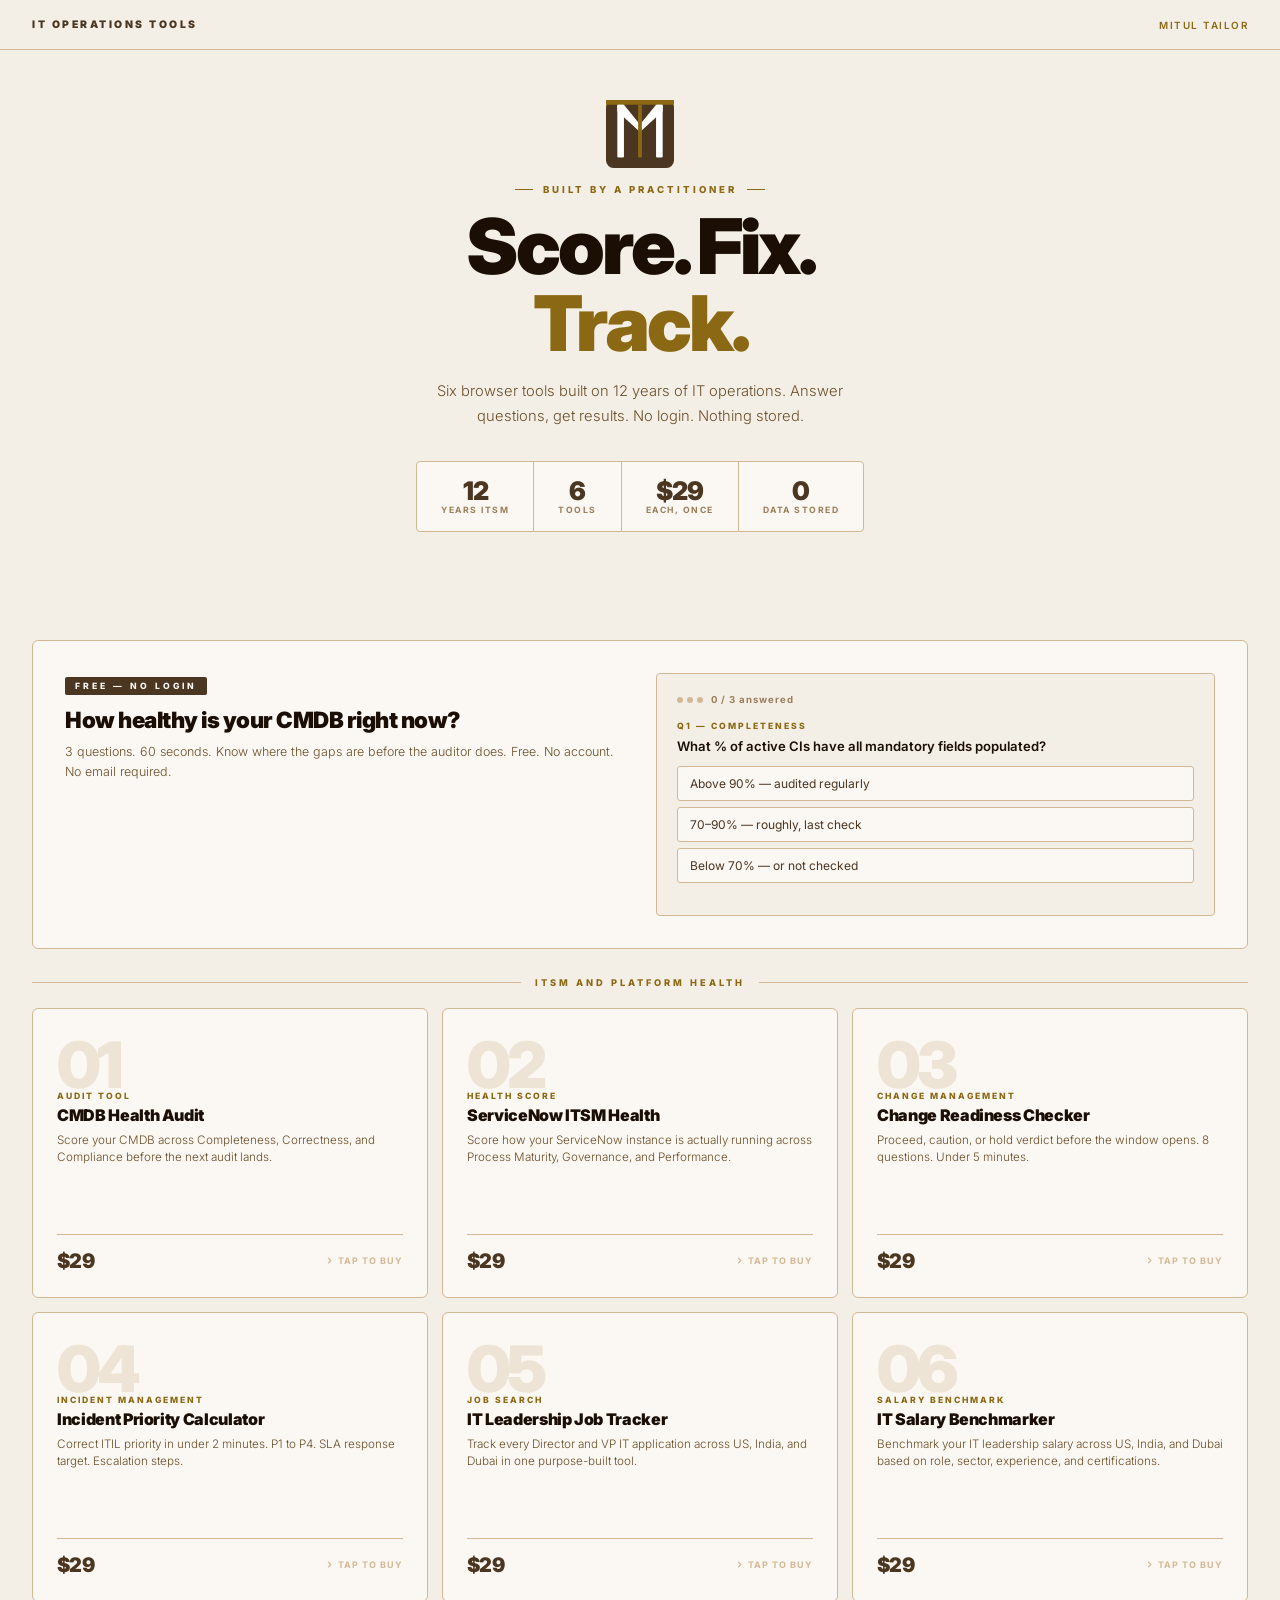
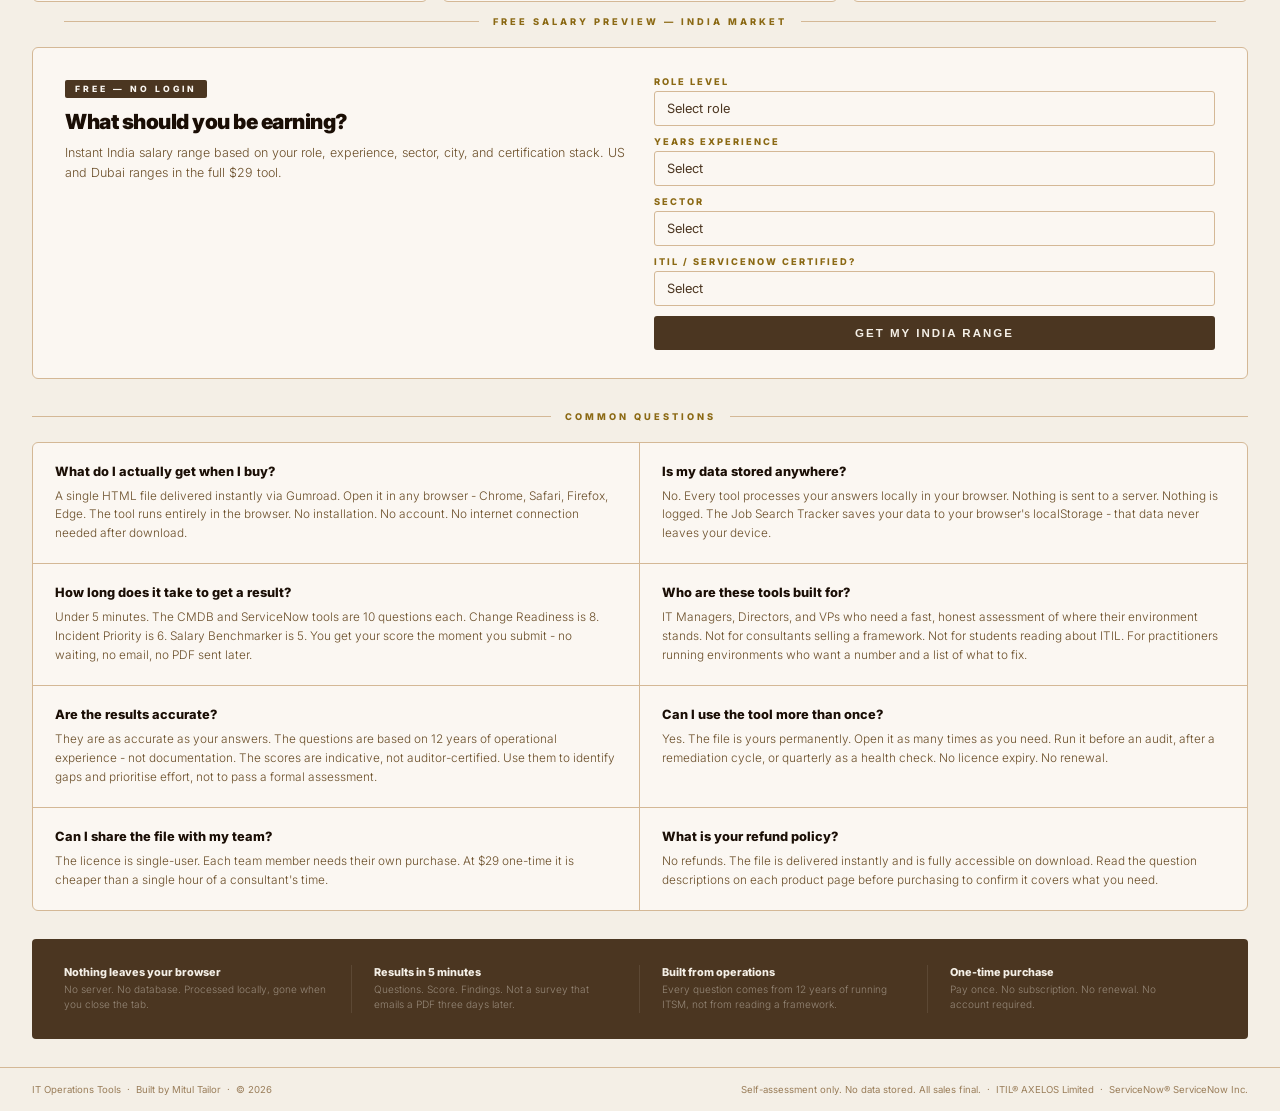
<file: index.html>
<!DOCTYPE html>
<html lang="en">
<head>
<meta charset="UTF-8">
<meta name="viewport" content="width=device-width, initial-scale=1.0">
<title>IT Operations Tools  -  Mitul Tailor</title>
<meta name="description" content="Six browser tools built on 12 years of IT operations. $29 each. No login. Nothing stored.">
<link href="https://fonts.googleapis.com/css2?family=Inter:ital,wght@0,300;0,400;0,600;0,700;0,800;0,900;1,300&display=swap" rel="stylesheet">
<style>
*,*::before,*::after{box-sizing:border-box;margin:0;padding:0}
html{scroll-behavior:smooth}
body{font-family:'Inter',sans-serif;background:#F4EFE6;color:#4B3621;min-height:100vh;overflow-x:hidden}

/* NAV */
nav{
  position:fixed;top:0;left:0;right:0;z-index:100;
  height:50px;padding:0 32px;
  display:flex;align-items:center;justify-content:space-between;
  background:rgba(244,239,230,0.92);
  backdrop-filter:blur(20px);
  -webkit-backdrop-filter:blur(20px);
  border-bottom:1px solid #D4B896;
}
.nav-brand{font-size:.65rem;font-weight:900;letter-spacing:2.5px;text-transform:uppercase;color:#4B3621;text-decoration:none}
.nav-link{font-size:.62rem;font-weight:600;letter-spacing:1.5px;text-transform:uppercase;color:#8B6914;text-decoration:none}

/* HERO */
.hero{padding:100px 32px 60px;display:flex;flex-direction:column;align-items:center;text-align:center}

.logo-mark{width:68px;height:68px;margin-bottom:16px;flex-shrink:0}

.hero-eyebrow{
  font-size:.6rem;font-weight:800;letter-spacing:3px;text-transform:uppercase;color:#8B6914;
  margin-bottom:14px;display:flex;align-items:center;gap:10px;
}
.hero-eyebrow::before,.hero-eyebrow::after{content:'';display:block;width:18px;height:1.5px;background:#8B6914}

.hero h1{font-size:clamp(2.8rem,6vw,5rem);font-weight:900;line-height:1.0;letter-spacing:-3px;color:#1A0E05;margin-bottom:16px}
.hero h1 .accent{color:#8B6914}

.hero-sub{font-size:.92rem;color:#6B4F2A;line-height:1.7;max-width:420px;margin-bottom:32px;font-weight:300}

.hero-stats{
  display:flex;gap:0;
  border:1px solid #D4B896;border-radius:4px;
  background:#FBF7F2;overflow:hidden;
  margin-bottom:48px;
}
.stat-block{display:flex;flex-direction:column;align-items:center;gap:2px;padding:16px 24px;border-right:1px solid #D4B896}
.stat-block:last-child{border-right:none}
.stat-num{font-size:1.6rem;font-weight:900;letter-spacing:-1px;color:#4B3621;line-height:1}
.stat-lbl{font-size:.54rem;font-weight:700;letter-spacing:1.5px;text-transform:uppercase;color:#9A7E5A}

/* SECTION LABEL */
.section-label{
  font-size:.58rem;font-weight:800;letter-spacing:3px;text-transform:uppercase;color:#8B6914;
  margin-bottom:20px;display:flex;align-items:center;gap:14px;padding:0 32px;
}
.section-label::before,.section-label::after{content:'';flex:1;height:1px;background:#D4B896}

/* GRID  -  desktop */
.grid{
  display:grid;
  grid-template-columns:repeat(3,1fr);
  gap:14px;
  padding:0 32px;
  margin-bottom:14px;
}

/* ── CARD ── */
.card{
  position:relative;
  border-radius:6px;
  overflow:hidden;
  border:1px solid #D4B896;
  cursor:pointer;
  /* flip container */
  perspective:1000px;
  transition:box-shadow .3s,transform .3s;
  /* height set via JS-friendly approach */
  height:290px;
}
.card:hover{
  box-shadow:0 20px 48px rgba(75,54,33,0.14),0 4px 12px rgba(75,54,33,0.07);
}

/* 3D flip inner  -  desktop hover + js tap class */
.card-inner{
  position:absolute;inset:0;
  transform-style:preserve-3d;
  transition:transform .55s cubic-bezier(.16,1,.3,1);
  border-radius:6px;
}

/* desktop: hover flips */
@media(hover:hover) and (pointer:fine){
  .card:hover .card-inner{transform:rotateY(180deg)}
}

/* js tap class  -  works on ALL devices */
.card.flipped .card-inner{transform:rotateY(180deg)}

/* FRONT & BACK */
.card-front,.card-back{
  position:absolute;inset:0;
  backface-visibility:hidden;
  -webkit-backface-visibility:hidden;
  padding:24px;
  display:flex;flex-direction:column;
  border-radius:6px;
}

/* FRONT */
.card-front{background:#FBF7F2;justify-content:space-between}
.cf-num{font-size:4rem;font-weight:900;letter-spacing:-4px;color:#EDE4D5;line-height:1;margin-bottom:-6px}
.cf-tag{font-size:.54rem;font-weight:800;letter-spacing:2px;text-transform:uppercase;color:#8B6914;margin-bottom:5px}
.cf-name{font-size:1rem;font-weight:900;letter-spacing:-.35px;color:#1A0E05;margin-bottom:7px;line-height:1.2}
.cf-desc{font-size:.73rem;color:#6B4F2A;line-height:1.5;font-weight:300}
.cf-bottom{display:flex;align-items:center;justify-content:space-between;padding-top:14px;border-top:1px solid #D4B896}
.cf-price{font-size:1.25rem;font-weight:900;letter-spacing:-.7px;color:#4B3621}
.cf-hint{font-size:.56rem;color:#D4B896;display:flex;align-items:center;gap:3px;font-weight:700;letter-spacing:1px;text-transform:uppercase}
.cf-hint svg{width:11px;height:11px}

/* BACK */
.card-back{transform:rotateY(180deg);justify-content:space-between}
.card[data-c="1"] .card-back{background:#4B3621}
.card[data-c="2"] .card-back{background:#8B6914}
.card[data-c="3"] .card-back{background:#1A0E05}
.card[data-c="4"] .card-back{background:#6B4F2A}
.card[data-c="5"] .card-back{background:#9A7E5A}
.card[data-c="6"] .card-back{background:#7A6040}
.cb-tag{font-size:.54rem;font-weight:800;letter-spacing:2px;text-transform:uppercase;color:rgba(244,239,230,.5);margin-bottom:5px}
.cb-name{font-size:.96rem;font-weight:900;letter-spacing:-.3px;color:#F4EFE6;margin-bottom:12px;line-height:1.2}
.cb-feats{display:flex;flex-direction:column;gap:5px;flex:1}
.cb-feats span{font-size:.69rem;color:rgba(244,239,230,.65);display:flex;align-items:flex-start;gap:6px;line-height:1.4}
.cb-feats span::before{content:'';display:block;width:3px;height:3px;border-radius:50%;background:rgba(244,239,230,.35);flex-shrink:0;margin-top:5px}
.cb-buy{display:flex;flex-direction:column;gap:7px;padding-top:12px;border-top:1px solid rgba(244,239,230,.12)}
.cb-price{display:flex;align-items:baseline;gap:4px}
.cb-price-big{font-size:1.6rem;font-weight:900;letter-spacing:-1px;color:#F4EFE6;line-height:1}
.cb-price-sub{font-size:.6rem;color:rgba(244,239,230,.4)}
.cb-btn{
  display:flex;align-items:center;justify-content:center;gap:5px;
  padding:11px;background:rgba(244,239,230,.14);border:1px solid rgba(244,239,230,.22);
  border-radius:4px;font-size:.72rem;font-weight:800;letter-spacing:.3px;
  color:#F4EFE6;text-decoration:none;transition:background .2s;
}
.cb-btn:hover,.cb-btn:active{background:rgba(244,239,230,.26)}
.cb-note{font-size:.54rem;color:rgba(244,239,230,.28);text-align:center}

/* ── MOBILE  -  below 640px ──────────────────────────────────
   Disable flip entirely. Show static card with all info visible.
   Buy button always visible. No interaction needed to purchase.
─────────────────────────────────────────────────────────── */
@media(max-width:640px){
  .grid{grid-template-columns:1fr;padding:0 16px;gap:12px}
  .section-label{padding:0 16px}
  nav{padding:0 16px}
  .hero{padding:82px 16px 48px}
  .hero-stats{flex-wrap:wrap;justify-content:center}
  .stat-block{padding:12px 16px}

  /* kill the 3d flip on mobile */
  .card{height:auto;perspective:none;cursor:default}
  .card-inner{position:static;transform:none !important;transform-style:flat}
  .card-front{display:none !important}
  .card-back{
    position:static;
    transform:none !important;
    backface-visibility:visible;
    -webkit-backface-visibility:visible;
    padding:20px;
    border-radius:5px;
  }
  /* make every card show its back (buy state) always on mobile */
  .card[data-c="1"] .card-back,
  .card[data-c="2"] .card-back,
  .card[data-c="3"] .card-back,
  .card[data-c="4"] .card-back,
  .card[data-c="5"] .card-back,
  .card[data-c="6"] .card-back{display:flex;flex-direction:column;border-radius:5px}
  .cb-feats{margin-bottom:8px}
  .cb-btn{padding:14px}
}

/* ── TABLET  -  641 to 900px ── */
@media(min-width:641px) and (max-width:900px){
  .grid{grid-template-columns:repeat(2,1fr);padding:0 24px;gap:12px}
  .section-label{padding:0 24px}
  nav{padding:0 24px}
  .hero{padding:90px 24px 52px}
  .card{height:280px}
}

/* WHY STRIP */
.why-strip{
  margin:28px 32px 0;padding:26px 32px;
  background:#4B3621;border-radius:4px;
  display:grid;grid-template-columns:repeat(4,1fr);gap:0;
}
.why-item{padding:0 22px;border-right:1px solid rgba(244,239,230,.1)}
.why-item:first-child{padding-left:0}
.why-item:last-child{border-right:none}
.why-title{font-size:.68rem;font-weight:800;color:#F4EFE6;margin-bottom:3px}
.why-body{font-size:.63rem;color:rgba(244,239,230,.44);line-height:1.55;font-weight:300}

@media(max-width:640px){
  .why-strip{grid-template-columns:repeat(2,1fr);margin:20px 16px 0;padding:20px}
  .why-item{border-right:none;border-bottom:1px solid rgba(244,239,230,.1);padding:12px 0}
  .why-item:nth-child(3),.why-item:last-child{border-bottom:none}
}
@media(min-width:641px) and (max-width:900px){
  .why-strip{grid-template-columns:repeat(2,1fr);margin:20px 24px 0}
  .why-item:nth-child(2){border-right:none}
  .why-item:nth-child(3){border-right:1px solid rgba(244,239,230,.1)}
}

/* FOOTER */
footer{
  padding:16px 32px;margin-top:28px;
  display:flex;justify-content:space-between;align-items:center;
  border-top:1px solid #D4B896;
  font-size:.6rem;color:#9A7E5A;flex-wrap:wrap;gap:6px;
}
footer a{color:#9A7E5A;text-decoration:none}
@media(max-width:640px){footer{flex-direction:column;text-align:center;padding:14px 16px}}

/* SCROLL REVEAL */
.fade-up{opacity:0;transform:translateY(16px);transition:opacity .7s cubic-bezier(.16,1,.3,1),transform .7s cubic-bezier(.16,1,.3,1)}
.fade-up.in{opacity:1;transform:translateY(0)}

/* FAQ */
.faq{padding:0 32px;margin:32px 0 0}
.faq-title{font-size:.58rem;font-weight:800;letter-spacing:3px;text-transform:uppercase;color:#8B6914;margin-bottom:20px;display:flex;align-items:center;gap:14px}
.faq-title::before,.faq-title::after{content:'';flex:1;height:1px;background:#D4B896}
.faq-grid{display:grid;grid-template-columns:repeat(2,1fr);gap:0;border:1px solid #D4B896;border-radius:6px;overflow:hidden;background:#FBF7F2}
.faq-item{padding:20px 22px;border-bottom:1px solid #D4B896;border-right:1px solid #D4B896}
.faq-item:nth-child(2n){border-right:none}
.faq-item:nth-last-child(-n+2){border-bottom:none}
.faq-q{font-size:.8rem;font-weight:800;color:#1A0E05;margin-bottom:6px;line-height:1.4}
.faq-a{font-size:.74rem;color:#6B4F2A;line-height:1.6;font-weight:300}
.faq-a a{color:#8B6914;text-decoration:none;font-weight:600}
@media(max-width:640px){
  .faq{padding:0 16px}
  .faq-grid{grid-template-columns:1fr}
  .faq-item{border-right:none}
  .faq-item:nth-last-child(-n+2){border-bottom:1px solid #D4B896}
  .faq-item:last-child{border-bottom:none}
}
@media(min-width:641px) and (max-width:900px){
  .faq{padding:0 24px}
}

/* FREE CMDB CHECK SECTION */
.free-section{padding:0 32px;margin-bottom:28px}
.free-banner{background:#FBF7F2;border:1px solid #D4B896;border-radius:6px;padding:32px;display:grid;grid-template-columns:1fr 1fr;gap:32px;align-items:start}
.free-left .free-badge{font-size:.54rem;font-weight:800;letter-spacing:3px;text-transform:uppercase;color:#FBF7F2;background:#4B3621;padding:4px 10px;border-radius:2px;display:inline-block;margin-bottom:12px}
.free-left h2{font-size:1.4rem;font-weight:900;color:#1A0E05;letter-spacing:-.5px;line-height:1.2;margin-bottom:8px}
.free-left p{font-size:.78rem;color:#6B4F2A;line-height:1.6;font-weight:300}
.free-quiz{background:#F4EFE6;border:1px solid #D4B896;border-radius:4px;padding:20px}
.fq-label{font-size:.54rem;font-weight:800;letter-spacing:2px;text-transform:uppercase;color:#8B6914;margin-bottom:6px}
.fq-text{font-size:.82rem;font-weight:600;color:#1A0E05;margin-bottom:10px;line-height:1.4}
.fq-opts{display:flex;flex-direction:column;gap:6px;margin-bottom:12px}
.fq-opt{padding:9px 12px;border:1px solid #D4B896;border-radius:3px;cursor:pointer;font-size:.75rem;color:#4B3621;transition:all .15s;background:#FBF7F2}
.fq-opt:hover{border-color:#8B6914;background:#F4EFE6;color:#4B3621}
.fq-opt.fq-sel{border-color:#FBF7F2;background:#4B3621;color:#F4EFE6}
.fq-progress{display:flex;align-items:center;gap:8px;margin-bottom:16px}
.fq-dots{display:flex;gap:4px}
.fq-dot{width:6px;height:6px;border-radius:50%;background:#D4B896}
.fq-dot.fq-done{background:#8B6914}
.fq-pct{font-size:.6rem;color:#9A7E5A;font-weight:700;letter-spacing:1px}
.fq-btn{width:100%;padding:11px;background:#4B3621;color:#F4EFE6;border:none;border-radius:3px;font-size:.72rem;font-weight:800;letter-spacing:2px;text-transform:uppercase;cursor:pointer;transition:opacity .2s}
.fq-btn:hover{opacity:.85}
.fq-btn:disabled{opacity:.35;cursor:not-allowed}
.fq-result{display:none}
.fq-score-row{display:flex;align-items:center;gap:16px;margin-bottom:12px}
.fq-score-big{font-size:2.4rem;font-weight:900;color:#D4B896;letter-spacing:-2px;line-height:1;filter:blur(6px);user-select:none;cursor:not-allowed}
.fq-score-sub{font-size:.6rem;font-weight:700;letter-spacing:1.5px;text-transform:uppercase;color:#8B6914}
.fq-verdict{font-size:.75rem;color:#6B4F2A;line-height:1.5;margin-bottom:14px}
.fq-gaps{margin-bottom:14px}
.fq-gap{font-size:.7rem;color:#4B3621;padding:4px 0;border-bottom:1px solid #D4B896;line-height:1.4}
.fq-gap:last-child{border-bottom:none}
.fq-gap::before{content:"→ ";color:#8B6914;font-weight:700}
.fq-upsell{background:#4B3621;border-radius:3px;padding:12px}
.fq-upsell-h{font-size:.72rem;font-weight:800;color:#F4EFE6;margin-bottom:4px}
.fq-upsell-sub{font-size:.65rem;color:rgba(244,239,230,.6);margin-bottom:10px;line-height:1.4}
.fq-upsell-btn{display:inline-block;padding:9px 18px;background:#8B6914;color:#F4EFE6;border-radius:3px;font-size:.68rem;font-weight:800;letter-spacing:1.5px;text-transform:uppercase;text-decoration:none;transition:opacity .2s}
.fq-upsell-btn:hover{opacity:.85}

/* SALARY PREVIEW SECTION */
.sal-section{padding:0 32px;margin-bottom:0}
.sal-banner{background:#FBF7F2;border:1px solid #D4B896;border-radius:6px;padding:28px 32px;display:grid;grid-template-columns:1fr 1fr;gap:28px;align-items:start}
.sal-left .sal-badge{font-size:.54rem;font-weight:800;letter-spacing:3px;text-transform:uppercase;color:#FBF7F2;background:#4B3621;padding:4px 10px;border-radius:2px;display:inline-block;margin-bottom:12px}
.sal-left h2{font-size:1.3rem;font-weight:900;color:#1A0E05;letter-spacing:-.5px;line-height:1.2;margin-bottom:8px}
.sal-left p{font-size:.78rem;color:#6B4F2A;line-height:1.6;font-weight:300}
.sal-form{display:flex;flex-direction:column;gap:10px}
.sf-field{display:flex;flex-direction:column;gap:4px}
.sf-label{font-size:.58rem;font-weight:800;letter-spacing:2px;text-transform:uppercase;color:#8B6914}
.sf-select{padding:9px 12px;border:1px solid #D4B896;border-radius:3px;background:#FBF7F2;color:#4B3621;font-size:.8rem;font-family:'Inter',sans-serif;appearance:none;cursor:pointer}
.sf-select:focus{outline:none;border-color:#4B3621}
.sf-btn{padding:11px;background:#4B3621;color:#F4EFE6;border:none;border-radius:3px;font-size:.72rem;font-weight:800;letter-spacing:2px;text-transform:uppercase;cursor:pointer;transition:opacity .2s}
.sf-btn:hover{opacity:.85}
.sal-result{display:none;flex-direction:column;gap:10px}
.sal-india{background:#F4EFE6;border:1px solid #D4B896;border-radius:3px;padding:14px}
.sal-india-lbl{font-size:.55rem;font-weight:800;letter-spacing:2px;text-transform:uppercase;color:#8B6914;margin-bottom:4px}
.sal-india-range{font-size:1.4rem;font-weight:900;color:#1A0E05;letter-spacing:-1px;margin-bottom:4px}
.sal-india-note{font-size:.68rem;color:#6B4F2A;line-height:1.5}
.sal-locked{background:#4B3621;border-radius:3px;padding:12px;display:flex;align-items:center;justify-content:space-between;gap:10px}
.sal-locked-lbl{font-size:.6rem;font-weight:800;letter-spacing:1.5px;text-transform:uppercase;color:#8B6914;margin-bottom:2px}
.sal-locked-range{font-size:.85rem;font-weight:900;color:rgba(244,239,230,.2);filter:blur(4px);user-select:none}
.sal-lock-btn{flex-shrink:0;padding:8px 14px;background:#8B6914;color:#F4EFE6;border-radius:3px;font-size:.62rem;font-weight:800;letter-spacing:1.5px;text-transform:uppercase;text-decoration:none;white-space:nowrap}

@media(max-width:900px){
  .free-banner,.sal-banner{grid-template-columns:1fr}
  .free-section,.sal-section{padding:0 16px}
}
@media(max-width:640px){
  .free-section,.sal-section{padding:0 16px}
}
</style>
</head>
<body>

<nav>
  <a class="nav-brand" href="#">IT Operations Tools</a>
  <a class="nav-link" href="https://linkedin.com/in/mitultailor" target="_blank">Mitul Tailor</a>
</nav>

<section class="hero">
  <svg class="logo-mark" viewBox="0 0 72 72" role="img" aria-label="Mitul Tailor MT monogram">
    <rect x="0" y="0" width="72" height="72" rx="8" fill="#4B3621"/>
    <rect x="0" y="0" width="72" height="5" fill="#8B6914"/>
    <rect x="12" y="5" width="7" height="56" rx="1.5" fill="white"/>
    <rect x="53" y="5" width="7" height="56" rx="1.5" fill="white"/>
    <polygon points="12,5 19,5 36,26 53,5 60,5 60,12 36,34 12,12" fill="white"/>
    <rect x="34" y="5" width="4" height="56" rx="1.5" fill="#8B6914"/>
  </svg>
  <div class="hero-eyebrow">Built by a practitioner</div>
  <h1>Score. Fix.<br><span class="accent">Track.</span></h1>
  <p class="hero-sub">Six browser tools built on 12 years of IT operations. Answer questions, get results. No login. Nothing stored.</p>
  <div class="hero-stats">
    <div class="stat-block"><div class="stat-num">12</div><div class="stat-lbl">Years ITSM</div></div>
    <div class="stat-block"><div class="stat-num">6</div><div class="stat-lbl">Tools</div></div>
    <div class="stat-block"><div class="stat-num">$29</div><div class="stat-lbl">Each, once</div></div>
    <div class="stat-block"><div class="stat-num">0</div><div class="stat-lbl">Data stored</div></div>
  </div>
</section>


<div class="free-section">
  <div class="free-banner">
    <div class="free-left">
      <span class="free-badge">Free — No Login</span>
      <h2>How healthy is your CMDB right now?</h2>
      <p>3 questions. 60 seconds. Know where the gaps are before the auditor does. Free. No account. No email required.</p>
    </div>
    <div class="free-quiz">
      <div class="fq-progress">
        <div class="fq-dots">
          <div class="fq-dot" id="fqd1"></div>
          <div class="fq-dot" id="fqd2"></div>
          <div class="fq-dot" id="fqd3"></div>
        </div>
        <span class="fq-pct" id="fqPct">0 / 3 answered</span>
      </div>
      <div id="fqQuiz">
        <div id="fqQ1">
          <div class="fq-label">Q1 — Completeness</div>
          <div class="fq-text">What % of active CIs have all mandatory fields populated?</div>
          <div class="fq-opts">
            <div class="fq-opt" onclick="fqPick(1,10,this)">Above 90% — audited regularly</div>
            <div class="fq-opt" onclick="fqPick(1,6,this)">70–90% — roughly, last check</div>
            <div class="fq-opt" onclick="fqPick(1,3,this)">Below 70% — or not checked</div>
          </div>
        </div>
        <div id="fqQ2" style="display:none">
          <div class="fq-label">Q2 — Correctness</div>
          <div class="fq-text">When did you last physically verify CI records against actual assets?</div>
          <div class="fq-opts">
            <div class="fq-opt" onclick="fqPick(2,10,this)">Within 6 months</div>
            <div class="fq-opt" onclick="fqPick(2,5,this)">6–18 months ago</div>
            <div class="fq-opt" onclick="fqPick(2,2,this)">Over 18 months — or never</div>
          </div>
        </div>
        <div id="fqQ3" style="display:none">
          <div class="fq-label">Q3 — Compliance</div>
          <div class="fq-text">Is the CMDB used for change impact analysis before every change?</div>
          <div class="fq-opts">
            <div class="fq-opt" onclick="fqPick(3,10,this)">Yes — mandatory step</div>
            <div class="fq-opt" onclick="fqPick(3,5,this)">Sometimes — depends on owner</div>
            <div class="fq-opt" onclick="fqPick(3,1,this)">Rarely or never</div>
          </div>
        </div>
      </div>
      <div class="fq-result" id="fqResult">
        <div class="fq-score-row">
          <div>
            <div class="fq-score-big">XX</div>
            <div class="fq-score-sub">out of 100</div>
          </div>
          <div class="fq-verdict">Your score is ready. The full 10-question audit reveals your exact number across Completeness, Correctness, and Compliance — with a prioritised gap list.</div>
        </div>
        <div class="fq-upsell">
          <div class="fq-upsell-h">Unlock your full CMDB Health Score</div>
          <div class="fq-upsell-sub">10 questions. Score out of 100. Dimension breakdown. Prioritised gap list with specific next actions. One-time $29.</div>
          <a href="https://meetulista.gumroad.com/l/cmdb-audit-tool" class="fq-upsell-btn" target="_blank">Unlock the full audit</a>
        </div>
      </div>
    </div>
  </div>
</div>

<div class="section-label"><span>ITSM and Platform Health</span></div>

<div class="grid">

  <div class="card fade-up" data-c="1" style="transition-delay:.00s">
    <div class="card-inner">
      <div class="card-front">
        <div><div class="cf-num">01</div><div class="cf-tag">Audit Tool</div><div class="cf-name">CMDB Health Audit</div><div class="cf-desc">Score your CMDB across Completeness, Correctness, and Compliance before the next audit lands.</div></div>
        <div class="cf-bottom"><div class="cf-price">$29</div><div class="cf-hint"><svg viewBox="0 0 24 24" fill="none" stroke="currentColor" stroke-width="2.5"><path d="M9 18l6-6-6-6"/></svg>Tap to buy</div></div>
      </div>
      <div class="card-back">
        <div><div class="cb-tag">Audit Tool</div><div class="cb-name">CMDB Health Audit</div><div class="cb-feats"><span>10 questions across the three dimensions every audit checks</span><span>Instant score with dimension breakdown</span><span>Prioritised gap list with specific next actions</span></div></div>
        <div class="cb-buy"><div class="cb-price"><span class="cb-price-big">$29</span><span class="cb-price-sub">one-time</span></div><a class="cb-btn" href="https://meetulista.gumroad.com/l/cmdb-audit-tool" target="_blank">Get CMDB Audit &#8594;</a><div class="cb-note">No refunds. Instant delivery.</div></div>
      </div>
    </div>
  </div>

  <div class="card fade-up" data-c="2" style="transition-delay:.08s">
    <div class="card-inner">
      <div class="card-front">
        <div><div class="cf-num">02</div><div class="cf-tag">Health Score</div><div class="cf-name">ServiceNow ITSM Health</div><div class="cf-desc">Score how your ServiceNow instance is actually running across Process Maturity, Governance, and Performance.</div></div>
        <div class="cf-bottom"><div class="cf-price">$29</div><div class="cf-hint"><svg viewBox="0 0 24 24" fill="none" stroke="currentColor" stroke-width="2.5"><path d="M9 18l6-6-6-6"/></svg>Tap to buy</div></div>
      </div>
      <div class="card-back">
        <div><div class="cb-tag">Health Score</div><div class="cb-name">ServiceNow ITSM Health</div><div class="cb-feats"><span>10 questions. Score out of 100. Dimension breakdown.</span><span>Covers incident process, change governance, SLA performance</span><span>Built on real operational use, not documentation</span></div></div>
        <div class="cb-buy"><div class="cb-price"><span class="cb-price-big">$29</span><span class="cb-price-sub">one-time</span></div><a class="cb-btn" href="https://meetulista.gumroad.com/l/servicenow-itsm-health" target="_blank">Get ITSM Health &#8594;</a><div class="cb-note">No refunds. Instant delivery.</div></div>
      </div>
    </div>
  </div>

  <div class="card fade-up" data-c="3" style="transition-delay:.16s">
    <div class="card-inner">
      <div class="card-front">
        <div><div class="cf-num">03</div><div class="cf-tag">Change Management</div><div class="cf-name">Change Readiness Checker</div><div class="cf-desc">Proceed, caution, or hold verdict before the window opens. 8 questions. Under 5 minutes.</div></div>
        <div class="cf-bottom"><div class="cf-price">$29</div><div class="cf-hint"><svg viewBox="0 0 24 24" fill="none" stroke="currentColor" stroke-width="2.5"><path d="M9 18l6-6-6-6"/></svg>Tap to buy</div></div>
      </div>
      <div class="card-back">
        <div><div class="cb-tag">Change Management</div><div class="cb-name">Change Readiness Checker</div><div class="cb-feats"><span>8 questions across Definition, Technical Readiness, Governance</span><span>Proceed, caution, or hold recommendation</span><span>Specific gaps to close before implementation</span></div></div>
        <div class="cb-buy"><div class="cb-price"><span class="cb-price-big">$29</span><span class="cb-price-sub">one-time</span></div><a class="cb-btn" href="https://meetulista.gumroad.com/l/it-change-readiness-checker" target="_blank">Get Change Checker &#8594;</a><div class="cb-note">No refunds. Instant delivery.</div></div>
      </div>
    </div>
  </div>

  <div class="card fade-up" data-c="4" style="transition-delay:.24s">
    <div class="card-inner">
      <div class="card-front">
        <div><div class="cf-num">04</div><div class="cf-tag">Incident Management</div><div class="cf-name">Incident Priority Calculator</div><div class="cf-desc">Correct ITIL priority in under 2 minutes. P1 to P4. SLA response target. Escalation steps.</div></div>
        <div class="cf-bottom"><div class="cf-price">$29</div><div class="cf-hint"><svg viewBox="0 0 24 24" fill="none" stroke="currentColor" stroke-width="2.5"><path d="M9 18l6-6-6-6"/></svg>Tap to buy</div></div>
      </div>
      <div class="card-back">
        <div><div class="cb-tag">Incident Management</div><div class="cb-name">Incident Priority Calculator</div><div class="cb-feats"><span>6 questions across impact and urgency</span><span>P1 to P4 result with SLA response target</span><span>Specific escalation steps for each priority level</span></div></div>
        <div class="cb-buy"><div class="cb-price"><span class="cb-price-big">$29</span><span class="cb-price-sub">one-time</span></div><a class="cb-btn" href="https://meetulista.gumroad.com/l/it-incident-priority-calculator" target="_blank">Get Priority Calc &#8594;</a><div class="cb-note">No refunds. Instant delivery.</div></div>
      </div>
    </div>
  </div>

  <div class="card fade-up" data-c="5" style="transition-delay:.32s">
    <div class="card-inner">
      <div class="card-front">
        <div><div class="cf-num">05</div><div class="cf-tag">Job Search</div><div class="cf-name">IT Leadership Job Tracker</div><div class="cf-desc">Track every Director and VP IT application across US, India, and Dubai in one purpose-built tool.</div></div>
        <div class="cf-bottom"><div class="cf-price">$29</div><div class="cf-hint"><svg viewBox="0 0 24 24" fill="none" stroke="currentColor" stroke-width="2.5"><path d="M9 18l6-6-6-6"/></svg>Tap to buy</div></div>
      </div>
      <div class="card-back">
        <div><div class="cb-tag">Job Search</div><div class="cb-name">IT Leadership Job Tracker</div><div class="cb-feats"><span>Five-gate evaluation and ATS score per application</span><span>Email cadence tracker with overdue alerts. Three markets.</span><span>Export to CSV. Saves in browser. No login.</span></div></div>
        <div class="cb-buy"><div class="cb-price"><span class="cb-price-big">$29</span><span class="cb-price-sub">one-time</span></div><a class="cb-btn" href="https://meetulista.gumroad.com/l/it-leadership-job-tracker" target="_blank">Get Job Tracker &#8594;</a><div class="cb-note">No refunds. Instant delivery.</div></div>
      </div>
    </div>
  </div>

  <div class="card fade-up" data-c="6" style="transition-delay:.40s">
    <div class="card-inner">
      <div class="card-front">
        <div><div class="cf-num">06</div><div class="cf-tag">Salary Benchmark</div><div class="cf-name">IT Salary Benchmarker</div><div class="cf-desc">Benchmark your IT leadership salary across US, India, and Dubai based on role, sector, experience, and certifications.</div></div>
        <div class="cf-bottom"><div class="cf-price">$29</div><div class="cf-hint"><svg viewBox="0 0 24 24" fill="none" stroke="currentColor" stroke-width="2.5"><path d="M9 18l6-6-6-6"/></svg>Tap to buy</div></div>
      </div>
      <div class="card-back">
        <div><div class="cb-tag">Salary Benchmark</div><div class="cb-name">IT Salary Benchmarker</div><div class="cb-feats"><span>5 inputs. Instant ranges for all three markets.</span><span>Covers Manager, Director, VP, and CIO levels</span><span>Certification and sector premium explained per profile</span></div></div>
        <div class="cb-buy"><div class="cb-price"><span class="cb-price-big">$29</span><span class="cb-price-sub">one-time</span></div><a class="cb-btn" href="https://meetulista.gumroad.com/l/it-leadership-salary-benchmarker" target="_blank">Get Salary Tool &#8594;</a><div class="cb-note">No refunds. Instant delivery.</div></div>
      </div>
    </div>
  </div>

</div>



<div class="sal-section">
  <div class="section-label"><span>Free Salary Preview — India Market</span></div>
  <div class="sal-banner">
    <div class="sal-left">
      <span class="sal-badge">Free — No Login</span>
      <h2>What should you be earning?</h2>
      <p>Instant India salary range based on your role, experience, sector, city, and certification stack. US and Dubai ranges in the full $29 tool.</p>
    </div>
    <div>
      <div class="sal-form" id="salForm">
        <div class="sf-field">
          <label class="sf-label">Role level</label>
          <select class="sf-select" id="salRole">
            <option value="">Select role</option>
            <option value="manager">IT Manager / Service Desk Manager</option>
            <option value="senior_manager">Senior Manager IT</option>
            <option value="director">Director of IT</option>
            <option value="vp">VP of IT / VP Technology</option>
            <option value="cio">CIO / Head of IT</option>
          </select>
        </div>
        <div class="sf-field">
          <label class="sf-label">Years experience</label>
          <select class="sf-select" id="salExp">
            <option value="">Select</option>
            <option value="5">5–8 years</option>
            <option value="10">8–12 years</option>
            <option value="15">12–18 years</option>
            <option value="20">18+ years</option>
          </select>
        </div>
        <div class="sf-field">
          <label class="sf-label">Sector</label>
          <select class="sf-select" id="salSector">
            <option value="">Select</option>
            <option value="fs">Banking / BFSI</option>
            <option value="tech">Technology / SaaS</option>
            <option value="ps">Professional Services</option>
            <option value="pharma">Pharma / Healthcare</option>
            <option value="other">Other</option>
          </select>
        </div>
        <div class="sf-field">
          <label class="sf-label">ITIL / ServiceNow certified?</label>
          <select class="sf-select" id="salCert">
            <option value="">Select</option>
            <option value="both">Both ITIL and ServiceNow CSA</option>
            <option value="one">One of the two</option>
            <option value="none">Neither</option>
          </select>
        </div>
        <button class="sf-btn" onclick="salCalc()">Get My India Range</button>
      </div>
      <div class="sal-result" id="salResult">
        <div class="sal-india">
          <div class="sal-india-lbl">Your Salary Benchmark is Ready</div>
          <div class="sal-india-range" style="filter:blur(7px);user-select:none;cursor:not-allowed">₹XX — ₹XXL</div>
          <div class="sal-india-note">India, US, and Dubai ranges calculated for your profile. Unlock all three markets below.</div>
        </div>
        <div class="sal-locked">
          <div>
            <div class="sal-locked-lbl">India Market Range</div>
            <div class="sal-locked-range">₹XX — ₹XXL CTC</div>
          </div>
          <a href="https://meetulista.gumroad.com/l/it-leadership-salary-benchmarker" class="sal-lock-btn" target="_blank">Unlock the full tool</a>
        </div>
        <div class="sal-locked">
          <div>
            <div class="sal-locked-lbl">US Market Range</div>
            <div class="sal-locked-range">$XXX,XXX — $XXX,XXX</div>
          </div>
          <a href="https://meetulista.gumroad.com/l/it-leadership-salary-benchmarker" class="sal-lock-btn" target="_blank">Unlock the full tool</a>
        </div>
        <div class="sal-locked">
          <div>
            <div class="sal-locked-lbl">Dubai / UAE Range</div>
            <div class="sal-locked-range">AED XX,XXX — AED XX,XXX/mo</div>
          </div>
          <a href="https://meetulista.gumroad.com/l/it-leadership-salary-benchmarker" class="sal-lock-btn" target="_blank">Unlock the full tool</a>
        </div>
      </div>
    </div>
  </div>
</div>

<!-- FAQ -->
<div class="faq">
  <div class="faq-title"><span>Common Questions</span></div>
  <div class="faq-grid">

    <div class="faq-item">
      <div class="faq-q">What do I actually get when I buy?</div>
      <div class="faq-a">A single HTML file delivered instantly via Gumroad. Open it in any browser  -  Chrome, Safari, Firefox, Edge. The tool runs entirely in the browser. No installation. No account. No internet connection needed after download.</div>
    </div>

    <div class="faq-item">
      <div class="faq-q">Is my data stored anywhere?</div>
      <div class="faq-a">No. Every tool processes your answers locally in your browser. Nothing is sent to a server. Nothing is logged. The Job Search Tracker saves your data to your browser's localStorage  -  that data never leaves your device.</div>
    </div>

    <div class="faq-item">
      <div class="faq-q">How long does it take to get a result?</div>
      <div class="faq-a">Under 5 minutes. The CMDB and ServiceNow tools are 10 questions each. Change Readiness is 8. Incident Priority is 6. Salary Benchmarker is 5. You get your score the moment you submit  -  no waiting, no email, no PDF sent later.</div>
    </div>

    <div class="faq-item">
      <div class="faq-q">Who are these tools built for?</div>
      <div class="faq-a">IT Managers, Directors, and VPs who need a fast, honest assessment of where their environment stands. Not for consultants selling a framework. Not for students reading about ITIL. For practitioners running environments who want a number and a list of what to fix.</div>
    </div>

    <div class="faq-item">
      <div class="faq-q">Are the results accurate?</div>
      <div class="faq-a">They are as accurate as your answers. The questions are based on 12 years of operational experience  -  not documentation. The scores are indicative, not auditor-certified. Use them to identify gaps and prioritise effort, not to pass a formal assessment.</div>
    </div>

    <div class="faq-item">
      <div class="faq-q">Can I use the tool more than once?</div>
      <div class="faq-a">Yes. The file is yours permanently. Open it as many times as you need. Run it before an audit, after a remediation cycle, or quarterly as a health check. No licence expiry. No renewal.</div>
    </div>

    <div class="faq-item">
      <div class="faq-q">Can I share the file with my team?</div>
      <div class="faq-a">The licence is single-user. Each team member needs their own purchase. At $29 one-time it is cheaper than a single hour of a consultant's time.</div>
    </div>

    <div class="faq-item">
      <div class="faq-q">What is your refund policy?</div>
      <div class="faq-a">No refunds. The file is delivered instantly and is fully accessible on download. Read the question descriptions on each product page before purchasing to confirm it covers what you need.</div>
    </div>

  </div>
</div>

<div class="why-strip">
  <div class="why-item"><div class="why-title">Nothing leaves your browser</div><div class="why-body">No server. No database. Processed locally, gone when you close the tab.</div></div>
  <div class="why-item"><div class="why-title">Results in 5 minutes</div><div class="why-body">Questions. Score. Findings. Not a survey that emails a PDF three days later.</div></div>
  <div class="why-item"><div class="why-title">Built from operations</div><div class="why-body">Every question comes from 12 years of running ITSM, not from reading a framework.</div></div>
  <div class="why-item"><div class="why-title">One-time purchase</div><div class="why-body">Pay once. No subscription. No renewal. No account required.</div></div>
</div>

<footer>
  <span>IT Operations Tools &nbsp;&middot;&nbsp; Built by <a href="https://linkedin.com/in/mitultailor" target="_blank">Mitul Tailor</a> &nbsp;&middot;&nbsp; &copy; 2026</span>
  <span>Self-assessment only. No data stored. All sales final. &nbsp;&middot;&nbsp; ITIL&reg; AXELOS Limited &nbsp;&middot;&nbsp; ServiceNow&reg; ServiceNow Inc.</span>
</footer>

<script>

// FREE CMDB QUIZ
const fqA={};
function fqPick(q,val,el){
  el.parentElement.querySelectorAll('.fq-opt').forEach(o=>o.classList.remove('fq-sel'));
  el.classList.add('fq-sel');
  fqA[q]=val;
  document.getElementById('fqd'+q).classList.add('fq-done');
  const answered=Object.keys(fqA).length;
  document.getElementById('fqPct').textContent=answered+' / 3 answered';
  setTimeout(()=>{
    if(q<3){
      document.getElementById('fqQ'+q).style.display='none';
      document.getElementById('fqQ'+(q+1)).style.display='block';
    } else {
      fqShow();
    }
  },300);
}
function fqShow(){
  document.getElementById('fqQuiz').style.display='none';
  document.getElementById('fqResult').style.display='block';
}


// SALARY CALCULATOR

function salCalc(){
  const r=document.getElementById('salRole').value;
  const e=document.getElementById('salExp').value;
  const s=document.getElementById('salSector').value;
  const c=document.getElementById('salCert').value;
  if(!r||!e||!s||!c){alert('Please fill in all 4 fields.');return;}
  document.getElementById('salForm').style.display='none';
  document.getElementById('salResult').style.display='flex';
}

// SCROLL REVEAL
const io=new IntersectionObserver(entries=>{entries.forEach(e=>{if(e.isIntersecting){e.target.classList.add('in');io.unobserve(e.target)}})},{threshold:.06});
document.querySelectorAll('.fade-up').forEach(el=>io.observe(el));

// TAP TO FLIP  -  touch devices
// Only activate on non-hover devices (touch screens)
// Hover devices use CSS hover  -  JS tap would conflict
const isTouchOnly = window.matchMedia('(hover:none)').matches;
const isNotMobile = window.innerWidth > 640;

if(isTouchOnly && isNotMobile){
  // Tablet: tap to flip, tap again to unflip
  document.querySelectorAll('.card').forEach(card=>{
    card.addEventListener('click', e=>{
      // If tapping the buy button let it through
      if(e.target.closest('.cb-btn')) return;
      card.classList.toggle('flipped');
      // Unflip all other cards
      document.querySelectorAll('.card').forEach(c=>{
        if(c!==card) c.classList.remove('flipped');
      });
    });
  });
}
// Mobile (<640px): CSS handles it  -  static back always visible, no JS needed
</script>
</body>
</html>
</file>
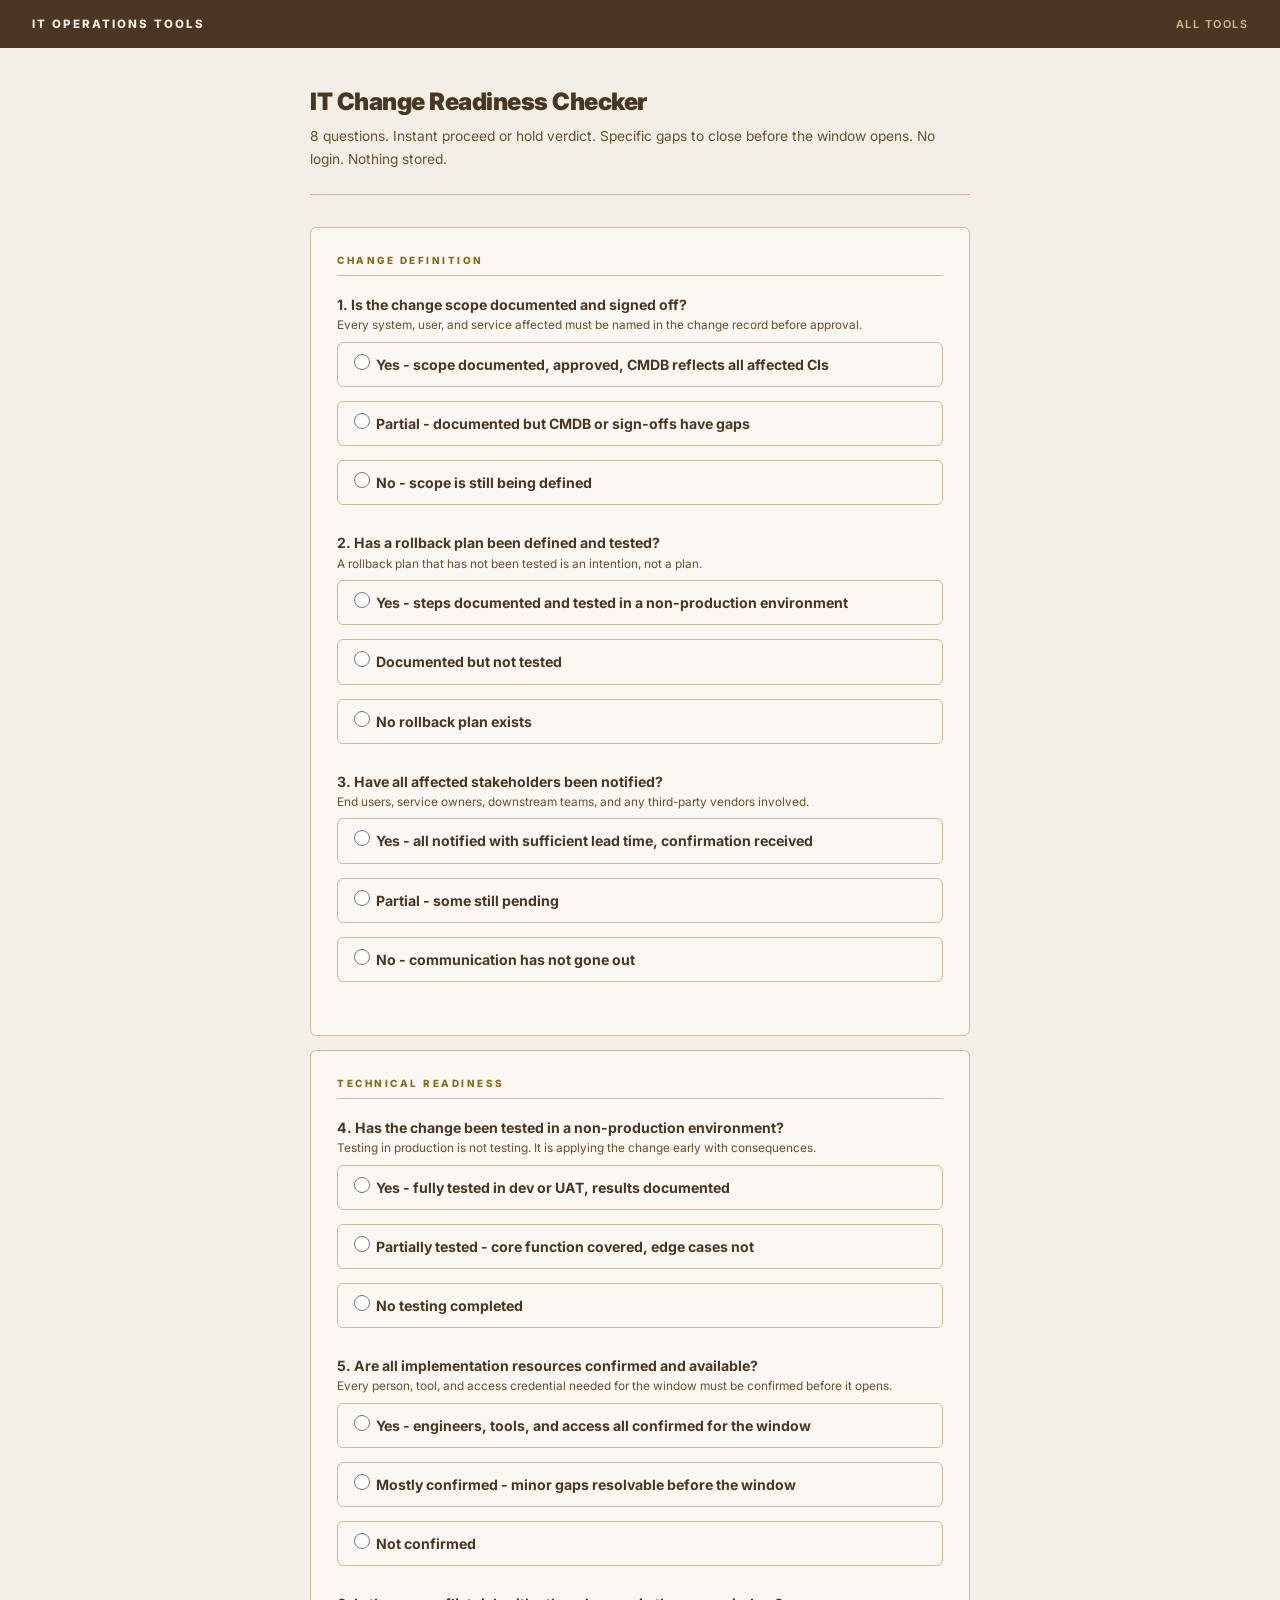
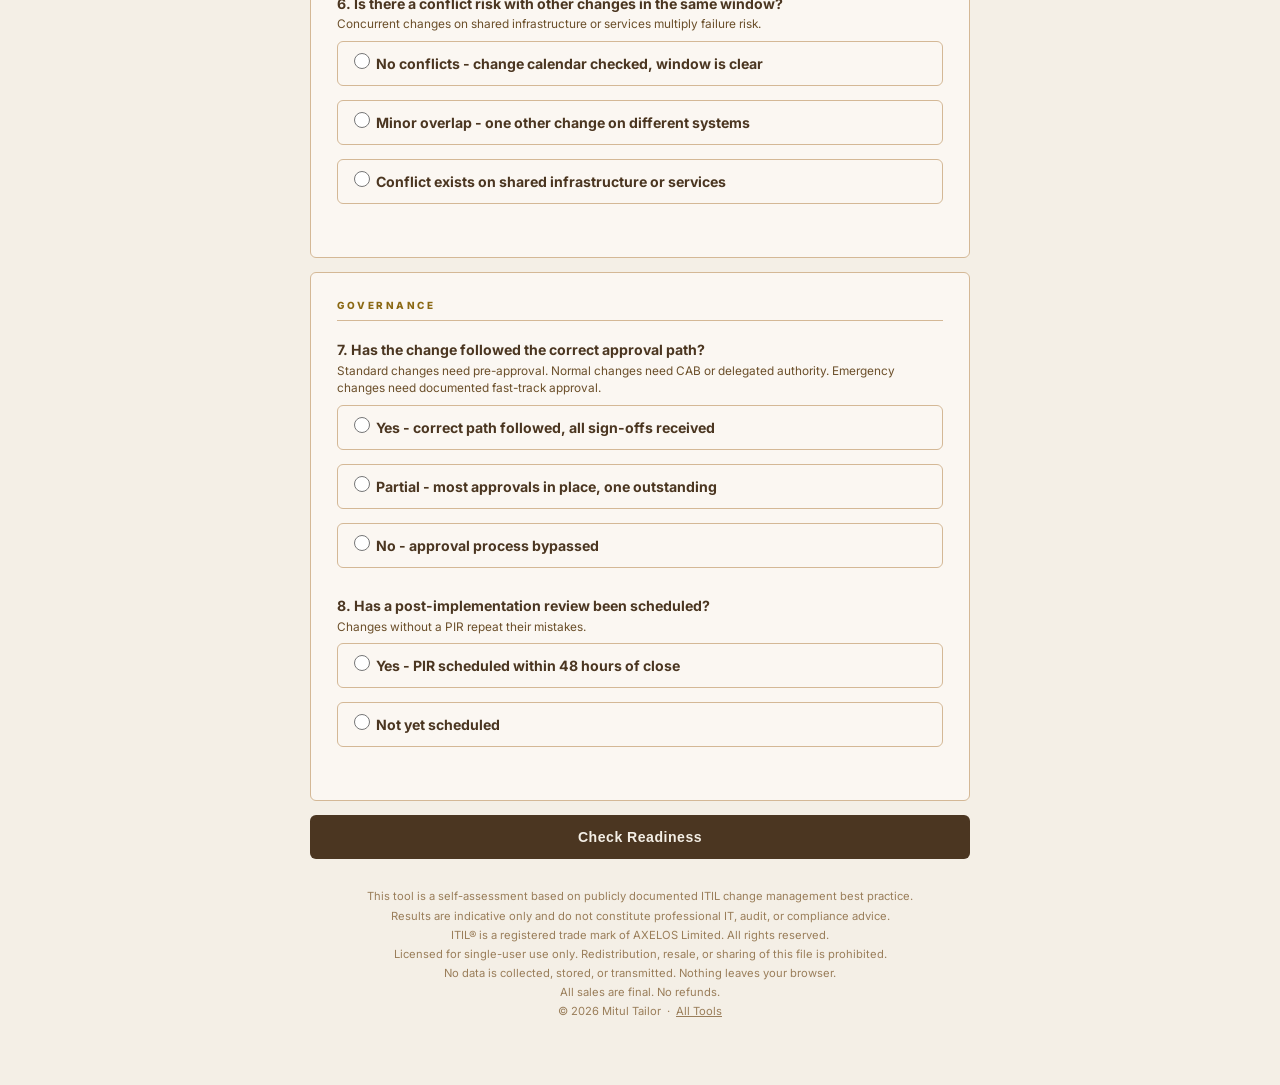
<file: change-readiness/index.html>
<!DOCTYPE html>
<html lang="en">
<head>
<meta charset="UTF-8">
<meta name="viewport" content="width=device-width, initial-scale=1.0">
<title>IT Change Readiness Checker  -  IT Operations Tools</title>
<link href="https://fonts.googleapis.com/css2?family=Inter:wght@400;600;700;800;900&display=swap" rel="stylesheet">
<style>
*,*::before,*::after{box-sizing:border-box;margin:0;padding:0}
body{font-family:'Inter',sans-serif;background:#F4EFE6;color:#4B3621;min-height:100vh;padding:0}
.site-nav{background:#4B3621;padding:0 32px;height:48px;display:flex;align-items:center;justify-content:space-between;position:sticky;top:0;z-index:100}
.nav-brand{font-size:.72rem;font-weight:800;letter-spacing:2px;text-transform:uppercase;color:#F4EFE6;text-decoration:none}
.nav-links{display:flex;gap:24px}
.nav-links a{font-size:.68rem;font-weight:600;letter-spacing:1.5px;text-transform:uppercase;color:#D4B896;text-decoration:none;transition:color .15s}
.nav-links a:hover{color:#F4EFE6}
.container{max-width:700px;margin:0 auto;padding:40px 20px 64px}
.tool-header{margin-bottom:32px;padding-bottom:24px;border-bottom:1px solid #D4B896}
.tool-header h1{font-size:1.5rem;font-weight:900;letter-spacing:-.5px;color:#4B3621;margin-bottom:8px;line-height:1.2}
.tool-header p{font-size:.86rem;color:#6B4F2A;line-height:1.65}
.card{background:#FBF7F2;border:1px solid #D4B896;border-radius:6px;padding:26px;margin-bottom:14px}
.section-title{font-size:.62rem;font-weight:800;letter-spacing:2.5px;text-transform:uppercase;color:#8B6914;margin-bottom:18px;padding-bottom:9px;border-bottom:1px solid #D4B896}
.question{margin-bottom:20px}
.question label{display:block;font-size:.88rem;font-weight:700;color:#4B3621;margin-bottom:7px;line-height:1.5}
.question .hint{font-size:.74rem;color:#6B4F2A;font-weight:400;margin-top:2px;display:block}
.options{display:flex;flex-direction:column;gap:7px}
.option{display:flex;align-items:center;gap:14px;padding:11px 16px;border:1.5px solid #D4B896;border-radius:6px;cursor:pointer;font-size:.83rem;color:#4B3621;line-height:1.45;transition:border-color .15s,background .15s}
.option:hover{border-color:#8B6914;background:#EDE4D5}
.option input[type="radio"]{width:16px;height:16px;flex-shrink:0;margin:0;accent-color:#8B6914;cursor:pointer}
.option.selected{border-color:#4B3621;background:#EDE4D5;color:#4B3621;font-weight:700}
.btn-run{display:block;width:100%;padding:14px;background:#4B3621;color:#F4EFE6;border:none;border-radius:6px;font-size:.88rem;font-weight:800;letter-spacing:.5px;cursor:pointer;margin-top:10px;transition:background .2s}
.btn-run:hover{background:#3a2818}
.btn-reset{display:block;width:100%;padding:12px;background:transparent;color:#4B3621;border:2px solid #4B3621;border-radius:6px;font-size:.86rem;font-weight:800;cursor:pointer;margin-top:8px;transition:all .2s}
.btn-reset:hover{background:#4B3621;color:#F4EFE6}
.error-msg{display:none;color:#7B1A1A;font-size:.8rem;margin-top:10px;padding:10px 14px;background:#F5E4E4;border-radius:6px;border-left:3px solid #9B2B2B}
.result-card{display:none;background:#FBF7F2;border:1px solid #D4B896;border-radius:6px;padding:26px;margin-bottom:14px}
.verdict-wrap{text-align:center;margin-bottom:26px}
.verdict-badge{display:inline-block;padding:8px 24px;border-radius:4px;font-size:.76rem;font-weight:800;letter-spacing:1.5px;text-transform:uppercase;margin-bottom:10px}
.v-proceed{background:#D4EDDA;color:#1A5C2A}
.v-caution{background:#FFF3CD;color:#7B5800}
.v-hold{background:#F8D7DA;color:#7B1A1A}
.verdict-text{font-size:.86rem;color:#6B4F2A;line-height:1.6;max-width:500px;margin:0 auto}
.score-row{display:flex;align-items:center;gap:12px;margin-bottom:11px}
.score-lbl{font-size:.74rem;font-weight:700;color:#4B3621;width:160px;flex-shrink:0}
.bar-t{flex:1;height:6px;background:#D4B896;border-radius:3px;overflow:hidden}
.bar-f{height:100%;border-radius:3px;transition:width 1.2s cubic-bezier(.16,1,.3,1)}
.score-pct{font-size:.74rem;font-weight:800;color:#4B3621;width:36px;text-align:right}
.findings{margin-bottom:18px}
.findings-title{font-size:.62rem;font-weight:800;letter-spacing:2px;text-transform:uppercase;color:#8B6914;margin-bottom:11px;padding-bottom:8px;border-bottom:1px solid #D4B896}
.fi{display:flex;gap:10px;margin-bottom:9px;font-size:.82rem;line-height:1.5;color:#4B3621}
.dims{margin-bottom:22px}
.dims-title{font-size:.62rem;font-weight:800;letter-spacing:2px;text-transform:uppercase;color:#8B6914;margin-bottom:13px}
.priority-badge{display:inline-block;padding:10px 28px;border-radius:4px;font-size:1.15rem;font-weight:900;letter-spacing:-.3px;margin-bottom:10px}
.p1{background:#F8D7DA;color:#7B1A1A}
.p2{background:#FFF3CD;color:#7B5800}
.p3{background:#D4EDDA;color:#1A5C2A}
.p4{background:#E8E0D4;color:#4B3621}
.sla-clock{background:#EDE4D5;border-radius:6px;padding:16px;margin-bottom:20px;text-align:center;border:1px solid #D4B896}
.sla-title{font-size:.62rem;font-weight:800;letter-spacing:2px;text-transform:uppercase;color:#8B6914;margin-bottom:6px}
.sla-time{font-size:2rem;font-weight:900;color:#4B3621;letter-spacing:-1px;line-height:1}
.sla-sub{font-size:.72rem;color:#6B4F2A;margin-top:4px}
.mkt{margin-bottom:22px}
.mkt-title{font-size:.62rem;font-weight:800;letter-spacing:2px;text-transform:uppercase;color:#8B6914;margin-bottom:13px}
.mkt-row{display:grid;grid-template-columns:120px 1fr auto;gap:12px;align-items:center;margin-bottom:9px}
.mkt-label{font-size:.76rem;font-weight:700;color:#4B3621}
.mkt-range{font-size:.72rem;font-weight:800;color:#4B3621;text-align:right;white-space:nowrap}
.insight{background:#EDE4D5;border-radius:6px;padding:16px;margin-bottom:16px;border:1px solid #D4B896}
.insight-title{font-size:.62rem;font-weight:800;letter-spacing:2px;text-transform:uppercase;color:#8B6914;margin-bottom:7px}
.insight-text{font-size:.8rem;color:#4B3621;line-height:1.6}
.footer-note{text-align:center;font-size:.7rem;color:#9A7E5A;margin-top:28px;line-height:1.7}
.footer-note a{color:#9A7E5A}

</style>
</head>
<body>
<nav class="site-nav">
  <a class="nav-brand" href="https://mitultaylor.github.io/it-tools/">IT Operations Tools</a>
  <div class="nav-links"><a href="https://mitultaylor.github.io/it-tools/">All Tools</a></div>
</nav>
<div class="container">
<div class="tool-header">
  <h1>IT Change Readiness Checker</h1>
  <p>8 questions. Instant proceed or hold verdict. Specific gaps to close before the window opens. No login. Nothing stored.</p>
</div>
<form id="form">

<div class="card">
<div class="section-title">Change Definition</div>

<div class="question">
<label>1. Is the change scope documented and signed off?<span class="hint">Every system, user, and service affected must be named in the change record before approval.</span></label>
<div class="options">
<label class="option"><input type="radio" name="q1" value="3">&nbsp;&nbsp;Yes - scope documented, approved, CMDB reflects all affected CIs</label>
<label class="option"><input type="radio" name="q1" value="2">&nbsp;&nbsp;Partial - documented but CMDB or sign-offs have gaps</label>
<label class="option"><input type="radio" name="q1" value="1">&nbsp;&nbsp;No - scope is still being defined</label>
</div>
</div>

<div class="question">
<label>2. Has a rollback plan been defined and tested?<span class="hint">A rollback plan that has not been tested is an intention, not a plan.</span></label>
<div class="options">
<label class="option"><input type="radio" name="q2" value="3">&nbsp;&nbsp;Yes - steps documented and tested in a non-production environment</label>
<label class="option"><input type="radio" name="q2" value="2">&nbsp;&nbsp;Documented but not tested</label>
<label class="option"><input type="radio" name="q2" value="1">&nbsp;&nbsp;No rollback plan exists</label>
</div>
</div>

<div class="question">
<label>3. Have all affected stakeholders been notified?<span class="hint">End users, service owners, downstream teams, and any third-party vendors involved.</span></label>
<div class="options">
<label class="option"><input type="radio" name="q3" value="3">&nbsp;&nbsp;Yes - all notified with sufficient lead time, confirmation received</label>
<label class="option"><input type="radio" name="q3" value="2">&nbsp;&nbsp;Partial - some still pending</label>
<label class="option"><input type="radio" name="q3" value="1">&nbsp;&nbsp;No - communication has not gone out</label>
</div>
</div>
</div>

<div class="card">
<div class="section-title">Technical Readiness</div>

<div class="question">
<label>4. Has the change been tested in a non-production environment?<span class="hint">Testing in production is not testing. It is applying the change early with consequences.</span></label>
<div class="options">
<label class="option"><input type="radio" name="q4" value="3">&nbsp;&nbsp;Yes - fully tested in dev or UAT, results documented</label>
<label class="option"><input type="radio" name="q4" value="2">&nbsp;&nbsp;Partially tested - core function covered, edge cases not</label>
<label class="option"><input type="radio" name="q4" value="1">&nbsp;&nbsp;No testing completed</label>
</div>
</div>

<div class="question">
<label>5. Are all implementation resources confirmed and available?<span class="hint">Every person, tool, and access credential needed for the window must be confirmed before it opens.</span></label>
<div class="options">
<label class="option"><input type="radio" name="q5" value="3">&nbsp;&nbsp;Yes - engineers, tools, and access all confirmed for the window</label>
<label class="option"><input type="radio" name="q5" value="2">&nbsp;&nbsp;Mostly confirmed - minor gaps resolvable before the window</label>
<label class="option"><input type="radio" name="q5" value="1">&nbsp;&nbsp;Not confirmed</label>
</div>
</div>

<div class="question">
<label>6. Is there a conflict risk with other changes in the same window?<span class="hint">Concurrent changes on shared infrastructure or services multiply failure risk.</span></label>
<div class="options">
<label class="option"><input type="radio" name="q6" value="3">&nbsp;&nbsp;No conflicts - change calendar checked, window is clear</label>
<label class="option"><input type="radio" name="q6" value="2">&nbsp;&nbsp;Minor overlap - one other change on different systems</label>
<label class="option"><input type="radio" name="q6" value="1">&nbsp;&nbsp;Conflict exists on shared infrastructure or services</label>
</div>
</div>
</div>

<div class="card">
<div class="section-title">Governance</div>

<div class="question">
<label>7. Has the change followed the correct approval path?<span class="hint">Standard changes need pre-approval. Normal changes need CAB or delegated authority. Emergency changes need documented fast-track approval.</span></label>
<div class="options">
<label class="option"><input type="radio" name="q7" value="3">&nbsp;&nbsp;Yes - correct path followed, all sign-offs received</label>
<label class="option"><input type="radio" name="q7" value="2">&nbsp;&nbsp;Partial - most approvals in place, one outstanding</label>
<label class="option"><input type="radio" name="q7" value="1">&nbsp;&nbsp;No - approval process bypassed</label>
</div>
</div>

<div class="question">
<label>8. Has a post-implementation review been scheduled?<span class="hint">Changes without a PIR repeat their mistakes.</span></label>
<div class="options">
<label class="option"><input type="radio" name="q8" value="2">&nbsp;&nbsp;Yes - PIR scheduled within 48 hours of close</label>
<label class="option"><input type="radio" name="q8" value="1">&nbsp;&nbsp;Not yet scheduled</label>
</div>
</div>
</div>

<div class="error-msg" id="errorMsg">Answer all 8 questions before checking readiness.</div>
<button type="button" class="btn-run" onclick="check()">Check Readiness</button>
</form>

<div class="result-card" id="resultCard">
<div class="section-title">Change Readiness Result</div>
<div class="verdict-wrap">
  <div class="verdict-badge" id="vbadge"></div>
  <p class="verdict-text" id="vtext"></p>
</div>
<div class="dims"><div class="dims-title">Readiness by area</div><div id="dimBars"></div></div>
<div class="findings" id="findingsBlock"></div>
<button type="button" class="btn-reset" onclick="reset()">Check Another Change</button>
</div>

<p class="footer-note">
  This tool is a self-assessment based on publicly documented ITIL change management best practice.<br>
  Results are indicative only and do not constitute professional IT, audit, or compliance advice.<br>
  ITIL&reg; is a registered trade mark of AXELOS Limited. All rights reserved.<br>
  Licensed for single-user use only. Redistribution, resale, or sharing of this file is prohibited.<br>
  No data is collected, stored, or transmitted. Nothing leaves your browser.<br>
  All sales are final. No refunds.<br>
  &copy; 2026 Mitul Tailor &nbsp;&middot;&nbsp; <a href="https://mitultaylor.github.io/it-tools/" style="color:#9A7E5A">All Tools</a>
</p>
</div>
<script>
document.querySelectorAll('.option input').forEach(r=>{r.addEventListener('change',function(){const n=this.name;document.querySelectorAll('input[name="'+n+'"]').forEach(x=>x.closest('.option').classList.remove('selected'));this.closest('.option').classList.add('selected')})});
function check(){
  const qs=['q1','q2','q3','q4','q5','q6','q7','q8'];const a={};let ok=true;
  qs.forEach(q=>{const v=document.querySelector('input[name="'+q+'"]:checked');if(!v)ok=false;else a[q]=parseInt(v.value)});
  const err=document.getElementById('errorMsg');
  if(!ok){err.style.display='block';err.scrollIntoView({behavior:'smooth',block:'center'});return}
  err.style.display='none';
  const def=a.q1+a.q2+a.q3,tech=a.q4+a.q5+a.q6,gov=a.q7+a.q8;
  const total=def+tech+gov;
  const pD=Math.round(def/9*100),pT=Math.round(tech/9*100),pG=Math.round(gov/5*100);
  const score=Math.round(total/23*100);
  let verdict,cls,txt,findings=[];
  if(score>=85){verdict='Proceed';cls='v-proceed';txt='Readiness criteria are met. Confirm resources and access in the hour before the window opens.'}
  else if(score>=65){verdict='Proceed with caution';cls='v-caution';txt='Gaps exist that increase risk. Address the findings below before the window or document the accepted risk.'}
  else{verdict='Hold  -  not ready';cls='v-hold';txt='One or more critical criteria are not met. Proceeding carries a high risk of failure or extended outage.'}
  document.getElementById('resultCard').style.display='block';
  document.getElementById('form').style.display='none';
  const vb=document.getElementById('vbadge');vb.textContent=verdict;vb.className='verdict-badge '+cls;
  document.getElementById('vtext').textContent=txt;
  const gc=p=>p>=80?'#4a7c59':p>=60?'#8B6914':'#9B2B2B';
  document.getElementById('dimBars').innerHTML=[['Change Definition',pD],['Technical Readiness',pT],['Governance',pG]].map(d=>'<div class="score-row"><span class="score-lbl">'+d[0]+'</span><div class="bar-t"><div class="bar-f" id="bd_'+d[0].replace(/ /g,'_')+'" style="width:0%;background:'+gc(d[1])+'"></div></div><span class="score-pct">'+d[1]+'%</span></div>').join('');
  setTimeout(()=>{[['Change_Definition',pD],['Technical_Readiness',pT],['Governance',pG]].forEach(d=>document.getElementById('bd_'+d[0]).style.width=d[1]+'%')},100);
  if(a.q1<3)findings.push({i:'⚠',t:'Scope or CMDB alignment is incomplete. This is the most common cause of change-related incidents.'});
  if(a.q2===1)findings.push({i:'⚠',t:'No rollback plan. Do not proceed without a tested rollback path.'});
  if(a.q2===2)findings.push({i:'⚠',t:'Rollback plan is not tested. Run a drill in non-production before the window.'});
  if(a.q3<3)findings.push({i:'⚠',t:'Stakeholder notification is incomplete. Confirm all affected users, owners, and vendors have been notified.'});
  if(a.q4===1)findings.push({i:'⚠',t:'No non-production testing. Do not proceed to production without testing.'});
  if(a.q5<3)findings.push({i:'⚠',t:'Resource availability is not confirmed. Lock down engineers, tools, and access before the window.'});
  if(a.q6===1)findings.push({i:'⚠',t:'Conflicting change in the same window. Coordinate with the other change team or reschedule.'});
  if(a.q7<3)findings.push({i:'⚠',t:'Approval gaps remain. All sign-offs must be in place before the window opens.'});
  if(a.q8===1)findings.push({i:'⚠',t:'No PIR scheduled. Book it now, within 48 hours of close.'});
  if(!findings.length)findings.push({i:'✓',t:'No critical gaps. Confirm resources one hour before the window and proceed.'});
  document.getElementById('findingsBlock').innerHTML='<div class="findings-title">What to address before the window</div>'+findings.map(f=>'<div class="fi"><span>'+f.i+'</span><span>'+f.t+'</span></div>').join('');
  document.getElementById('resultCard').scrollIntoView({behavior:'smooth',block:'start'});
}
function reset(){document.getElementById('form').style.display='block';document.getElementById('resultCard').style.display='none';document.querySelectorAll('input[type="radio"]').forEach(r=>{r.checked=false;r.closest('.option').classList.remove('selected')});window.scrollTo({top:0,behavior:'smooth'})}
</script>
</body>
</html>
</file>
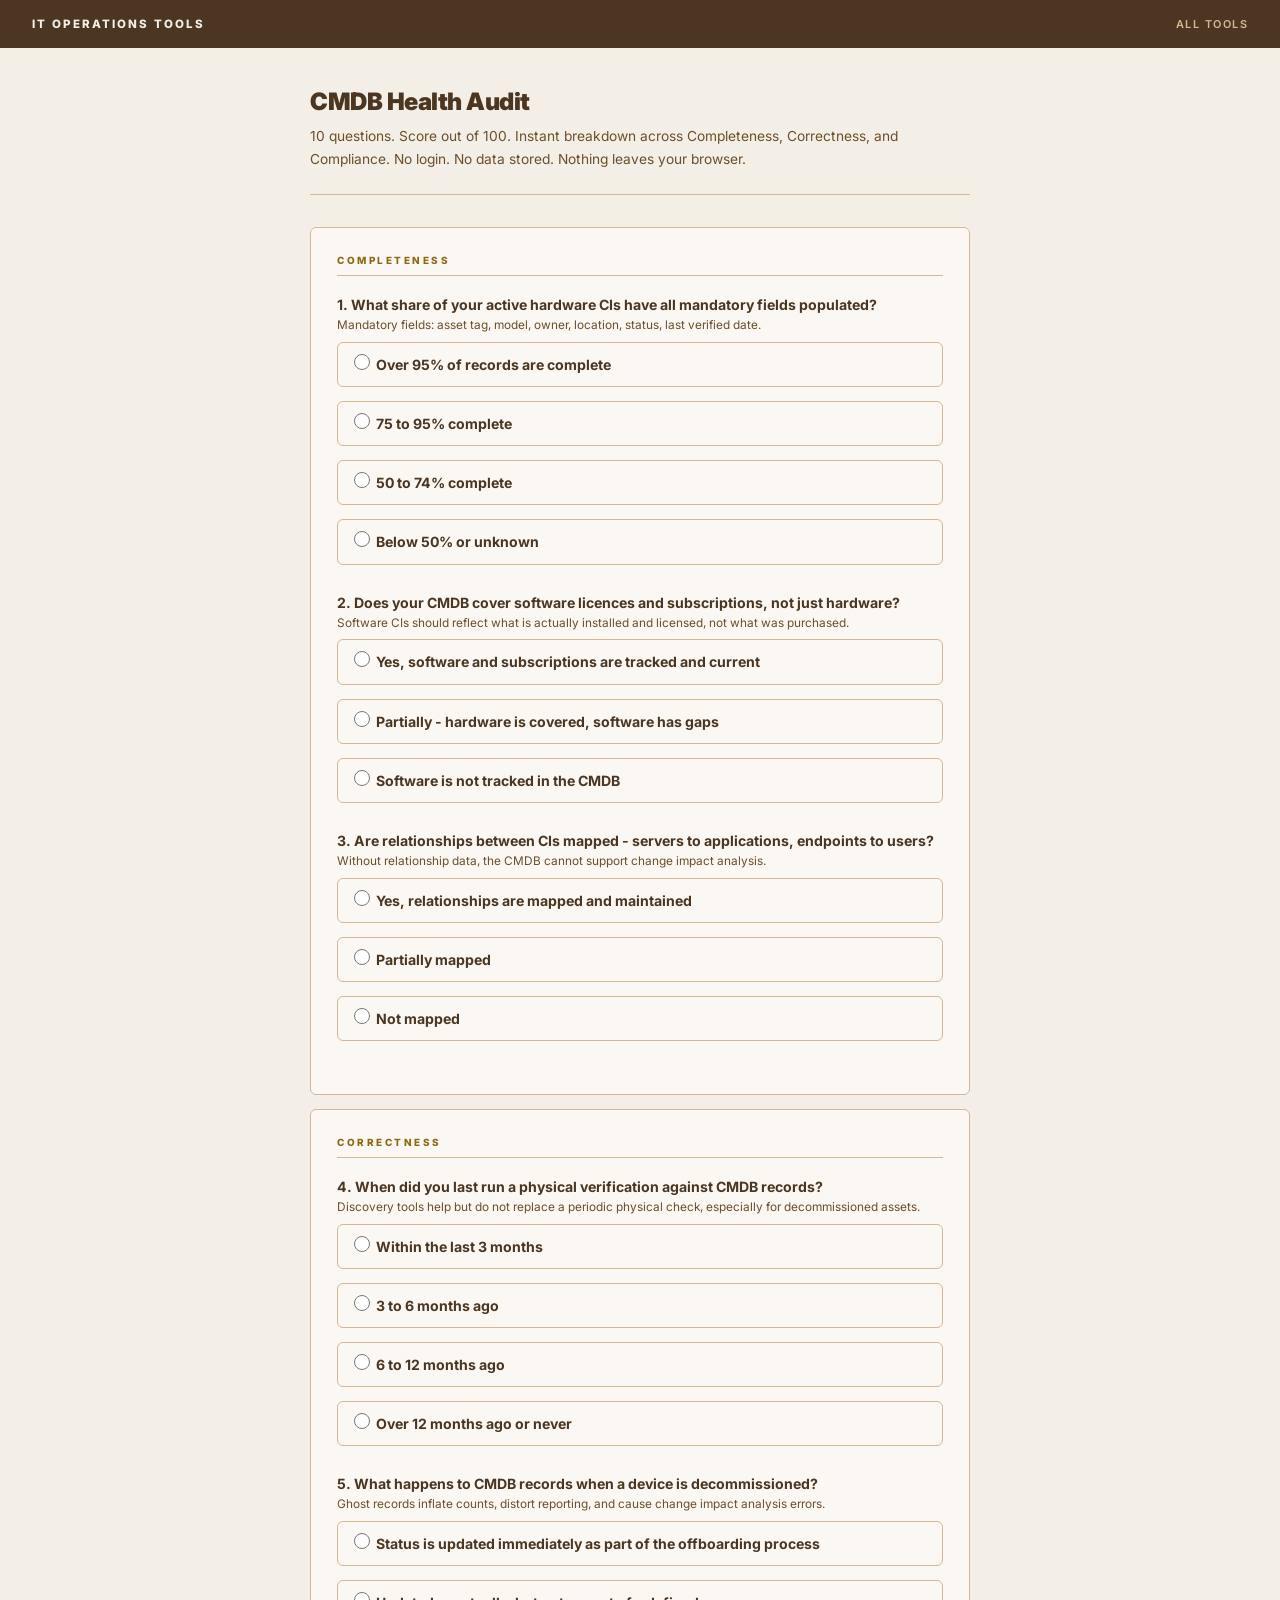
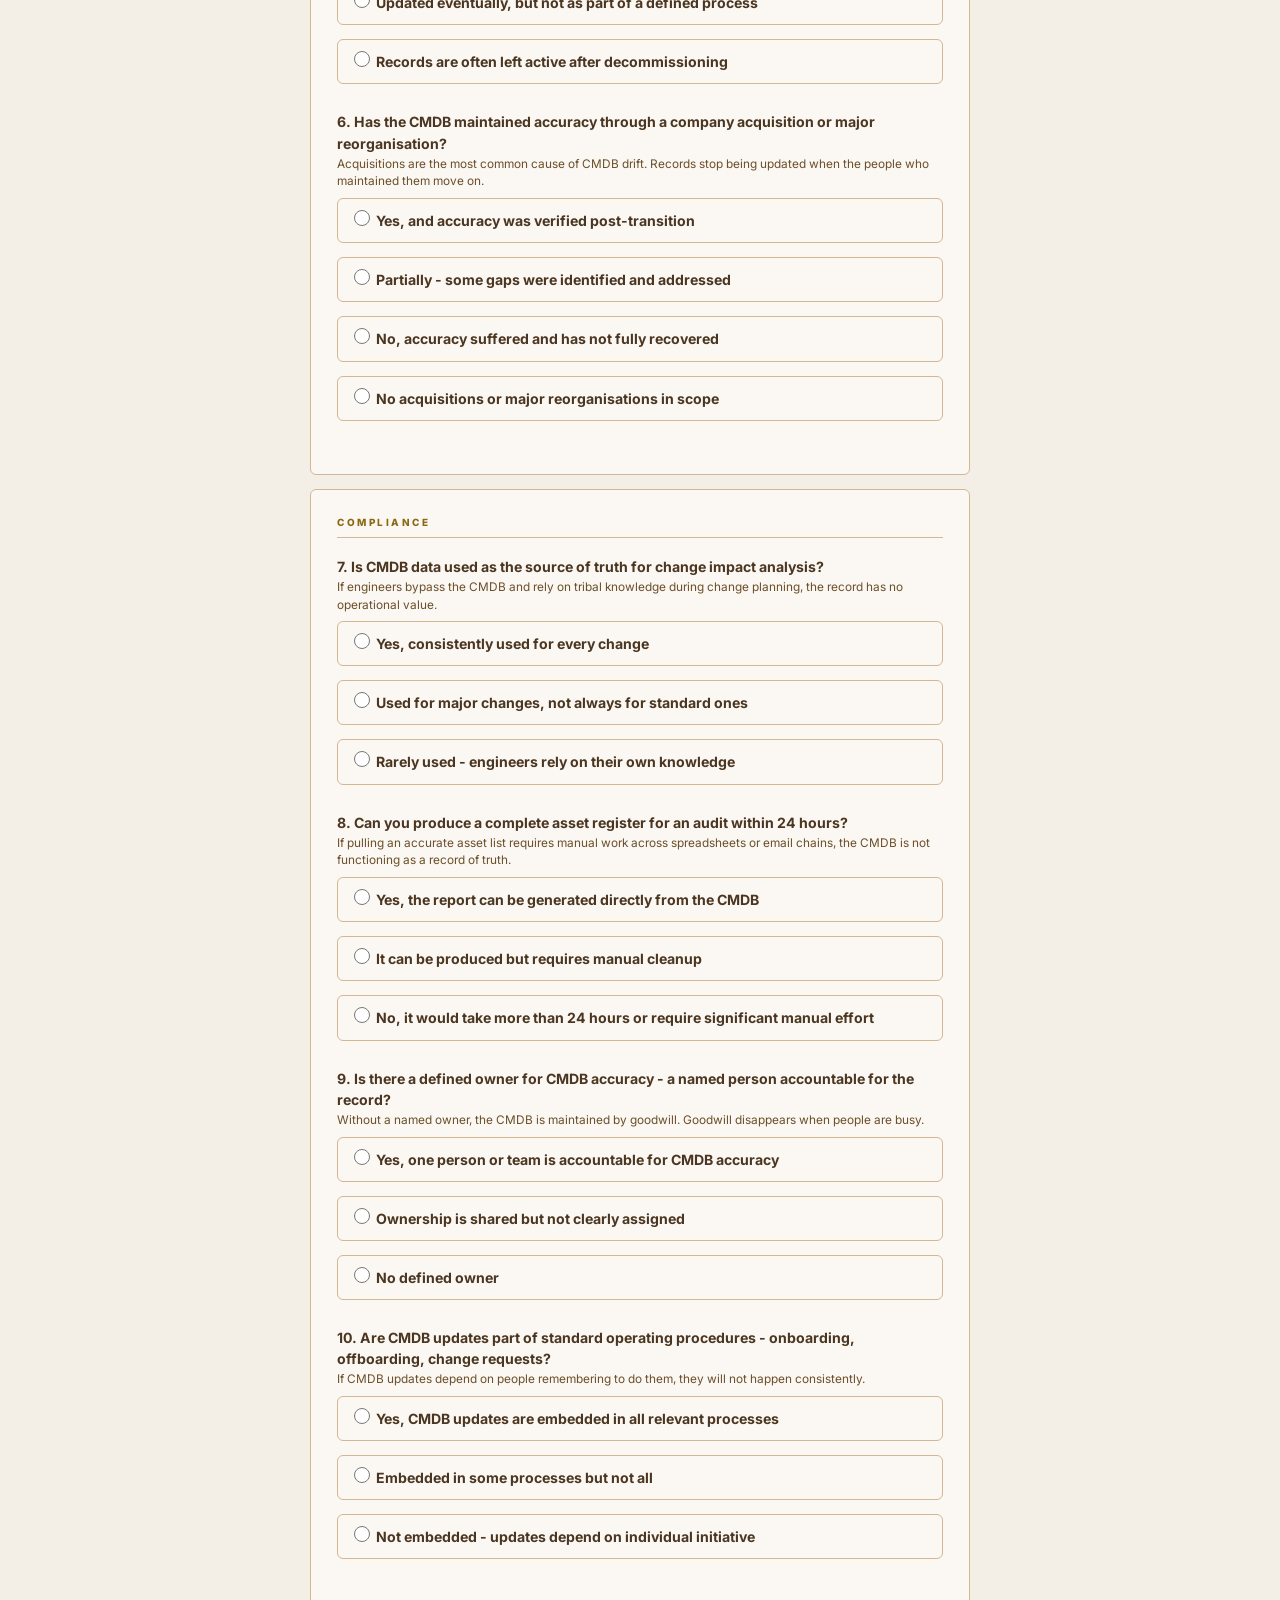
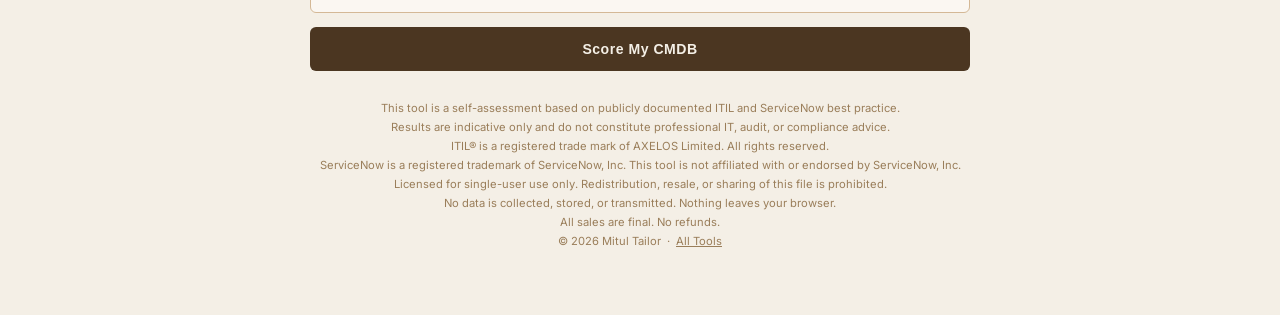
<file: cmdb-audit/index.html>
<!DOCTYPE html>
<html lang="en">
<head>
<meta charset="UTF-8">
<meta name="viewport" content="width=device-width, initial-scale=1.0">
<title>CMDB Health Audit  -  IT Operations Tools</title>
<link href="https://fonts.googleapis.com/css2?family=Inter:wght@400;600;700;800;900&display=swap" rel="stylesheet">
<style>*,*::before,*::after{box-sizing:border-box;margin:0;padding:0}
body{font-family:'Inter',sans-serif;background:#F4EFE6;color:#4B3621;min-height:100vh;padding:0}
.site-nav{background:#4B3621;padding:0 32px;height:48px;display:flex;align-items:center;justify-content:space-between;position:sticky;top:0;z-index:100}
.nav-brand{font-size:.72rem;font-weight:800;letter-spacing:2px;text-transform:uppercase;color:#F4EFE6;text-decoration:none}
.nav-links{display:flex;gap:24px}
.nav-links a{font-size:.68rem;font-weight:600;letter-spacing:1.5px;text-transform:uppercase;color:#D4B896;text-decoration:none;transition:color .15s}
.nav-links a:hover{color:#F4EFE6}
.container{max-width:700px;margin:0 auto;padding:40px 20px 64px}
.tool-header{margin-bottom:32px;padding-bottom:24px;border-bottom:1px solid #D4B896}
.tool-header h1{font-size:1.5rem;font-weight:900;letter-spacing:-.5px;color:#4B3621;margin-bottom:8px;line-height:1.2}
.tool-header p{font-size:.86rem;color:#6B4F2A;line-height:1.65}
.card{background:#FBF7F2;border:1px solid #D4B896;border-radius:6px;padding:26px;margin-bottom:14px}
.section-title{font-size:.62rem;font-weight:800;letter-spacing:2.5px;text-transform:uppercase;color:#8B6914;margin-bottom:18px;padding-bottom:9px;border-bottom:1px solid #D4B896}
.question{margin-bottom:20px}
.question label{display:block;font-size:.88rem;font-weight:700;color:#4B3621;margin-bottom:7px;line-height:1.5}
.question .hint{font-size:.74rem;color:#6B4F2A;font-weight:400;margin-top:2px;display:block}
.options{display:flex;flex-direction:column;gap:7px}
.option{display:flex;align-items:center;gap:14px;padding:11px 16px;border:1.5px solid #D4B896;border-radius:6px;cursor:pointer;font-size:.83rem;color:#4B3621;line-height:1.45;transition:border-color .15s,background .15s}
.option:hover{border-color:#8B6914;background:#EDE4D5}
.option input[type="radio"]{width:16px;height:16px;flex-shrink:0;margin:0;accent-color:#8B6914;cursor:pointer}
.option.selected{border-color:#4B3621;background:#EDE4D5;color:#4B3621;font-weight:700}
.btn-run{display:block;width:100%;padding:14px;background:#4B3621;color:#F4EFE6;border:none;border-radius:6px;font-size:.88rem;font-weight:800;letter-spacing:.5px;cursor:pointer;margin-top:10px;transition:background .2s}
.btn-run:hover{background:#3a2818}
.btn-reset{display:block;width:100%;padding:12px;background:transparent;color:#4B3621;border:2px solid #4B3621;border-radius:6px;font-size:.86rem;font-weight:800;cursor:pointer;margin-top:8px;transition:all .2s}
.btn-reset:hover{background:#4B3621;color:#F4EFE6}
.error-msg{display:none;color:#7B1A1A;font-size:.8rem;margin-top:10px;padding:10px 14px;background:#F5E4E4;border-radius:6px;border-left:3px solid #9B2B2B}
.result-card{display:none;background:#FBF7F2;border:1px solid #D4B896;border-radius:6px;padding:26px;margin-bottom:14px}
.verdict-wrap{text-align:center;margin-bottom:26px}
.verdict-badge{display:inline-block;padding:8px 24px;border-radius:4px;font-size:.76rem;font-weight:800;letter-spacing:1.5px;text-transform:uppercase;margin-bottom:10px}
.v-proceed{background:#D4EDDA;color:#1A5C2A}
.v-caution{background:#FFF3CD;color:#7B5800}
.v-hold{background:#F8D7DA;color:#7B1A1A}
.verdict-text{font-size:.86rem;color:#6B4F2A;line-height:1.6;max-width:500px;margin:0 auto}
.score-row{display:flex;align-items:center;gap:12px;margin-bottom:11px}
.score-lbl{font-size:.74rem;font-weight:700;color:#4B3621;width:160px;flex-shrink:0}
.bar-t{flex:1;height:6px;background:#D4B896;border-radius:3px;overflow:hidden}
.bar-f{height:100%;border-radius:3px;transition:width 1.2s cubic-bezier(.16,1,.3,1)}
.score-pct{font-size:.74rem;font-weight:800;color:#4B3621;width:36px;text-align:right}
.findings{margin-bottom:18px}
.findings-title{font-size:.62rem;font-weight:800;letter-spacing:2px;text-transform:uppercase;color:#8B6914;margin-bottom:11px;padding-bottom:8px;border-bottom:1px solid #D4B896}
.fi{display:flex;gap:10px;margin-bottom:9px;font-size:.82rem;line-height:1.5;color:#4B3621}
.dims{margin-bottom:22px}
.dims-title{font-size:.62rem;font-weight:800;letter-spacing:2px;text-transform:uppercase;color:#8B6914;margin-bottom:13px}
.priority-badge{display:inline-block;padding:10px 28px;border-radius:4px;font-size:1.15rem;font-weight:900;letter-spacing:-.3px;margin-bottom:10px}
.p1{background:#F8D7DA;color:#7B1A1A}
.p2{background:#FFF3CD;color:#7B5800}
.p3{background:#D4EDDA;color:#1A5C2A}
.p4{background:#E8E0D4;color:#4B3621}
.sla-clock{background:#EDE4D5;border-radius:6px;padding:16px;margin-bottom:20px;text-align:center;border:1px solid #D4B896}
.sla-title{font-size:.62rem;font-weight:800;letter-spacing:2px;text-transform:uppercase;color:#8B6914;margin-bottom:6px}
.sla-time{font-size:2rem;font-weight:900;color:#4B3621;letter-spacing:-1px;line-height:1}
.sla-sub{font-size:.72rem;color:#6B4F2A;margin-top:4px}
.mkt{margin-bottom:22px}
.mkt-title{font-size:.62rem;font-weight:800;letter-spacing:2px;text-transform:uppercase;color:#8B6914;margin-bottom:13px}
.mkt-row{display:grid;grid-template-columns:120px 1fr auto;gap:12px;align-items:center;margin-bottom:9px}
.mkt-label{font-size:.76rem;font-weight:700;color:#4B3621}
.mkt-range{font-size:.72rem;font-weight:800;color:#4B3621;text-align:right;white-space:nowrap}
.insight{background:#EDE4D5;border-radius:6px;padding:16px;margin-bottom:16px;border:1px solid #D4B896}
.insight-title{font-size:.62rem;font-weight:800;letter-spacing:2px;text-transform:uppercase;color:#8B6914;margin-bottom:7px}
.insight-text{font-size:.8rem;color:#4B3621;line-height:1.6}
.footer-note{text-align:center;font-size:.7rem;color:#9A7E5A;margin-top:28px;line-height:1.7}
.footer-note a{color:#9A7E5A}</style>
</head>
<body>
<nav class="site-nav">
  <a class="nav-brand" href="https://mitultaylor.github.io/it-tools/">IT Operations Tools</a>
  <div class="nav-links"><a href="https://mitultaylor.github.io/it-tools/">All Tools</a></div>
</nav>
<div class="container">
<div class="tool-header">
  <h1>CMDB Health Audit</h1>
  <p>10 questions. Score out of 100. Instant breakdown across Completeness, Correctness, and Compliance. No login. No data stored. Nothing leaves your browser.</p>
</div>
<form id="form">

<div class="card">
<div class="section-title">Completeness</div>

<div class="question">
<label>1. What share of your active hardware CIs have all mandatory fields populated?<span class="hint">Mandatory fields: asset tag, model, owner, location, status, last verified date.</span></label>
<div class="options">
<label class="option"><input type="radio" name="q1" value="10">&nbsp;&nbsp;Over 95% of records are complete</label>
<label class="option"><input type="radio" name="q1" value="7">&nbsp;&nbsp;75 to 95% complete</label>
<label class="option"><input type="radio" name="q1" value="4">&nbsp;&nbsp;50 to 74% complete</label>
<label class="option"><input type="radio" name="q1" value="1">&nbsp;&nbsp;Below 50% or unknown</label>
</div>
</div>

<div class="question">
<label>2. Does your CMDB cover software licences and subscriptions, not just hardware?<span class="hint">Software CIs should reflect what is actually installed and licensed, not what was purchased.</span></label>
<div class="options">
<label class="option"><input type="radio" name="q2" value="10">&nbsp;&nbsp;Yes, software and subscriptions are tracked and current</label>
<label class="option"><input type="radio" name="q2" value="6">&nbsp;&nbsp;Partially  -  hardware is covered, software has gaps</label>
<label class="option"><input type="radio" name="q2" value="2">&nbsp;&nbsp;Software is not tracked in the CMDB</label>
</div>
</div>

<div class="question">
<label>3. Are relationships between CIs mapped  -  servers to applications, endpoints to users?<span class="hint">Without relationship data, the CMDB cannot support change impact analysis.</span></label>
<div class="options">
<label class="option"><input type="radio" name="q3" value="10">&nbsp;&nbsp;Yes, relationships are mapped and maintained</label>
<label class="option"><input type="radio" name="q3" value="5">&nbsp;&nbsp;Partially mapped</label>
<label class="option"><input type="radio" name="q3" value="1">&nbsp;&nbsp;Not mapped</label>
</div>
</div>

</div>

<div class="card">
<div class="section-title">Correctness</div>

<div class="question">
<label>4. When did you last run a physical verification against CMDB records?<span class="hint">Discovery tools help but do not replace a periodic physical check, especially for decommissioned assets.</span></label>
<div class="options">
<label class="option"><input type="radio" name="q4" value="10">&nbsp;&nbsp;Within the last 3 months</label>
<label class="option"><input type="radio" name="q4" value="7">&nbsp;&nbsp;3 to 6 months ago</label>
<label class="option"><input type="radio" name="q4" value="4">&nbsp;&nbsp;6 to 12 months ago</label>
<label class="option"><input type="radio" name="q4" value="1">&nbsp;&nbsp;Over 12 months ago or never</label>
</div>
</div>

<div class="question">
<label>5. What happens to CMDB records when a device is decommissioned?<span class="hint">Ghost records inflate counts, distort reporting, and cause change impact analysis errors.</span></label>
<div class="options">
<label class="option"><input type="radio" name="q5" value="10">&nbsp;&nbsp;Status is updated immediately as part of the offboarding process</label>
<label class="option"><input type="radio" name="q5" value="5">&nbsp;&nbsp;Updated eventually, but not as part of a defined process</label>
<label class="option"><input type="radio" name="q5" value="1">&nbsp;&nbsp;Records are often left active after decommissioning</label>
</div>
</div>

<div class="question">
<label>6. Has the CMDB maintained accuracy through a company acquisition or major reorganisation?<span class="hint">Acquisitions are the most common cause of CMDB drift. Records stop being updated when the people who maintained them move on.</span></label>
<div class="options">
<label class="option"><input type="radio" name="q6" value="10">&nbsp;&nbsp;Yes, and accuracy was verified post-transition</label>
<label class="option"><input type="radio" name="q6" value="5">&nbsp;&nbsp;Partially  -  some gaps were identified and addressed</label>
<label class="option"><input type="radio" name="q6" value="1">&nbsp;&nbsp;No, accuracy suffered and has not fully recovered</label>
<label class="option"><input type="radio" name="q6" value="8">&nbsp;&nbsp;No acquisitions or major reorganisations in scope</label>
</div>
</div>

</div>

<div class="card">
<div class="section-title">Compliance</div>

<div class="question">
<label>7. Is CMDB data used as the source of truth for change impact analysis?<span class="hint">If engineers bypass the CMDB and rely on tribal knowledge during change planning, the record has no operational value.</span></label>
<div class="options">
<label class="option"><input type="radio" name="q7" value="10">&nbsp;&nbsp;Yes, consistently used for every change</label>
<label class="option"><input type="radio" name="q7" value="6">&nbsp;&nbsp;Used for major changes, not always for standard ones</label>
<label class="option"><input type="radio" name="q7" value="2">&nbsp;&nbsp;Rarely used  -  engineers rely on their own knowledge</label>
</div>
</div>

<div class="question">
<label>8. Can you produce a complete asset register for an audit within 24 hours?<span class="hint">If pulling an accurate asset list requires manual work across spreadsheets or email chains, the CMDB is not functioning as a record of truth.</span></label>
<div class="options">
<label class="option"><input type="radio" name="q8" value="10">&nbsp;&nbsp;Yes, the report can be generated directly from the CMDB</label>
<label class="option"><input type="radio" name="q8" value="5">&nbsp;&nbsp;It can be produced but requires manual cleanup</label>
<label class="option"><input type="radio" name="q8" value="1">&nbsp;&nbsp;No, it would take more than 24 hours or require significant manual effort</label>
</div>
</div>

<div class="question">
<label>9. Is there a defined owner for CMDB accuracy  -  a named person accountable for the record?<span class="hint">Without a named owner, the CMDB is maintained by goodwill. Goodwill disappears when people are busy.</span></label>
<div class="options">
<label class="option"><input type="radio" name="q9" value="10">&nbsp;&nbsp;Yes, one person or team is accountable for CMDB accuracy</label>
<label class="option"><input type="radio" name="q9" value="4">&nbsp;&nbsp;Ownership is shared but not clearly assigned</label>
<label class="option"><input type="radio" name="q9" value="1">&nbsp;&nbsp;No defined owner</label>
</div>
</div>

<div class="question">
<label>10. Are CMDB updates part of standard operating procedures  -  onboarding, offboarding, change requests?<span class="hint">If CMDB updates depend on people remembering to do them, they will not happen consistently.</span></label>
<div class="options">
<label class="option"><input type="radio" name="q10" value="10">&nbsp;&nbsp;Yes, CMDB updates are embedded in all relevant processes</label>
<label class="option"><input type="radio" name="q10" value="5">&nbsp;&nbsp;Embedded in some processes but not all</label>
<label class="option"><input type="radio" name="q10" value="1">&nbsp;&nbsp;Not embedded  -  updates depend on individual initiative</label>
</div>
</div>

</div>

<div class="error-msg" id="errorMsg">Answer all 10 questions before scoring.</div>
<button type="button" class="btn-run" onclick="score()">Score My CMDB</button>
</form>

<div class="result-card" id="resultCard">
<div class="section-title">Your CMDB Health Score</div>
<div class="verdict-wrap">
  <div class="verdict-badge" id="vbadge"></div>
  <p class="verdict-text" id="vtext"></p>
</div>
<div class="dims" id="dimBlock"></div>
<div class="findings" id="findingsBlock"></div>
<button type="button" class="btn-reset" onclick="reset()">Run Again</button>
</div>

<p class="footer-note">
  This tool is a self-assessment based on publicly documented ITIL and ServiceNow best practice.<br>
  Results are indicative only and do not constitute professional IT, audit, or compliance advice.<br>
  ITIL&reg; is a registered trade mark of AXELOS Limited. All rights reserved.<br>
  ServiceNow is a registered trademark of ServiceNow, Inc. This tool is not affiliated with or endorsed by ServiceNow, Inc.<br>
  Licensed for single-user use only. Redistribution, resale, or sharing of this file is prohibited.<br>
  No data is collected, stored, or transmitted. Nothing leaves your browser.<br>
  All sales are final. No refunds.<br>
  &copy; 2026 Mitul Tailor &nbsp;&middot;&nbsp; <a href="https://mitultaylor.github.io/it-tools/" style="color:#9A7E5A">All Tools</a>
</p>
</div>

<script>
document.querySelectorAll('.option input').forEach(r=>{
  r.addEventListener('change',function(){
    const n=this.name;
    document.querySelectorAll('input[name="'+n+'"]').forEach(x=>x.closest('.option').classList.remove('selected'));
    this.closest('.option').classList.add('selected');
  });
});

function score(){
  const qs=['q1','q2','q3','q4','q5','q6','q7','q8','q9','q10'];
  const a={};let ok=true;
  qs.forEach(q=>{const v=document.querySelector('input[name="'+q+'"]:checked');if(!v)ok=false;else a[q]=parseInt(v.value)});
  const err=document.getElementById('errorMsg');
  if(!ok){err.style.display='block';err.scrollIntoView({behavior:'smooth',block:'center'});return}
  err.style.display='none';
  const completeness=a.q1+a.q2+a.q3;
  const correctness=a.q4+a.q5+a.q6;
  const compliance=a.q7+a.q8+a.q9+a.q10;
  const maxC1=30,maxC2=30,maxC3=40;
  const total=completeness+correctness+compliance;
  const pC1=Math.round(completeness/maxC1*100);
  const pC2=Math.round(correctness/maxC2*100);
  const pC3=Math.round(compliance/maxC3*100);
  const overall=Math.round(total/100*100);
  let badge,cls,txt,findings=[];
  if(overall>=85){badge='Strong  -  '+overall+'/100';cls='v-proceed';txt='The record is in good shape. Maintain the verification cadence and make sure ownership is documented before the next headcount change.'}
  else if(overall>=65){badge='Acceptable  -  '+overall+'/100';cls='v-caution';txt='The CMDB is functional but has gaps that will surface at audit or during a change impact analysis. Address the findings below before the next review cycle.'}
  else if(overall>=45){badge='At Risk  -  '+overall+'/100';cls='v-caution';txt='The record is not reliable enough to support change impact analysis or audit. The gaps below need a remediation plan, not just awareness.'}
  else{badge='Critical  -  '+overall+'/100';cls='v-hold';txt='The CMDB is not functioning as a record of truth. Any audit conducted today would find material discrepancies. Start with ownership and process embedding before anything else.'}
  document.getElementById('resultCard').style.display='block';
  document.getElementById('form').style.display='none';
  const vb=document.getElementById('vbadge');vb.textContent=badge;vb.className='verdict-badge '+cls;
  document.getElementById('vtext').textContent=txt;
  const gc=p=>p>=80?'#4a7c59':p>=60?'#8B6914':p>=40?'#c0843a':'#9B2B2B';
  document.getElementById('dimBlock').innerHTML='<div class="dims-title">Breakdown by area</div>'+
    [['Completeness',pC1],['Correctness',pC2],['Compliance',pC3]].map(d=>
      '<div class="score-row"><span class="score-lbl">'+d[0]+'</span><div class="bar-t"><div class="bar-f" id="b_'+d[0]+'" style="width:0%;background:'+gc(d[1])+'"></div></div><span class="score-pct">'+d[1]+'%</span></div>'
    ).join('');
  setTimeout(()=>{
    [['Completeness',pC1],['Correctness',pC2],['Compliance',pC3]].forEach(d=>{
      document.getElementById('b_'+d[0]).style.width=d[1]+'%';
    });
  },100);
  if(a.q1<7)findings.push({i:'⚠',t:'Mandatory fields are incomplete across a significant share of hardware CIs. Run a completeness report in ServiceNow and assign remediation by CI class.'});
  if(a.q2<6)findings.push({i:'⚠',t:'Software and subscription tracking has gaps. Start with the licence renewal schedule  -  if licences are being renewed without a CI record, the gap will compound.'});
  if(a.q3<5)findings.push({i:'⚠',t:'CI relationships are not mapped. Without relationship data, the CMDB cannot support change impact analysis. Map server-to-application relationships first.'});
  if(a.q4<7)findings.push({i:'⚠',t:'Physical verification is overdue. Schedule a cycle within the next 90 days. Focus on decommissioned hardware first  -  ghost records distort every downstream report.'});
  if(a.q5<5)findings.push({i:'⚠',t:'Decommissioning is not updating CMDB records. Add CMDB status update as a mandatory step in the offboarding and device recovery process.'});
  if(a.q7<6)findings.push({i:'⚠',t:'Change impact analysis is bypassing the CMDB. If engineers do not trust the record, they will not use it. Accuracy and adoption fix each other  -  start with the most-used CI classes.'});
  if(a.q8<5)findings.push({i:'⚠',t:'The CMDB cannot produce an audit-ready asset register quickly. This is a governance risk. Define the report format now and test it against a manual count.'});
  if(a.q9<4)findings.push({i:'⚠',t:'No named owner for CMDB accuracy. Assign one. Shared ownership means no ownership.'});
  if(a.q10<5)findings.push({i:'⚠',t:'CMDB updates are not embedded in operating procedures. Every untracked change is a gap. Add CMDB update steps to onboarding, offboarding, and standard change templates.'});
  if(!findings.length)findings.push({i:'✓',t:'No critical gaps identified. Document the current processes formally so they survive the next team change.'});
  document.getElementById('findingsBlock').innerHTML='<div class="findings-title">What to fix first</div>'+findings.map(f=>'<div class="fi"><span>'+f.i+'</span><span>'+f.t+'</span></div>').join('');
  document.getElementById('resultCard').scrollIntoView({behavior:'smooth',block:'start'});
}

function reset(){
  document.getElementById('form').style.display='block';
  document.getElementById('resultCard').style.display='none';
  document.querySelectorAll('input[type="radio"]').forEach(r=>{r.checked=false;r.closest('.option').classList.remove('selected')});
  window.scrollTo({top:0,behavior:'smooth'});
}
</script>
</body>
</html>
</file>
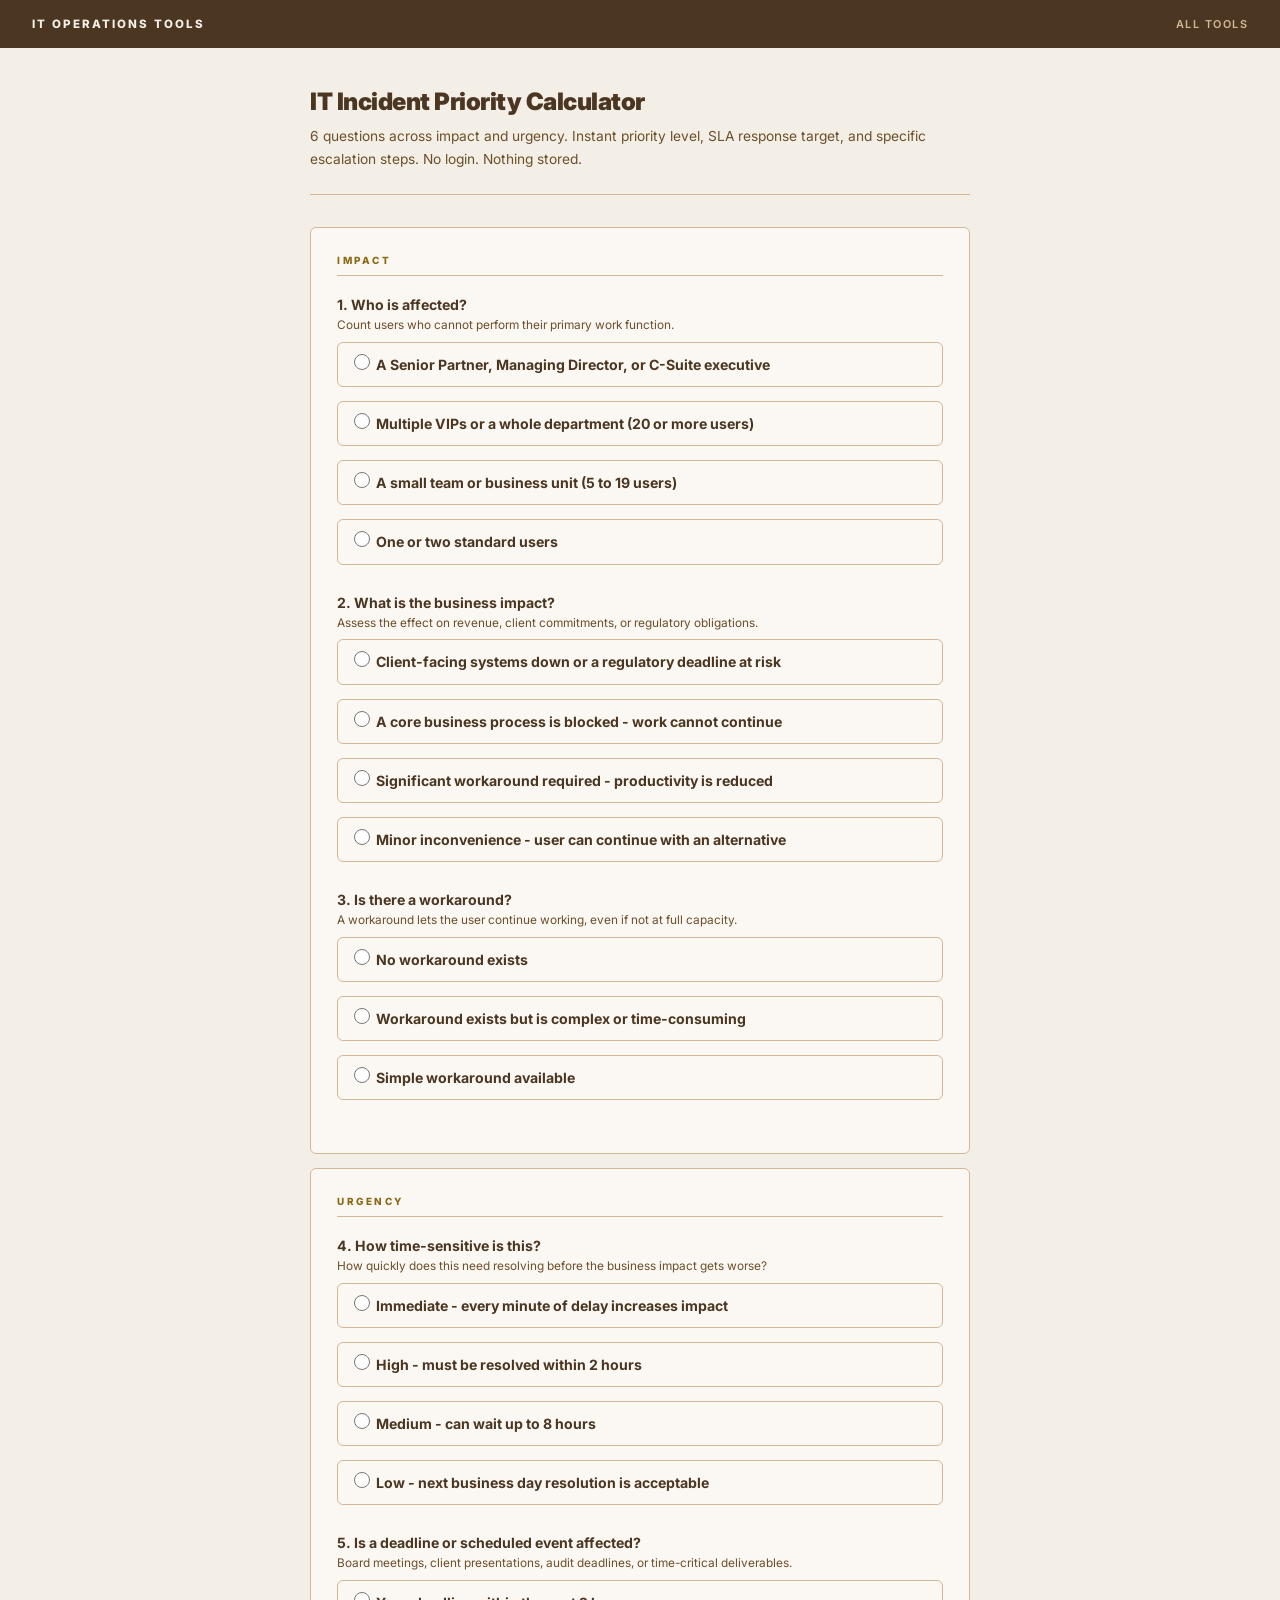
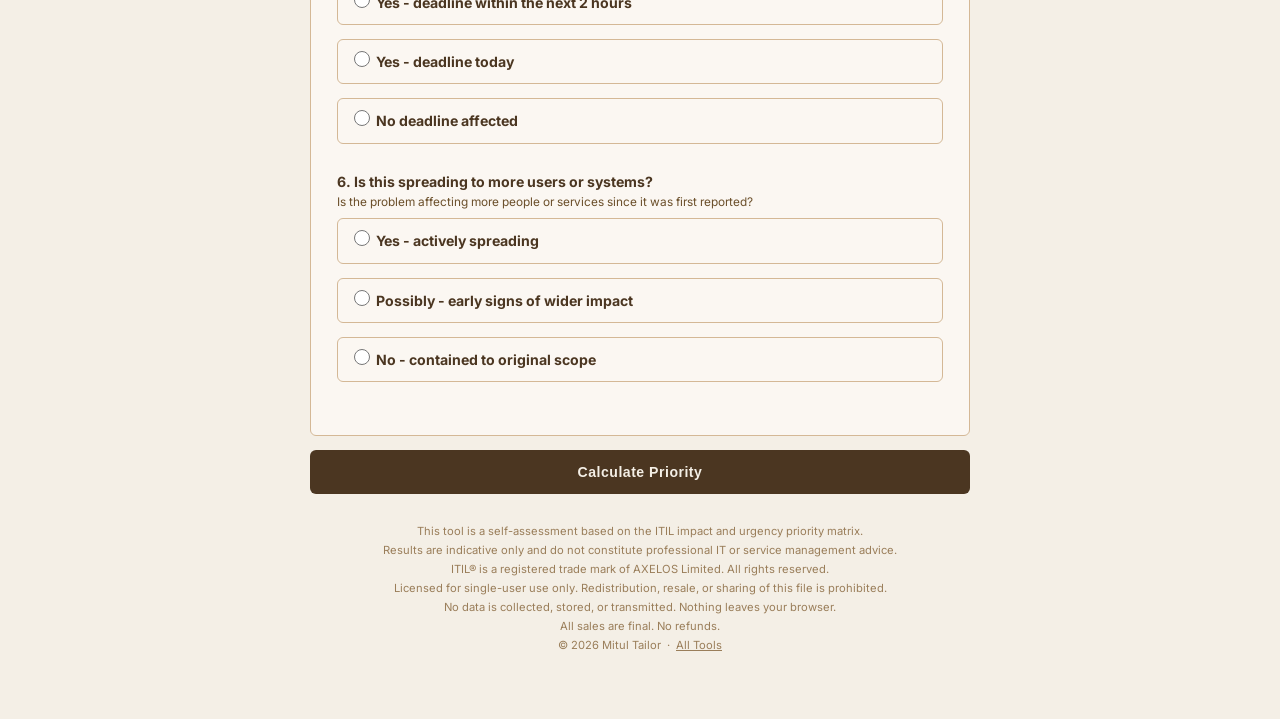
<file: incident-priority/index.html>
<!DOCTYPE html>
<html lang="en">
<head>
<meta charset="UTF-8">
<meta name="viewport" content="width=device-width, initial-scale=1.0">
<title>IT Incident Priority Calculator  -  IT Operations Tools</title>
<link href="https://fonts.googleapis.com/css2?family=Inter:wght@400;600;700;800;900&display=swap" rel="stylesheet">
<style>*,*::before,*::after{box-sizing:border-box;margin:0;padding:0}
body{font-family:'Inter',sans-serif;background:#F4EFE6;color:#4B3621;min-height:100vh;padding:0}
.site-nav{background:#4B3621;padding:0 32px;height:48px;display:flex;align-items:center;justify-content:space-between;position:sticky;top:0;z-index:100}
.nav-brand{font-size:.72rem;font-weight:800;letter-spacing:2px;text-transform:uppercase;color:#F4EFE6;text-decoration:none}
.nav-links{display:flex;gap:24px}
.nav-links a{font-size:.68rem;font-weight:600;letter-spacing:1.5px;text-transform:uppercase;color:#D4B896;text-decoration:none;transition:color .15s}
.nav-links a:hover{color:#F4EFE6}
.container{max-width:700px;margin:0 auto;padding:40px 20px 64px}
.tool-header{margin-bottom:32px;padding-bottom:24px;border-bottom:1px solid #D4B896}
.tool-header h1{font-size:1.5rem;font-weight:900;letter-spacing:-.5px;color:#4B3621;margin-bottom:8px;line-height:1.2}
.tool-header p{font-size:.86rem;color:#6B4F2A;line-height:1.65}
.card{background:#FBF7F2;border:1px solid #D4B896;border-radius:6px;padding:26px;margin-bottom:14px}
.section-title{font-size:.62rem;font-weight:800;letter-spacing:2.5px;text-transform:uppercase;color:#8B6914;margin-bottom:18px;padding-bottom:9px;border-bottom:1px solid #D4B896}
.question{margin-bottom:20px}
.question label{display:block;font-size:.88rem;font-weight:700;color:#4B3621;margin-bottom:7px;line-height:1.5}
.question .hint{font-size:.74rem;color:#6B4F2A;font-weight:400;margin-top:2px;display:block}
.options{display:flex;flex-direction:column;gap:7px}
.option{display:flex;align-items:center;gap:14px;padding:11px 16px;border:1.5px solid #D4B896;border-radius:6px;cursor:pointer;font-size:.83rem;color:#4B3621;line-height:1.45;transition:border-color .15s,background .15s}
.option:hover{border-color:#8B6914;background:#EDE4D5}
.option input[type="radio"]{width:16px;height:16px;flex-shrink:0;margin:0;accent-color:#8B6914;cursor:pointer}
.option.selected{border-color:#4B3621;background:#EDE4D5;color:#4B3621;font-weight:700}
.btn-run{display:block;width:100%;padding:14px;background:#4B3621;color:#F4EFE6;border:none;border-radius:6px;font-size:.88rem;font-weight:800;letter-spacing:.5px;cursor:pointer;margin-top:10px;transition:background .2s}
.btn-run:hover{background:#3a2818}
.btn-reset{display:block;width:100%;padding:12px;background:transparent;color:#4B3621;border:2px solid #4B3621;border-radius:6px;font-size:.86rem;font-weight:800;cursor:pointer;margin-top:8px;transition:all .2s}
.btn-reset:hover{background:#4B3621;color:#F4EFE6}
.error-msg{display:none;color:#7B1A1A;font-size:.8rem;margin-top:10px;padding:10px 14px;background:#F5E4E4;border-radius:6px;border-left:3px solid #9B2B2B}
.result-card{display:none;background:#FBF7F2;border:1px solid #D4B896;border-radius:6px;padding:26px;margin-bottom:14px}
.verdict-wrap{text-align:center;margin-bottom:26px}
.verdict-badge{display:inline-block;padding:8px 24px;border-radius:4px;font-size:.76rem;font-weight:800;letter-spacing:1.5px;text-transform:uppercase;margin-bottom:10px}
.v-proceed{background:#D4EDDA;color:#1A5C2A}
.v-caution{background:#FFF3CD;color:#7B5800}
.v-hold{background:#F8D7DA;color:#7B1A1A}
.verdict-text{font-size:.86rem;color:#6B4F2A;line-height:1.6;max-width:500px;margin:0 auto}
.score-row{display:flex;align-items:center;gap:12px;margin-bottom:11px}
.score-lbl{font-size:.74rem;font-weight:700;color:#4B3621;width:160px;flex-shrink:0}
.bar-t{flex:1;height:6px;background:#D4B896;border-radius:3px;overflow:hidden}
.bar-f{height:100%;border-radius:3px;transition:width 1.2s cubic-bezier(.16,1,.3,1)}
.score-pct{font-size:.74rem;font-weight:800;color:#4B3621;width:36px;text-align:right}
.findings{margin-bottom:18px}
.findings-title{font-size:.62rem;font-weight:800;letter-spacing:2px;text-transform:uppercase;color:#8B6914;margin-bottom:11px;padding-bottom:8px;border-bottom:1px solid #D4B896}
.fi{display:flex;gap:10px;margin-bottom:9px;font-size:.82rem;line-height:1.5;color:#4B3621}
.dims{margin-bottom:22px}
.dims-title{font-size:.62rem;font-weight:800;letter-spacing:2px;text-transform:uppercase;color:#8B6914;margin-bottom:13px}
.priority-badge{display:inline-block;padding:10px 28px;border-radius:4px;font-size:1.15rem;font-weight:900;letter-spacing:-.3px;margin-bottom:10px}
.p1{background:#F8D7DA;color:#7B1A1A}
.p2{background:#FFF3CD;color:#7B5800}
.p3{background:#D4EDDA;color:#1A5C2A}
.p4{background:#E8E0D4;color:#4B3621}
.sla-clock{background:#EDE4D5;border-radius:6px;padding:16px;margin-bottom:20px;text-align:center;border:1px solid #D4B896}
.sla-title{font-size:.62rem;font-weight:800;letter-spacing:2px;text-transform:uppercase;color:#8B6914;margin-bottom:6px}
.sla-time{font-size:2rem;font-weight:900;color:#4B3621;letter-spacing:-1px;line-height:1}
.sla-sub{font-size:.72rem;color:#6B4F2A;margin-top:4px}
.mkt{margin-bottom:22px}
.mkt-title{font-size:.62rem;font-weight:800;letter-spacing:2px;text-transform:uppercase;color:#8B6914;margin-bottom:13px}
.mkt-row{display:grid;grid-template-columns:120px 1fr auto;gap:12px;align-items:center;margin-bottom:9px}
.mkt-label{font-size:.76rem;font-weight:700;color:#4B3621}
.mkt-range{font-size:.72rem;font-weight:800;color:#4B3621;text-align:right;white-space:nowrap}
.insight{background:#EDE4D5;border-radius:6px;padding:16px;margin-bottom:16px;border:1px solid #D4B896}
.insight-title{font-size:.62rem;font-weight:800;letter-spacing:2px;text-transform:uppercase;color:#8B6914;margin-bottom:7px}
.insight-text{font-size:.8rem;color:#4B3621;line-height:1.6}
.footer-note{text-align:center;font-size:.7rem;color:#9A7E5A;margin-top:28px;line-height:1.7}
.footer-note a{color:#9A7E5A}
</style>
</head>
<body>
<nav class="site-nav">
  <a class="nav-brand" href="https://mitultaylor.github.io/it-tools/">IT Operations Tools</a>
  <div class="nav-links"><a href="https://mitultaylor.github.io/it-tools/">All Tools</a></div>
</nav>
<div class="container">
<div class="tool-header">
  <h1>IT Incident Priority Calculator</h1>
  <p>6 questions across impact and urgency. Instant priority level, SLA response target, and specific escalation steps. No login. Nothing stored.</p>
</div>
<form id="auditForm">

<div class="card">
<div class="section-title">Impact</div>

<div class="question">
<label>1. Who is affected?<span class="hint">Count users who cannot perform their primary work function.</span></label>
<div class="options">
<label class="option"><input type="radio" name="q1" value="4">&nbsp;&nbsp;A Senior Partner, Managing Director, or C-Suite executive</label>
<label class="option"><input type="radio" name="q1" value="3">&nbsp;&nbsp;Multiple VIPs or a whole department (20 or more users)</label>
<label class="option"><input type="radio" name="q1" value="2">&nbsp;&nbsp;A small team or business unit (5 to 19 users)</label>
<label class="option"><input type="radio" name="q1" value="1">&nbsp;&nbsp;One or two standard users</label>
</div>
</div>

<div class="question">
<label>2. What is the business impact?<span class="hint">Assess the effect on revenue, client commitments, or regulatory obligations.</span></label>
<div class="options">
<label class="option"><input type="radio" name="q2" value="4">&nbsp;&nbsp;Client-facing systems down or a regulatory deadline at risk</label>
<label class="option"><input type="radio" name="q2" value="3">&nbsp;&nbsp;A core business process is blocked  -  work cannot continue</label>
<label class="option"><input type="radio" name="q2" value="2">&nbsp;&nbsp;Significant workaround required  -  productivity is reduced</label>
<label class="option"><input type="radio" name="q2" value="1">&nbsp;&nbsp;Minor inconvenience  -  user can continue with an alternative</label>
</div>
</div>

<div class="question">
<label>3. Is there a workaround?<span class="hint">A workaround lets the user continue working, even if not at full capacity.</span></label>
<div class="options">
<label class="option"><input type="radio" name="q3" value="1">&nbsp;&nbsp;No workaround exists</label>
<label class="option"><input type="radio" name="q3" value="2">&nbsp;&nbsp;Workaround exists but is complex or time-consuming</label>
<label class="option"><input type="radio" name="q3" value="3">&nbsp;&nbsp;Simple workaround available</label>
</div>
</div>
</div>

<div class="card">
<div class="section-title">Urgency</div>

<div class="question">
<label>4. How time-sensitive is this?<span class="hint">How quickly does this need resolving before the business impact gets worse?</span></label>
<div class="options">
<label class="option"><input type="radio" name="q4" value="4">&nbsp;&nbsp;Immediate  -  every minute of delay increases impact</label>
<label class="option"><input type="radio" name="q4" value="3">&nbsp;&nbsp;High  -  must be resolved within 2 hours</label>
<label class="option"><input type="radio" name="q4" value="2">&nbsp;&nbsp;Medium  -  can wait up to 8 hours</label>
<label class="option"><input type="radio" name="q4" value="1">&nbsp;&nbsp;Low  -  next business day resolution is acceptable</label>
</div>
</div>

<div class="question">
<label>5. Is a deadline or scheduled event affected?<span class="hint">Board meetings, client presentations, audit deadlines, or time-critical deliverables.</span></label>
<div class="options">
<label class="option"><input type="radio" name="q5" value="3">&nbsp;&nbsp;Yes  -  deadline within the next 2 hours</label>
<label class="option"><input type="radio" name="q5" value="2">&nbsp;&nbsp;Yes  -  deadline today</label>
<label class="option"><input type="radio" name="q5" value="1">&nbsp;&nbsp;No deadline affected</label>
</div>
</div>

<div class="question">
<label>6. Is this spreading to more users or systems?<span class="hint">Is the problem affecting more people or services since it was first reported?</span></label>
<div class="options">
<label class="option"><input type="radio" name="q6" value="3">&nbsp;&nbsp;Yes  -  actively spreading</label>
<label class="option"><input type="radio" name="q6" value="2">&nbsp;&nbsp;Possibly  -  early signs of wider impact</label>
<label class="option"><input type="radio" name="q6" value="1">&nbsp;&nbsp;No  -  contained to original scope</label>
</div>
</div>
</div>

<div class="error-msg" id="errorMsg">Answer all 6 questions before calculating priority.</div>
<button type="button" class="btn-run" onclick="calcPriority()">Calculate Priority</button>
</form>

<div class="result-card" id="resultCard">
<div class="section-title">Incident Priority</div>
<div class="verdict-wrap">
  <div class="priority-badge" id="priorityBadge"></div>
  <p class="verdict-text" id="priorityText"></p>
</div>
<div class="sla-clock">
  <div class="sla-title">SLA Response Target</div>
  <div class="sla-time" id="slaTime"></div>
  <div class="sla-sub" id="slaSub"></div>
</div>
<div class="findings" id="findingsBlock"></div>
<button type="button" class="btn-reset" onclick="resetCalc()">Calculate Another</button>
</div>

<p class="footer-note">
  This tool is a self-assessment based on the ITIL impact and urgency priority matrix.<br>
  Results are indicative only and do not constitute professional IT or service management advice.<br>
  ITIL&reg; is a registered trade mark of AXELOS Limited. All rights reserved.<br>
  Licensed for single-user use only. Redistribution, resale, or sharing of this file is prohibited.<br>
  No data is collected, stored, or transmitted. Nothing leaves your browser.<br>
  All sales are final. No refunds.<br>
  &copy; 2026 Mitul Tailor &nbsp;&middot;&nbsp; <a href="https://mitultaylor.github.io/it-tools/" style="color:#9A7E5A">All Tools</a>
</p>
</div>
<script>
document.querySelectorAll('.option input[type="radio"]').forEach(r=>{r.addEventListener('change',function(){const n=this.name;document.querySelectorAll('input[name="'+n+'"]').forEach(x=>x.closest('.option').classList.remove('selected'));this.closest('.option').classList.add('selected')})});
function calcPriority(){
  const qs=['q1','q2','q3','q4','q5','q6'];const a={};let ok=true;
  qs.forEach(q=>{const v=document.querySelector('input[name="'+q+'"]:checked');if(!v)ok=false;else a[q]=parseInt(v.value)});
  const err=document.getElementById('errorMsg');
  if(!ok){err.style.display='block';err.scrollIntoView({behavior:'smooth',block:'center'});return}
  err.style.display='none';
  const impact=a.q1+a.q2+(4-a.q3);
  const urgency=a.q4+a.q5+a.q6;
  const total=impact+urgency;
  let priority,badge,text,slaTime,slaSub,findings=[];
  if(total>=17){priority=1;badge='Priority 1 - Critical';text='Complete stoppage or VIP impact with immediate deadline risk. Assign now. Do not queue.';slaTime='15 min';slaSub='Response target | Resolve within 1 hour';findings=[{i:'⚠',t:'Assign to a senior engineer immediately.'},{i:'⚠',t:'Notify IT management and affected stakeholders now.'},{i:'⚠',t:'Open a bridge call if multiple teams are needed.'},{i:'⚠',t:'Update status every 15 minutes until resolved.'}]}
  else if(total>=13){priority=2;badge='Priority 2 - High';text='Significant business impact, no workaround, high time pressure. Assign within 15 minutes.';slaTime='1 hour';slaSub='Response target | Resolve within 4 hours';findings=[{i:'⚠',t:'Assign within 15 minutes. Do not batch with the standard queue.'},{i:'⚠',t:'Confirm workaround options with the user.'},{i:'⚠',t:'Escalate to next tier if no progress within 30 minutes.'},{i:'⚠',t:'Update the user every 30 minutes.'}]}
  else if(total>=8){priority=3;badge='Priority 3 - Medium';text='Moderate impact with a workaround available or enough time before escalation. Manage in queue but do not defer.';slaTime='4 hours';slaSub='Response target | Resolve within 8 hours';findings=[{i:'i',t:'Assign within 4 hours through standard queue management.'},{i:'i',t:'Confirm the workaround with the user and set a resolution expectation.'},{i:'i',t:'Monitor for scope expansion  -  reprioritise if more users are affected.'}]}
  else{priority=4;badge='Priority 4 - Low';text='Minimal impact. User can continue working. Schedule resolution without disrupting higher-priority work.';slaTime='Next day';slaSub='Response target | Resolve within 3 business days';findings=[{i:'i',t:'Log and queue for scheduled resolution.'},{i:'i',t:'Confirm the workaround with the user and document it.'},{i:'i',t:'Group with similar low-priority items for efficient batch resolution.'}]}
  document.getElementById('resultCard').style.display='block';
  document.getElementById('auditForm').style.display='none';
  const pb=document.getElementById('priorityBadge');
  pb.textContent=badge;pb.className='priority-badge p'+priority;
  document.getElementById('priorityText').textContent=text;
  document.getElementById('slaTime').textContent=slaTime;
  document.getElementById('slaSub').textContent=slaSub;
  document.getElementById('findingsBlock').innerHTML='<div class="findings-title">What to do now</div>'+findings.map(f=>'<div class="fi"><span>'+f.i+'</span><span>'+f.t+'</span></div>').join('');
  document.getElementById('resultCard').scrollIntoView({behavior:'smooth',block:'start'});
}
function resetCalc(){document.getElementById('auditForm').style.display='block';document.getElementById('resultCard').style.display='none';document.querySelectorAll('input[type="radio"]').forEach(r=>{r.checked=false;r.closest('.option').classList.remove('selected')});window.scrollTo({top:0,behavior:'smooth'})}
</script>
</body>
</html>
</file>
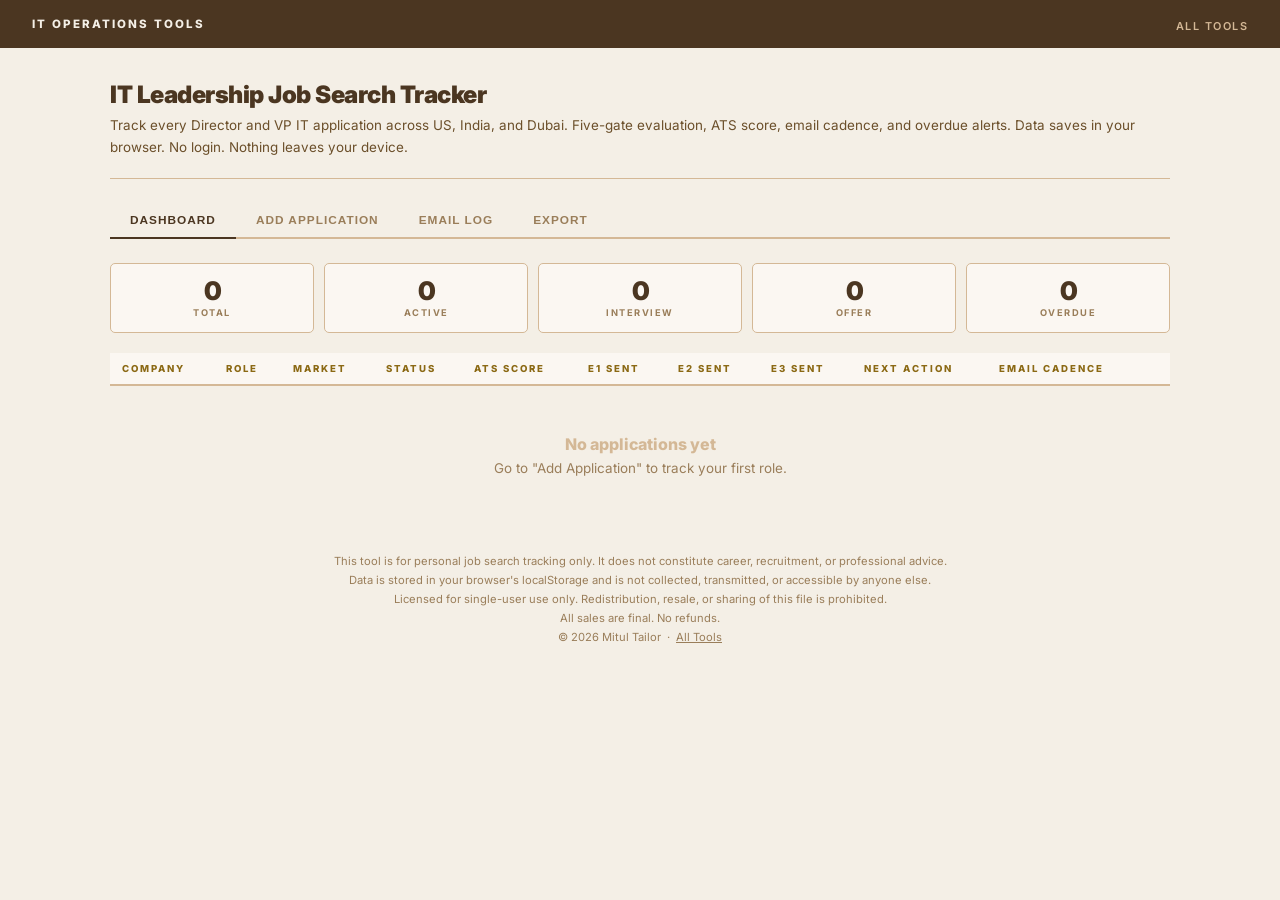
<file: it-job-tracker/index.html>
<!DOCTYPE html>
<html lang="en">
<head>
<meta charset="UTF-8">
<meta name="viewport" content="width=device-width, initial-scale=1.0">
<title>IT Leadership Job Search Tracker  -  IT Operations Tools</title>
<link href="https://fonts.googleapis.com/css2?family=Inter:wght@300;400;600;700;800;900&display=swap" rel="stylesheet">
<style>
*,*::before,*::after{box-sizing:border-box;margin:0;padding:0}
body{font-family:'Inter',sans-serif;background:#F4EFE6;color:#4B3621;min-height:100vh}
.site-nav{background:#4B3621;padding:0 32px;height:48px;display:flex;align-items:center;justify-content:space-between;position:sticky;top:0;z-index:100}
.nav-brand{font-size:.72rem;font-weight:800;letter-spacing:2px;text-transform:uppercase;color:#F4EFE6;text-decoration:none}
.nav-links a{font-size:.68rem;font-weight:600;letter-spacing:1.5px;text-transform:uppercase;color:#D4B896;text-decoration:none}
.nav-links a:hover{color:#F4EFE6}
.container{max-width:1100px;margin:0 auto;padding:32px 20px 64px}
.tool-header{margin-bottom:24px;padding-bottom:20px;border-bottom:1px solid #D4B896}
.tool-header h1{font-size:1.5rem;font-weight:900;letter-spacing:-.5px;color:#4B3621;margin-bottom:6px}
.tool-header p{font-size:.84rem;color:#6B4F2A;line-height:1.6}

/* TABS */
.tabs{display:flex;gap:0;border-bottom:2px solid #D4B896;margin-bottom:24px}
.tab{padding:10px 20px;font-size:.74rem;font-weight:700;letter-spacing:1px;text-transform:uppercase;border:none;background:transparent;cursor:pointer;color:#9A7E5A;border-bottom:2px solid transparent;margin-bottom:-2px;transition:all .15s}
.tab.active{color:#4B3621;border-bottom-color:#4B3621}
.tab:hover{color:#4B3621}
.tab-content{display:none}
.tab-content.active{display:block}

/* ADD FORM */
.add-card{background:#FBF7F2;border:1px solid #D4B896;border-radius:6px;padding:22px;margin-bottom:20px}
.add-card h3{font-size:.65rem;font-weight:800;letter-spacing:2px;text-transform:uppercase;color:#8B6914;margin-bottom:16px;padding-bottom:8px;border-bottom:1px solid #D4B896}
.form-grid{display:grid;grid-template-columns:repeat(3,1fr);gap:12px;margin-bottom:14px}
.form-grid-2{display:grid;grid-template-columns:repeat(2,1fr);gap:12px;margin-bottom:14px}
.field label{display:block;font-size:.65rem;font-weight:700;letter-spacing:1px;text-transform:uppercase;color:#8B6914;margin-bottom:5px}
.field input,.field select,.field textarea{width:100%;padding:9px 12px;border:1.5px solid #D4B896;border-radius:5px;font-size:.83rem;color:#4B3621;background:#F4EFE6;font-family:'Inter',sans-serif;transition:border-color .15s}
.field input:focus,.field select:focus,.field textarea:focus{outline:none;border-color:#8B6914;background:#FBF7F2}
.field textarea{resize:vertical;min-height:60px}
.btn-add{padding:11px 22px;background:#4B3621;color:#F4EFE6;border:none;border-radius:5px;font-size:.78rem;font-weight:800;cursor:pointer;transition:background .2s}
.btn-add:hover{background:#3a2818}
.btn-secondary{padding:11px 18px;background:transparent;color:#4B3621;border:1.5px solid #4B3621;border-radius:5px;font-size:.78rem;font-weight:800;cursor:pointer;margin-left:8px;transition:all .2s}
.btn-secondary:hover{background:#4B3621;color:#F4EFE6}

/* STATS BAR */
.stats-bar{display:grid;grid-template-columns:repeat(5,1fr);gap:10px;margin-bottom:20px}
.stat-box{background:#FBF7F2;border:1px solid #D4B896;border-radius:5px;padding:14px;text-align:center}
.stat-box .sn{font-size:1.6rem;font-weight:900;letter-spacing:-1px;color:#4B3621;line-height:1}
.stat-box .sl{font-size:.58rem;font-weight:700;letter-spacing:1.5px;text-transform:uppercase;color:#9A7E5A;margin-top:3px}

/* TABLE */
.table-wrap{overflow-x:auto}
table{width:100%;border-collapse:collapse;font-size:.78rem;min-width:900px}
th{text-align:left;padding:10px 12px;font-size:.6rem;font-weight:800;letter-spacing:2px;text-transform:uppercase;color:#8B6914;border-bottom:2px solid #D4B896;white-space:nowrap;background:#FBF7F2}
td{padding:10px 12px;border-bottom:1px solid #EDE4D5;color:#4B3621;vertical-align:middle}
tr:hover td{background:#FBF7F2}
.badge{display:inline-block;padding:3px 8px;border-radius:3px;font-size:.62rem;font-weight:800;letter-spacing:.5px;text-transform:uppercase;white-space:nowrap}
.b-active{background:#D4EDDA;color:#1A5C2A}
.b-applied{background:#FFF3CD;color:#7B5800}
.b-closed{background:#F8D7DA;color:#7B1A1A}
.b-interview{background:#D4E4FF;color:#1A3C8B}
.b-offer{background:#E4D4FF;color:#3C1A8B}
.b-us{background:#E8E0D4;color:#4B3621}
.b-india{background:#FFF0D4;color:#7B4800}
.b-dubai{background:#D4F0FF;color:#004878}
.b-overdue{background:#F8D7DA;color:#7B1A1A}
.b-due{background:#FFF3CD;color:#7B5800}
.b-ok{background:#D4EDDA;color:#1A5C2A}
.ats-bar{display:flex;align-items:center;gap:6px}
.ats-track{width:60px;height:5px;background:#D4B896;border-radius:3px;overflow:hidden}
.ats-fill{height:100%;border-radius:3px;background:#8B6914}
.btn-del{background:none;border:none;cursor:pointer;color:#D4B896;font-size:.9rem;padding:2px 4px;transition:color .15s}
.btn-del:hover{color:#9B2B2B}
.btn-edit{background:none;border:none;cursor:pointer;color:#D4B896;font-size:.75rem;padding:2px 6px;transition:color .15s;font-weight:700}
.btn-edit:hover{color:#4B3621}

/* EMAIL LOG */
.email-log{background:#FBF7F2;border:1px solid #D4B896;border-radius:5px;padding:14px;margin-bottom:12px}
.email-log h4{font-size:.62rem;font-weight:800;letter-spacing:1.5px;text-transform:uppercase;color:#8B6914;margin-bottom:10px}
.email-row{display:flex;gap:12px;align-items:center;margin-bottom:8px;font-size:.78rem;color:#4B3621;flex-wrap:wrap}
.email-row span{color:#9A7E5A;font-size:.7rem}
.empty-state{text-align:center;padding:48px 20px;color:#9A7E5A;font-size:.84rem}
.empty-state strong{display:block;font-size:1rem;font-weight:800;color:#D4B896;margin-bottom:6px}

.footer-note{text-align:center;font-size:.7rem;color:#9A7E5A;margin-top:28px;line-height:1.7}
.footer-note a{color:#9A7E5A}
</style>
</head>
<body>
<nav class="site-nav">
  <a class="nav-brand" href="https://mitultaylor.github.io/it-tools/">IT Operations Tools</a>
  <div class="nav-links"><a href="https://mitultaylor.github.io/it-tools/">All Tools</a></div>
</nav>
<div class="container">
<div class="tool-header">
  <h1>IT Leadership Job Search Tracker</h1>
  <p>Track every Director and VP IT application across US, India, and Dubai. Five-gate evaluation, ATS score, email cadence, and overdue alerts. Data saves in your browser. No login. Nothing leaves your device.</p>
</div>

<div class="tabs">
  <button class="tab active" onclick="switchTab('dashboard')">Dashboard</button>
  <button class="tab" onclick="switchTab('add')">Add Application</button>
  <button class="tab" onclick="switchTab('emails')">Email Log</button>
  <button class="tab" onclick="switchTab('export')">Export</button>
</div>

<!-- DASHBOARD -->
<div class="tab-content active" id="tab-dashboard">
  <div class="stats-bar" id="statsBar"></div>
  <div class="table-wrap">
    <table id="appTable">
      <thead>
        <tr>
          <th>Company</th>
          <th>Role</th>
          <th>Market</th>
          <th>Status</th>
          <th>ATS Score</th>
          <th>E1 Sent</th>
          <th>E2 Sent</th>
          <th>E3 Sent</th>
          <th>Next Action</th>
          <th>Email Cadence</th>
          <th></th>
        </tr>
      </thead>
      <tbody id="appBody"></tbody>
    </table>
  </div>
  <div class="empty-state" id="emptyState" style="display:none">
    <strong>No applications yet</strong>
    Go to "Add Application" to track your first role.
  </div>
</div>

<!-- ADD APPLICATION -->
<div class="tab-content" id="tab-add">
  <div class="add-card">
    <h3 id="formTitle">New Application</h3>
    <div class="form-grid">
      <div class="field"><label>Company Name *</label><input type="text" id="f-company" placeholder="e.g. Harvey AI"></div>
      <div class="field"><label>Role Title *</label><input type="text" id="f-role" placeholder="e.g. Director IT Operations"></div>
      <div class="field"><label>Market *</label>
        <select id="f-market">
          <option value="">Select market</option>
          <option value="US">US</option>
          <option value="India">India</option>
          <option value="Dubai">Dubai</option>
        </select>
      </div>
      <div class="field"><label>Hiring Manager Name</label><input type="text" id="f-hm-name" placeholder="e.g. John Smith"></div>
      <div class="field"><label>Hiring Manager Email</label><input type="text" id="f-hm-email" placeholder="e.g. john@company.com"></div>
      <div class="field"><label>Status</label>
        <select id="f-status">
          <option value="Applied">Applied</option>
          <option value="Active">Active  -  Emailing</option>
          <option value="Interview">Interview Stage</option>
          <option value="Offer">Offer Received</option>
          <option value="Closed">Closed</option>
        </select>
      </div>
    </div>
    <div class="form-grid">
      <div class="field"><label>E1 Sent Date</label><input type="date" id="f-e1"></div>
      <div class="field"><label>E2 Sent Date</label><input type="date" id="f-e2"></div>
      <div class="field"><label>E3 Sent Date</label><input type="date" id="f-e3"></div>
    </div>
    <h3 style="margin-top:20px">Five-Gate Evaluation</h3>
    <div class="form-grid" style="margin-top:14px">
      <div class="field"><label>Gate 1  -  Sector fit?</label>
        <select id="g1"><option value="0">Not assessed</option><option value="1">Fail</option><option value="2">Pass</option></select>
      </div>
      <div class="field"><label>Gate 2  -  Function match?</label>
        <select id="g2"><option value="0">Not assessed</option><option value="1">Fail</option><option value="2">Pass</option></select>
      </div>
      <div class="field"><label>Gate 3  -  Comp clears floor?</label>
        <select id="g3"><option value="0">Not assessed</option><option value="1">Fail</option><option value="2">Pass</option></select>
      </div>
      <div class="field"><label>Gate 4  -  Location viable?</label>
        <select id="g4"><option value="0">Not assessed</option><option value="1">Fail</option><option value="2">Pass</option></select>
      </div>
      <div class="field"><label>Gate 5  -  Company legitimate?</label>
        <select id="g5"><option value="0">Not assessed</option><option value="1">Fail</option><option value="2">Pass</option></select>
      </div>
    </div>
    <div class="field" style="margin-bottom:14px"><label>Notes</label><textarea id="f-notes" placeholder="Hiring manager research, portal links, next steps..."></textarea></div>
    <button class="btn-add" onclick="saveApp()">Save Application</button>
    <button class="btn-secondary" onclick="clearForm()">Clear</button>
    <span id="form-msg" style="font-size:.75rem;color:#8B6914;margin-left:12px"></span>
  </div>
</div>

<!-- EMAIL LOG -->
<div class="tab-content" id="tab-emails">
  <div class="add-card">
    <h3>Log an Email</h3>
    <div class="form-grid-2">
      <div class="field"><label>Application</label>
        <select id="el-app"><option value="">Select application</option></select>
      </div>
      <div class="field"><label>Email Number</label>
        <select id="el-num"><option value="E1">Email 1</option><option value="E2">Email 2</option><option value="E3">Email 3</option></select>
      </div>
      <div class="field"><label>Date Sent</label><input type="date" id="el-date"></div>
      <div class="field"><label>Outcome</label>
        <select id="el-outcome">
          <option value="Sent">Sent  -  awaiting reply</option>
          <option value="Replied">Reply received</option>
          <option value="Bounced">Bounced</option>
          <option value="OOO">Out of office received</option>
        </select>
      </div>
    </div>
    <div class="field" style="margin-bottom:14px"><label>Notes</label><textarea id="el-notes" placeholder="Subject line used, reply received, next step..."></textarea></div>
    <button class="btn-add" onclick="logEmail()">Log Email</button>
  </div>
  <div id="emailLogList"></div>
</div>

<!-- EXPORT -->
<div class="tab-content" id="tab-export">
  <div class="add-card">
    <h3>Export to CSV</h3>
    <p style="font-size:.82rem;color:#6B4F2A;margin-bottom:16px;line-height:1.6">Download all applications as a CSV file. Opens in Excel or Google Sheets. Your data is stored locally in your browser and is not sent anywhere.</p>
    <button class="btn-add" onclick="exportCSV()">Download CSV</button>
  </div>
  <div class="add-card" style="margin-top:0">
    <h3>Clear All Data</h3>
    <p style="font-size:.82rem;color:#6B4F2A;margin-bottom:16px;line-height:1.6">Permanently delete all applications and email logs from your browser. This cannot be undone.</p>
    <button class="btn-secondary" style="border-color:#9B2B2B;color:#9B2B2B" onclick="clearAll()">Clear All Data</button>
  </div>
</div>

<p class="footer-note">
  This tool is for personal job search tracking only. It does not constitute career, recruitment, or professional advice.<br>
  Data is stored in your browser's localStorage and is not collected, transmitted, or accessible by anyone else.<br>
  Licensed for single-user use only. Redistribution, resale, or sharing of this file is prohibited.<br>
  All sales are final. No refunds.<br>
  &copy; 2026 Mitul Tailor &nbsp;&middot;&nbsp; <a href="https://mitultaylor.github.io/it-tools/">All Tools</a>
</p>
</div>

<script>
let apps = JSON.parse(localStorage.getItem('itjobs') || '[]');
let emails = JSON.parse(localStorage.getItem('itemails') || '[]');
let editId = null;

function save(){localStorage.setItem('itjobs',JSON.stringify(apps));localStorage.setItem('itemails',JSON.stringify(emails))}

function switchTab(t){
  document.querySelectorAll('.tab-content').forEach(c=>c.classList.remove('active'));
  document.querySelectorAll('.tab').forEach(b=>b.classList.remove('active'));
  document.getElementById('tab-'+t).classList.add('active');
  document.querySelectorAll('.tab')[['dashboard','add','emails','export'].indexOf(t)].classList.add('active');
  if(t==='dashboard')renderDashboard();
  if(t==='emails')renderEmailLog();
}

function atsScore(a){
  const gates=[a.g1,a.g2,a.g3,a.g4,a.g5].map(Number);
  const passed=gates.filter(g=>g===2).length;
  return Math.round(passed/5*100);
}

function emailCadence(a){
  const now=new Date();
  const last=a.e3?a.e3:a.e2?a.e2:a.e1?a.e1:null;
  if(!last) return {label:'No email sent',cls:'b-ok'};
  const diff=Math.round((now-new Date(last))/(1000*60*60*24));
  if(a.status==='Closed') return {label:'File closed',cls:'b-closed'};
  if(!a.e1) return {label:'E1 not sent',cls:'b-ok'};
  if(a.e3 && diff>4) return {label:'File closes soon',cls:'b-overdue'};
  if(diff>7 && !a.e2) return {label:'E2 overdue',cls:'b-overdue'};
  if(diff>7 && a.e2 && !a.e3) return {label:'E3 overdue',cls:'b-overdue'};
  if(diff>=5 && !a.e2) return {label:'E2 due soon',cls:'b-due'};
  if(diff>=5 && a.e2 && !a.e3) return {label:'E3 due soon',cls:'b-due'};
  return {label:'On track',cls:'b-ok'};
}

function nextAction(a){
  if(a.status==='Closed') return 'File closed';
  if(!a.e1) return 'Send Email 1';
  if(!a.e2) return 'Send Email 2';
  if(!a.e3) return 'Send Email 3 (final)';
  return 'Await response';
}

function statusCls(s){return{Applied:'b-applied',Active:'b-active',Interview:'b-interview',Offer:'b-offer',Closed:'b-closed'}[s]||'b-applied'}
function mktCls(m){return{US:'b-us',India:'b-india',Dubai:'b-dubai'}[m]||'b-us'}

function renderDashboard(){
  const body=document.getElementById('appBody');
  const empty=document.getElementById('emptyState');
  if(!apps.length){body.innerHTML='';empty.style.display='block';renderStats();return}
  empty.style.display='none';
  body.innerHTML=apps.map((a,i)=>{
    const ats=atsScore(a);
    const cad=emailCadence(a);
    const na=nextAction(a);
    return `<tr>
      <td><strong>${a.company}</strong>${a.hmName?'<br><span style="font-size:.68rem;color:#9A7E5A">'+a.hmName+'</span>':''}</td>
      <td style="max-width:180px;font-size:.74rem">${a.role}</td>
      <td><span class="badge ${mktCls(a.market)}">${a.market}</span></td>
      <td><span class="badge ${statusCls(a.status)}">${a.status}</span></td>
      <td>
        <div class="ats-bar">
          <div class="ats-track"><div class="ats-fill" style="width:${ats}%"></div></div>
          <span style="font-size:.7rem;font-weight:800;color:#4B3621">${ats}%</span>
        </div>
      </td>
      <td style="font-size:.72rem">${a.e1||'--'}</td>
      <td style="font-size:.72rem">${a.e2||'--'}</td>
      <td style="font-size:.72rem">${a.e3||'--'}</td>
      <td style="font-size:.72rem;font-weight:600">${na}</td>
      <td><span class="badge ${cad.cls}">${cad.label}</span></td>
      <td>
        <button class="btn-edit" onclick="editApp(${i})">Edit</button>
        <button class="btn-del" onclick="delApp(${i})" title="Delete">&#10005;</button>
      </td>
    </tr>`;
  }).join('');
  renderStats();
}

function renderStats(){
  const total=apps.length;
  const active=apps.filter(a=>a.status==='Active').length;
  const interview=apps.filter(a=>a.status==='Interview').length;
  const offer=apps.filter(a=>a.status==='Offer').length;
  const overdue=apps.filter(a=>emailCadence(a).cls==='b-overdue').length;
  document.getElementById('statsBar').innerHTML=
    `<div class="stat-box"><div class="sn">${total}</div><div class="sl">Total</div></div>`+
    `<div class="stat-box"><div class="sn">${active}</div><div class="sl">Active</div></div>`+
    `<div class="stat-box"><div class="sn">${interview}</div><div class="sl">Interview</div></div>`+
    `<div class="stat-box"><div class="sn">${offer}</div><div class="sl">Offer</div></div>`+
    `<div class="stat-box"><div class="sn" style="${overdue?'color:#9B2B2B':''}">${overdue}</div><div class="sl">Overdue</div></div>`;
}

function saveApp(){
  const company=document.getElementById('f-company').value.trim();
  const role=document.getElementById('f-role').value.trim();
  const market=document.getElementById('f-market').value;
  if(!company||!role||!market){document.getElementById('form-msg').textContent='Company, role, and market are required.';return}
  const app={
    id:editId||Date.now(),
    company,role,market,
    hmName:document.getElementById('f-hm-name').value.trim(),
    hmEmail:document.getElementById('f-hm-email').value.trim(),
    status:document.getElementById('f-status').value,
    e1:document.getElementById('f-e1').value,
    e2:document.getElementById('f-e2').value,
    e3:document.getElementById('f-e3').value,
    g1:document.getElementById('g1').value,
    g2:document.getElementById('g2').value,
    g3:document.getElementById('g3').value,
    g4:document.getElementById('g4').value,
    g5:document.getElementById('g5').value,
    notes:document.getElementById('f-notes').value.trim(),
  };
  if(editId){const idx=apps.findIndex(a=>a.id===editId);if(idx>-1)apps[idx]=app;editId=null;document.getElementById('formTitle').textContent='New Application';}
  else{apps.push(app)}
  save();clearForm();document.getElementById('form-msg').textContent='Saved.';
  setTimeout(()=>document.getElementById('form-msg').textContent='',2000);
}

function editApp(i){
  const a=apps[i];editId=a.id;
  document.getElementById('f-company').value=a.company;
  document.getElementById('f-role').value=a.role;
  document.getElementById('f-market').value=a.market;
  document.getElementById('f-hm-name').value=a.hmName||'';
  document.getElementById('f-hm-email').value=a.hmEmail||'';
  document.getElementById('f-status').value=a.status;
  document.getElementById('f-e1').value=a.e1||'';
  document.getElementById('f-e2').value=a.e2||'';
  document.getElementById('f-e3').value=a.e3||'';
  document.getElementById('g1').value=a.g1||0;
  document.getElementById('g2').value=a.g2||0;
  document.getElementById('g3').value=a.g3||0;
  document.getElementById('g4').value=a.g4||0;
  document.getElementById('g5').value=a.g5||0;
  document.getElementById('f-notes').value=a.notes||'';
  document.getElementById('formTitle').textContent='Edit Application';
  switchTab('add');
}

function delApp(i){if(confirm('Delete this application?')){apps.splice(i,1);save();renderDashboard()}}

function clearForm(){
  ['f-company','f-role','f-hm-name','f-hm-email','f-e1','f-e2','f-e3','f-notes'].forEach(id=>document.getElementById(id).value='');
  ['f-market','f-status','g1','g2','g3','g4','g5'].forEach(id=>document.getElementById(id).selectedIndex=0);
  editId=null;document.getElementById('formTitle').textContent='New Application';
}

function renderEmailLog(){
  const sel=document.getElementById('el-app');
  sel.innerHTML='<option value="">Select application</option>'+apps.map(a=>`<option value="${a.id}">${a.company} - ${a.role}</option>`).join('');
  const list=document.getElementById('emailLogList');
  if(!emails.length){list.innerHTML='<div class="empty-state"><strong>No emails logged</strong>Use the form above to log sent emails.</div>';return}
  const grouped={};
  emails.forEach(e=>{if(!grouped[e.appId])grouped[e.appId]=[];grouped[e.appId].push(e)});
  list.innerHTML=Object.entries(grouped).map(([appId,elist])=>{
    const app=apps.find(a=>a.id==appId);
    if(!app)return'';
    return`<div class="email-log"><h4>${app.company} - ${app.role}</h4>`+
      elist.map(e=>`<div class="email-row"><strong>${e.num}</strong><span>${e.date}</span><span class="badge ${e.outcome==='Replied'?'b-interview':e.outcome==='Bounced'?'b-closed':'b-applied'}">${e.outcome}</span>${e.notes?'<span>'+e.notes+'</span>':''}<button class="btn-del" onclick="delEmail('${e.id}')">&#10005;</button></div>`).join('')+
      '</div>';
  }).join('');
}

function logEmail(){
  const appId=document.getElementById('el-app').value;
  const date=document.getElementById('el-date').value;
  if(!appId||!date){alert('Select an application and date.');return}
  const em={id:Date.now(),appId,num:document.getElementById('el-num').value,date,outcome:document.getElementById('el-outcome').value,notes:document.getElementById('el-notes').value.trim()};
  emails.push(em);
  // Also update app email dates
  const app=apps.find(a=>a.id==appId);
  if(app){
    if(em.num==='E1')app.e1=date;
    if(em.num==='E2')app.e2=date;
    if(em.num==='E3')app.e3=date;
  }
  save();renderEmailLog();
  document.getElementById('el-notes').value='';
}

function delEmail(id){emails=emails.filter(e=>e.id!=id);save();renderEmailLog()}

function exportCSV(){
  if(!apps.length){alert('No applications to export.');return}
  const headers=['Company','Role','Market','Status','HM Name','HM Email','ATS Score','E1 Sent','E2 Sent','E3 Sent','G1','G2','G3','G4','G5','Notes'];
  const rows=apps.map(a=>[a.company,a.role,a.market,a.status,a.hmName||'',a.hmEmail||'',atsScore(a)+'%',a.e1||'',a.e2||'',a.e3||'',a.g1,a.g2,a.g3,a.g4,a.g5,(a.notes||'').replace(/,/g,';')]);
  const csv=[headers,...rows].map(r=>r.map(c=>'"'+c+'"').join(',')).join('\n');
  const a=document.createElement('a');a.href='data:text/csv;charset=utf-8,'+encodeURIComponent(csv);
  a.download='it-job-tracker-'+new Date().toISOString().slice(0,10)+'.csv';a.click();
}

function clearAll(){
  if(confirm('Delete ALL applications and email logs? This cannot be undone.')){
    apps=[];emails=[];save();renderDashboard();renderEmailLog();
  }
}

renderDashboard();
</script>
</body>
</html>
</file>
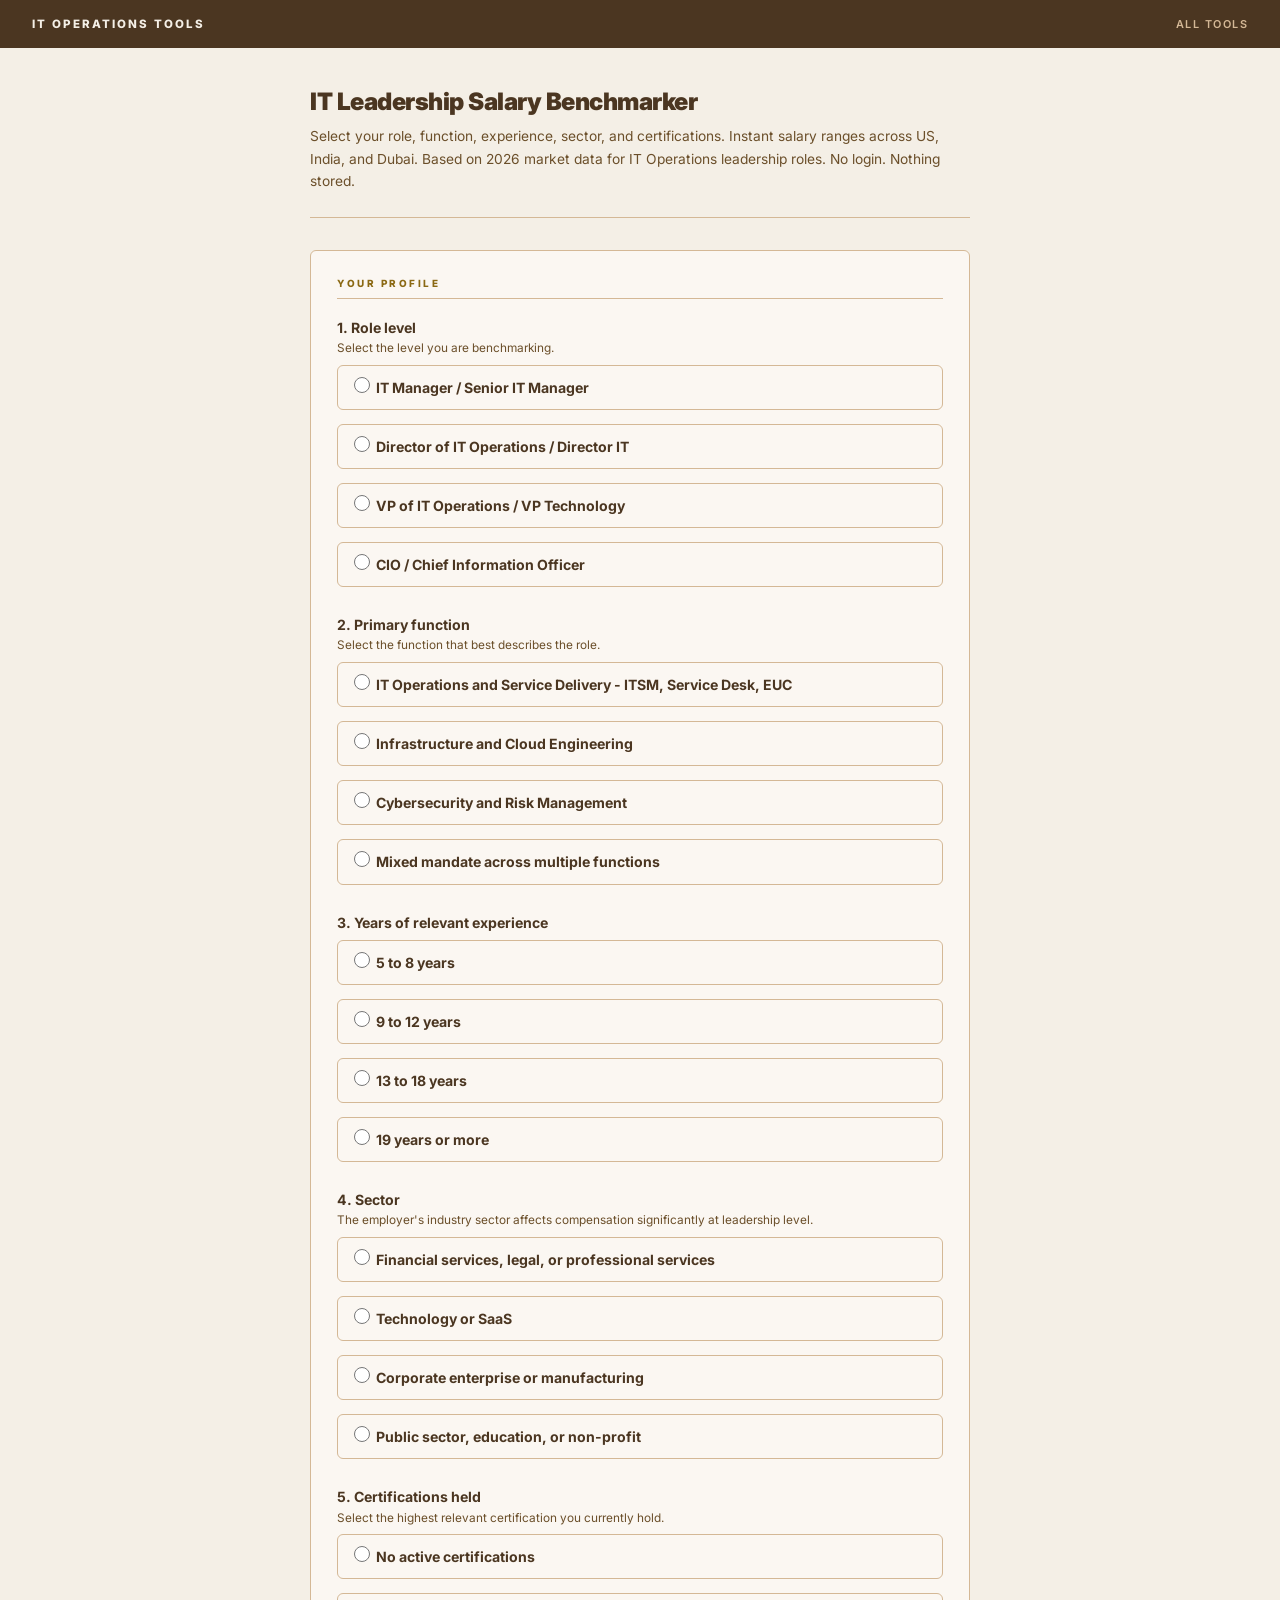
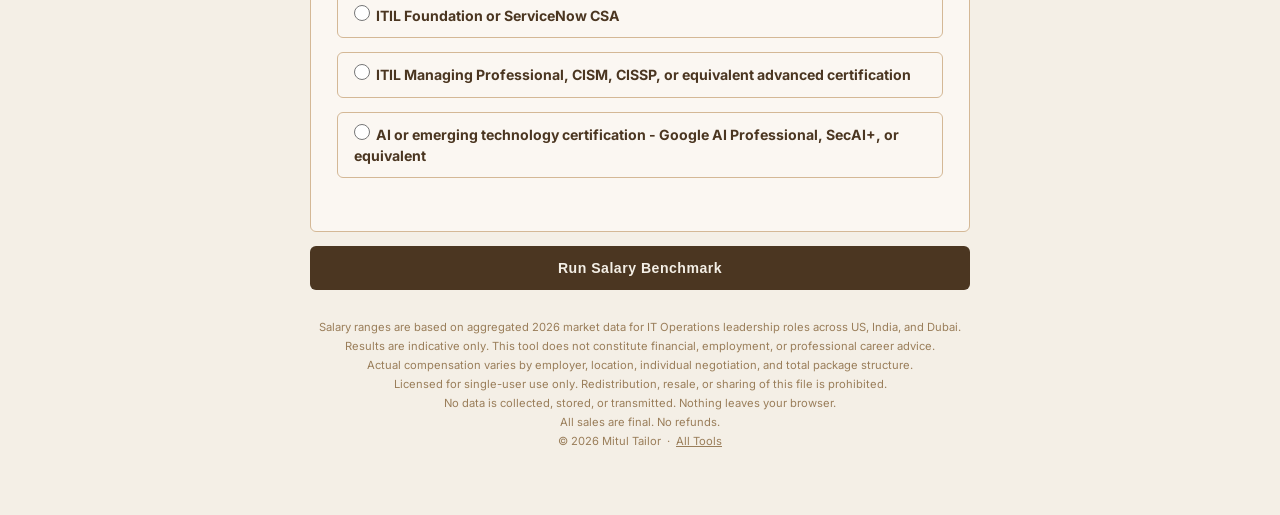
<file: salary-benchmark/index.html>
<!DOCTYPE html>
<html lang="en">
<head>
<meta charset="UTF-8">
<meta name="viewport" content="width=device-width, initial-scale=1.0">
<title>IT Leadership Salary Benchmarker  -  IT Operations Tools</title>
<link href="https://fonts.googleapis.com/css2?family=Inter:wght@400;600;700;800;900&display=swap" rel="stylesheet">
<style>*,*::before,*::after{box-sizing:border-box;margin:0;padding:0}
body{font-family:'Inter',sans-serif;background:#F4EFE6;color:#4B3621;min-height:100vh;padding:0}
.site-nav{background:#4B3621;padding:0 32px;height:48px;display:flex;align-items:center;justify-content:space-between;position:sticky;top:0;z-index:100}
.nav-brand{font-size:.72rem;font-weight:800;letter-spacing:2px;text-transform:uppercase;color:#F4EFE6;text-decoration:none}
.nav-links{display:flex;gap:24px}
.nav-links a{font-size:.68rem;font-weight:600;letter-spacing:1.5px;text-transform:uppercase;color:#D4B896;text-decoration:none;transition:color .15s}
.nav-links a:hover{color:#F4EFE6}
.container{max-width:700px;margin:0 auto;padding:40px 20px 64px}
.tool-header{margin-bottom:32px;padding-bottom:24px;border-bottom:1px solid #D4B896}
.tool-header h1{font-size:1.5rem;font-weight:900;letter-spacing:-.5px;color:#4B3621;margin-bottom:8px;line-height:1.2}
.tool-header p{font-size:.86rem;color:#6B4F2A;line-height:1.65}
.card{background:#FBF7F2;border:1px solid #D4B896;border-radius:6px;padding:26px;margin-bottom:14px}
.section-title{font-size:.62rem;font-weight:800;letter-spacing:2.5px;text-transform:uppercase;color:#8B6914;margin-bottom:18px;padding-bottom:9px;border-bottom:1px solid #D4B896}
.question{margin-bottom:20px}
.question label{display:block;font-size:.88rem;font-weight:700;color:#4B3621;margin-bottom:7px;line-height:1.5}
.question .hint{font-size:.74rem;color:#6B4F2A;font-weight:400;margin-top:2px;display:block}
.options{display:flex;flex-direction:column;gap:7px}
.option{display:flex;align-items:center;gap:14px;padding:11px 16px;border:1.5px solid #D4B896;border-radius:6px;cursor:pointer;font-size:.83rem;color:#4B3621;line-height:1.45;transition:border-color .15s,background .15s}
.option:hover{border-color:#8B6914;background:#EDE4D5}
.option input[type="radio"]{width:16px;height:16px;flex-shrink:0;margin:0;accent-color:#8B6914;cursor:pointer}
.option.selected{border-color:#4B3621;background:#EDE4D5;color:#4B3621;font-weight:700}
.btn-run{display:block;width:100%;padding:14px;background:#4B3621;color:#F4EFE6;border:none;border-radius:6px;font-size:.88rem;font-weight:800;letter-spacing:.5px;cursor:pointer;margin-top:10px;transition:background .2s}
.btn-run:hover{background:#3a2818}
.btn-reset{display:block;width:100%;padding:12px;background:transparent;color:#4B3621;border:2px solid #4B3621;border-radius:6px;font-size:.86rem;font-weight:800;cursor:pointer;margin-top:8px;transition:all .2s}
.btn-reset:hover{background:#4B3621;color:#F4EFE6}
.error-msg{display:none;color:#7B1A1A;font-size:.8rem;margin-top:10px;padding:10px 14px;background:#F5E4E4;border-radius:6px;border-left:3px solid #9B2B2B}
.result-card{display:none;background:#FBF7F2;border:1px solid #D4B896;border-radius:6px;padding:26px;margin-bottom:14px}
.verdict-wrap{text-align:center;margin-bottom:26px}
.verdict-badge{display:inline-block;padding:8px 24px;border-radius:4px;font-size:.76rem;font-weight:800;letter-spacing:1.5px;text-transform:uppercase;margin-bottom:10px}
.v-proceed{background:#D4EDDA;color:#1A5C2A}
.v-caution{background:#FFF3CD;color:#7B5800}
.v-hold{background:#F8D7DA;color:#7B1A1A}
.verdict-text{font-size:.86rem;color:#6B4F2A;line-height:1.6;max-width:500px;margin:0 auto}
.score-row{display:flex;align-items:center;gap:12px;margin-bottom:11px}
.score-lbl{font-size:.74rem;font-weight:700;color:#4B3621;width:160px;flex-shrink:0}
.bar-t{flex:1;height:6px;background:#D4B896;border-radius:3px;overflow:hidden}
.bar-f{height:100%;border-radius:3px;transition:width 1.2s cubic-bezier(.16,1,.3,1)}
.score-pct{font-size:.74rem;font-weight:800;color:#4B3621;width:36px;text-align:right}
.findings{margin-bottom:18px}
.findings-title{font-size:.62rem;font-weight:800;letter-spacing:2px;text-transform:uppercase;color:#8B6914;margin-bottom:11px;padding-bottom:8px;border-bottom:1px solid #D4B896}
.fi{display:flex;gap:10px;margin-bottom:9px;font-size:.82rem;line-height:1.5;color:#4B3621}
.dims{margin-bottom:22px}
.dims-title{font-size:.62rem;font-weight:800;letter-spacing:2px;text-transform:uppercase;color:#8B6914;margin-bottom:13px}
.priority-badge{display:inline-block;padding:10px 28px;border-radius:4px;font-size:1.15rem;font-weight:900;letter-spacing:-.3px;margin-bottom:10px}
.p1{background:#F8D7DA;color:#7B1A1A}
.p2{background:#FFF3CD;color:#7B5800}
.p3{background:#D4EDDA;color:#1A5C2A}
.p4{background:#E8E0D4;color:#4B3621}
.sla-clock{background:#EDE4D5;border-radius:6px;padding:16px;margin-bottom:20px;text-align:center;border:1px solid #D4B896}
.sla-title{font-size:.62rem;font-weight:800;letter-spacing:2px;text-transform:uppercase;color:#8B6914;margin-bottom:6px}
.sla-time{font-size:2rem;font-weight:900;color:#4B3621;letter-spacing:-1px;line-height:1}
.sla-sub{font-size:.72rem;color:#6B4F2A;margin-top:4px}
.mkt{margin-bottom:22px}
.mkt-title{font-size:.62rem;font-weight:800;letter-spacing:2px;text-transform:uppercase;color:#8B6914;margin-bottom:13px}
.mkt-row{display:grid;grid-template-columns:120px 1fr auto;gap:12px;align-items:center;margin-bottom:9px}
.mkt-label{font-size:.76rem;font-weight:700;color:#4B3621}
.mkt-range{font-size:.72rem;font-weight:800;color:#4B3621;text-align:right;white-space:nowrap}
.insight{background:#EDE4D5;border-radius:6px;padding:16px;margin-bottom:16px;border:1px solid #D4B896}
.insight-title{font-size:.62rem;font-weight:800;letter-spacing:2px;text-transform:uppercase;color:#8B6914;margin-bottom:7px}
.insight-text{font-size:.8rem;color:#4B3621;line-height:1.6}
.footer-note{text-align:center;font-size:.7rem;color:#9A7E5A;margin-top:28px;line-height:1.7}
.footer-note a{color:#9A7E5A}
</style>
</head>
<body>
<nav class="site-nav">
  <a class="nav-brand" href="https://mitultaylor.github.io/it-tools/">IT Operations Tools</a>
  <div class="nav-links"><a href="https://mitultaylor.github.io/it-tools/">All Tools</a></div>
</nav>
<div class="container">
<div class="tool-header">
  <h1>IT Leadership Salary Benchmarker</h1>
  <p>Select your role, function, experience, sector, and certifications. Instant salary ranges across US, India, and Dubai. Based on 2026 market data for IT Operations leadership roles. No login. Nothing stored.</p>
</div>
<form id="form">

<div class="card">
<div class="section-title">Your Profile</div>

<div class="question">
<label>1. Role level<span class="hint">Select the level you are benchmarking.</span></label>
<div class="options">
<label class="option"><input type="radio" name="q1" value="manager">&nbsp;&nbsp;IT Manager / Senior IT Manager</label>
<label class="option"><input type="radio" name="q1" value="director">&nbsp;&nbsp;Director of IT Operations / Director IT</label>
<label class="option"><input type="radio" name="q1" value="vp">&nbsp;&nbsp;VP of IT Operations / VP Technology</label>
<label class="option"><input type="radio" name="q1" value="cio">&nbsp;&nbsp;CIO / Chief Information Officer</label>
</div>
</div>

<div class="question">
<label>2. Primary function<span class="hint">Select the function that best describes the role.</span></label>
<div class="options">
<label class="option"><input type="radio" name="q2" value="ops">&nbsp;&nbsp;IT Operations and Service Delivery  -  ITSM, Service Desk, EUC</label>
<label class="option"><input type="radio" name="q2" value="infra">&nbsp;&nbsp;Infrastructure and Cloud Engineering</label>
<label class="option"><input type="radio" name="q2" value="security">&nbsp;&nbsp;Cybersecurity and Risk Management</label>
<label class="option"><input type="radio" name="q2" value="mixed">&nbsp;&nbsp;Mixed mandate across multiple functions</label>
</div>
</div>

<div class="question">
<label>3. Years of relevant experience</label>
<div class="options">
<label class="option"><input type="radio" name="q3" value="junior">&nbsp;&nbsp;5 to 8 years</label>
<label class="option"><input type="radio" name="q3" value="mid">&nbsp;&nbsp;9 to 12 years</label>
<label class="option"><input type="radio" name="q3" value="senior">&nbsp;&nbsp;13 to 18 years</label>
<label class="option"><input type="radio" name="q3" value="exec">&nbsp;&nbsp;19 years or more</label>
</div>
</div>

<div class="question">
<label>4. Sector<span class="hint">The employer's industry sector affects compensation significantly at leadership level.</span></label>
<div class="options">
<label class="option"><input type="radio" name="q4" value="fs">&nbsp;&nbsp;Financial services, legal, or professional services</label>
<label class="option"><input type="radio" name="q4" value="tech">&nbsp;&nbsp;Technology or SaaS</label>
<label class="option"><input type="radio" name="q4" value="corp">&nbsp;&nbsp;Corporate enterprise or manufacturing</label>
<label class="option"><input type="radio" name="q4" value="public">&nbsp;&nbsp;Public sector, education, or non-profit</label>
</div>
</div>

<div class="question">
<label>5. Certifications held<span class="hint">Select the highest relevant certification you currently hold.</span></label>
<div class="options">
<label class="option"><input type="radio" name="q5" value="none">&nbsp;&nbsp;No active certifications</label>
<label class="option"><input type="radio" name="q5" value="itil">&nbsp;&nbsp;ITIL Foundation or ServiceNow CSA</label>
<label class="option"><input type="radio" name="q5" value="advanced">&nbsp;&nbsp;ITIL Managing Professional, CISM, CISSP, or equivalent advanced certification</label>
<label class="option"><input type="radio" name="q5" value="ai">&nbsp;&nbsp;AI or emerging technology certification  -  Google AI Professional, SecAI+, or equivalent</label>
</div>
</div>
</div>

<div class="error-msg" id="errorMsg">Answer all 5 questions before benchmarking.</div>
<button type="button" class="btn-run" onclick="benchmark()">Run Salary Benchmark</button>
</form>

<div class="result-card" id="resultCard">
<div class="section-title">Salary Benchmark Results</div>
<div class="mkt" id="mktBlock"></div>
<div class="insight" id="insightBlock"></div>
<button type="button" class="btn-reset" onclick="reset()">Run Another Benchmark</button>
</div>

<p class="footer-note">
  Salary ranges are based on aggregated 2026 market data for IT Operations leadership roles across US, India, and Dubai.<br>
  Results are indicative only. This tool does not constitute financial, employment, or professional career advice.<br>
  Actual compensation varies by employer, location, individual negotiation, and total package structure.<br>
  Licensed for single-user use only. Redistribution, resale, or sharing of this file is prohibited.<br>
  No data is collected, stored, or transmitted. Nothing leaves your browser.<br>
  All sales are final. No refunds.<br>
  &copy; 2026 Mitul Tailor &nbsp;&middot;&nbsp; <a href="https://mitultaylor.github.io/it-tools/" style="color:#9A7E5A">All Tools</a>
</p>
</div>
<script>
document.querySelectorAll('.option input').forEach(r=>{r.addEventListener('change',function(){const n=this.name;document.querySelectorAll('input[name="'+n+'"]').forEach(x=>x.closest('.option').classList.remove('selected'));this.closest('.option').classList.add('selected')})});
const base={manager:{us:[110,160],india:[2200000,3500000],dubai:[18000,28000]},director:{us:[160,230],india:[3500000,6000000],dubai:[28000,45000]},vp:{us:[210,320],india:[6000000,10000000],dubai:[45000,75000]},cio:{us:[280,500],india:[10000000,20000000],dubai:[70000,130000]}};
const mult={ops:1,infra:1.08,security:1.12,mixed:1.05,junior:0.88,mid:1,senior:1.12,exec:1.22,fs:1.1,tech:1.15,corp:1,public:0.82,none:1,itil:1.03,advanced:1.08,ai:1.06};
function benchmark(){
  const qs=['q1','q2','q3','q4','q5'];const a={};let ok=true;
  qs.forEach(q=>{const v=document.querySelector('input[name="'+q+'"]:checked');if(!v)ok=false;else a[q]=v.value});
  const err=document.getElementById('errorMsg');
  if(!ok){err.style.display='block';err.scrollIntoView({behavior:'smooth',block:'center'});return}
  err.style.display='none';
  const m=mult[a.q2]*mult[a.q3]*mult[a.q4]*mult[a.q5];
  const b=base[a.q1];
  const us=[Math.round(b.us[0]*m),Math.round(b.us[1]*m)];
  const india=[Math.round(b.india[0]*m/100000)*100000,Math.round(b.india[1]*m/100000)*100000];
  const dubai=[Math.round(b.dubai[0]*m/1000)*1000,Math.round(b.dubai[1]*m/1000)*1000];
  document.getElementById('resultCard').style.display='block';
  document.getElementById('form').style.display='none';
  const levels={manager:'IT Manager',director:'Director of IT Operations',vp:'VP IT Operations',cio:'CIO'};
  const gc=v=>v<50?'#9B2B2B':v<75?'#8B6914':'#4a7c59';
  document.getElementById('mktBlock').innerHTML=
    '<div class="mkt-title">Salary ranges by market - '+levels[a.q1]+'</div>'+
    [['United States','$'+us[0]+'K to $'+us[1]+'K',us[1]/500*100],['India (CTC)','₹'+(india[0]/100000).toFixed(0)+'L to ₹'+(india[1]/100000).toFixed(0)+'L',india[1]/2000000*100],['Dubai (AED/mo)','AED '+dubai[0].toLocaleString()+' to '+dubai[1].toLocaleString(),dubai[1]/130000*100]].map((d,i)=>
      '<div class="mkt-row"><span class="mkt-label">'+d[0]+'</span><div class="bar-t"><div class="bar-f" id="mb'+i+'" style="width:0%;background:'+gc(d[2])+'"></div></div><span class="mkt-range">'+d[1]+'</span></div>'
    ).join('');
  setTimeout(()=>{[[0,us[1]/500*100],[1,india[1]/2000000*100],[2,dubai[1]/130000*100]].forEach(d=>document.getElementById('mb'+d[0]).style.width=Math.min(d[1],100)+'%')},100);
  const insights=[];
  if(a.q5==='none')insights.push('Adding ITIL v4 Foundation or ServiceNow CSA adds 3 to 5% to market rate at this level.');
  if(a.q5==='itil')insights.push('An advanced certification  -  CISM, CISSP, or ITIL Managing Professional  -  adds 6 to 10% at this level.');
  if(a.q5==='ai')insights.push('AI certifications carry a premium across all three markets in 2026. This credential is worth maintaining.');
  if(a.q4==='public')insights.push('Public sector compensation is 15 to 22% below private sector at this level. The gap widens at VP and CIO.');
  if(a.q4==='tech')insights.push('Technology sector pays a 12 to 18% premium over corporate enterprise, often with equity on top of base.');
  if(a.q1==='vp'||a.q1==='cio')insights.push('At VP and CIO level, bonus and equity can add 30 to 50% above base. Negotiate total package, not just base salary.');
  if(!insights.length)insights.push('Your profile sits in a well-documented compensation band. Use these ranges as a floor when negotiating, not a ceiling.');
  document.getElementById('insightBlock').innerHTML='<div class="insight-title">Market insights</div><div class="insight-text">'+insights.map(i=>'<p style="margin-bottom:6px">'+i+'</p>').join('')+'</div>';
  document.getElementById('resultCard').scrollIntoView({behavior:'smooth',block:'start'});
}
function reset(){document.getElementById('form').style.display='block';document.getElementById('resultCard').style.display='none';document.querySelectorAll('input[type="radio"]').forEach(r=>{r.checked=false;r.closest('.option').classList.remove('selected')});window.scrollTo({top:0,behavior:'smooth'})}
</script>
</body>
</html>
</file>
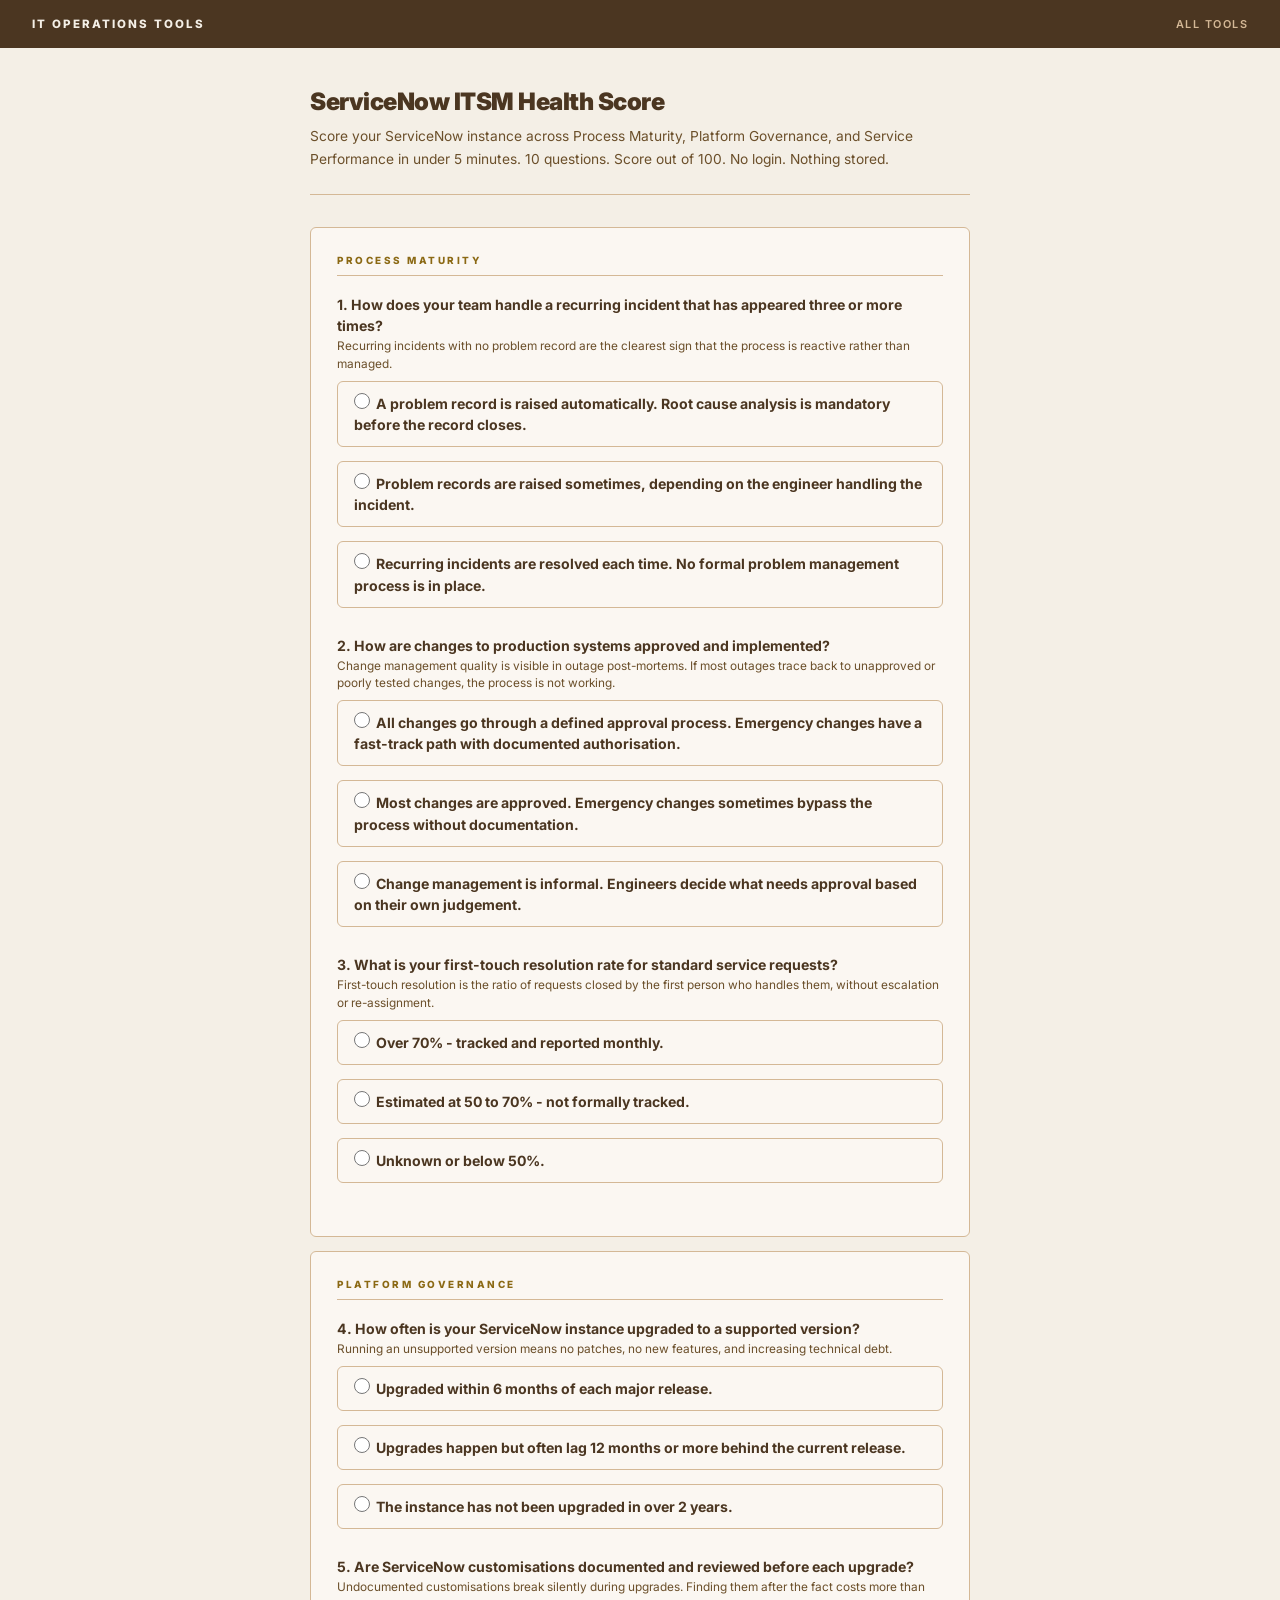
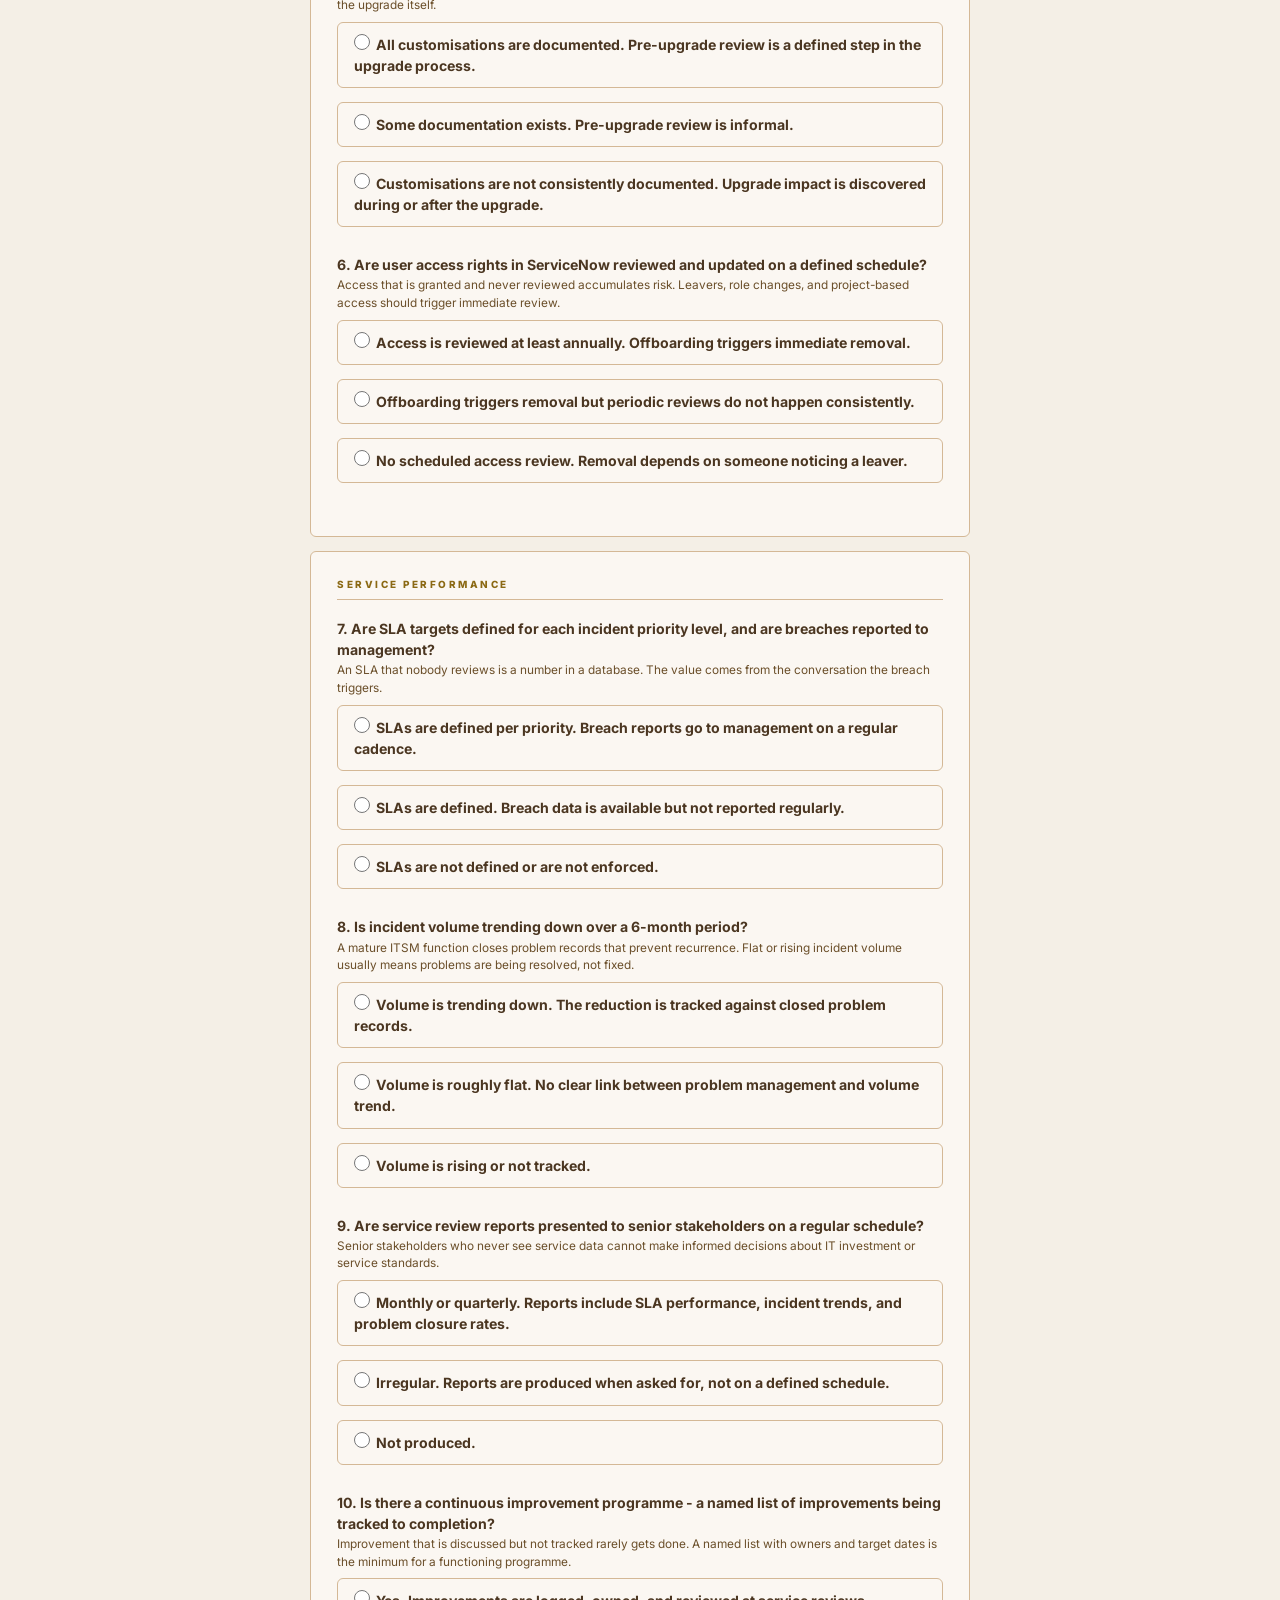
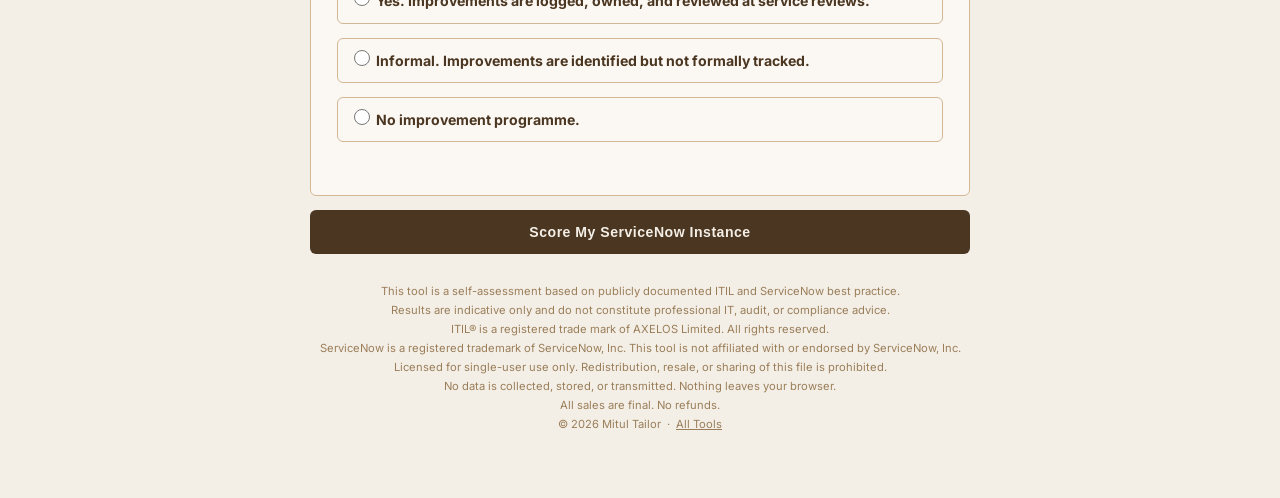
<file: servicenow-health/index.html>
<!DOCTYPE html>
<html lang="en">
<head>
<meta charset="UTF-8">
<meta name="viewport" content="width=device-width, initial-scale=1.0">
<title>ServiceNow ITSM Health Score  -  IT Operations Tools</title>
<link href="https://fonts.googleapis.com/css2?family=Inter:wght@400;600;700;800;900&display=swap" rel="stylesheet">
<style>*,*::before,*::after{box-sizing:border-box;margin:0;padding:0}
body{font-family:'Inter',sans-serif;background:#F4EFE6;color:#4B3621;min-height:100vh;padding:0}
.site-nav{background:#4B3621;padding:0 32px;height:48px;display:flex;align-items:center;justify-content:space-between;position:sticky;top:0;z-index:100}
.nav-brand{font-size:.72rem;font-weight:800;letter-spacing:2px;text-transform:uppercase;color:#F4EFE6;text-decoration:none}
.nav-links{display:flex;gap:24px}
.nav-links a{font-size:.68rem;font-weight:600;letter-spacing:1.5px;text-transform:uppercase;color:#D4B896;text-decoration:none;transition:color .15s}
.nav-links a:hover{color:#F4EFE6}
.container{max-width:700px;margin:0 auto;padding:40px 20px 64px}
.tool-header{margin-bottom:32px;padding-bottom:24px;border-bottom:1px solid #D4B896}
.tool-header h1{font-size:1.5rem;font-weight:900;letter-spacing:-.5px;color:#4B3621;margin-bottom:8px;line-height:1.2}
.tool-header p{font-size:.86rem;color:#6B4F2A;line-height:1.65}
.card{background:#FBF7F2;border:1px solid #D4B896;border-radius:6px;padding:26px;margin-bottom:14px}
.section-title{font-size:.62rem;font-weight:800;letter-spacing:2.5px;text-transform:uppercase;color:#8B6914;margin-bottom:18px;padding-bottom:9px;border-bottom:1px solid #D4B896}
.question{margin-bottom:20px}
.question label{display:block;font-size:.88rem;font-weight:700;color:#4B3621;margin-bottom:7px;line-height:1.5}
.question .hint{font-size:.74rem;color:#6B4F2A;font-weight:400;margin-top:2px;display:block}
.options{display:flex;flex-direction:column;gap:7px}
.option{display:flex;align-items:center;gap:14px;padding:11px 16px;border:1.5px solid #D4B896;border-radius:6px;cursor:pointer;font-size:.83rem;color:#4B3621;line-height:1.45;transition:border-color .15s,background .15s}
.option:hover{border-color:#8B6914;background:#EDE4D5}
.option input[type="radio"]{width:16px;height:16px;flex-shrink:0;margin:0;accent-color:#8B6914;cursor:pointer}
.option.selected{border-color:#4B3621;background:#EDE4D5;color:#4B3621;font-weight:700}
.btn-run{display:block;width:100%;padding:14px;background:#4B3621;color:#F4EFE6;border:none;border-radius:6px;font-size:.88rem;font-weight:800;letter-spacing:.5px;cursor:pointer;margin-top:10px;transition:background .2s}
.btn-run:hover{background:#3a2818}
.btn-reset{display:block;width:100%;padding:12px;background:transparent;color:#4B3621;border:2px solid #4B3621;border-radius:6px;font-size:.86rem;font-weight:800;cursor:pointer;margin-top:8px;transition:all .2s}
.btn-reset:hover{background:#4B3621;color:#F4EFE6}
.error-msg{display:none;color:#7B1A1A;font-size:.8rem;margin-top:10px;padding:10px 14px;background:#F5E4E4;border-radius:6px;border-left:3px solid #9B2B2B}
.result-card{display:none;background:#FBF7F2;border:1px solid #D4B896;border-radius:6px;padding:26px;margin-bottom:14px}
.verdict-wrap{text-align:center;margin-bottom:26px}
.verdict-badge{display:inline-block;padding:8px 24px;border-radius:4px;font-size:.76rem;font-weight:800;letter-spacing:1.5px;text-transform:uppercase;margin-bottom:10px}
.v-proceed{background:#D4EDDA;color:#1A5C2A}
.v-caution{background:#FFF3CD;color:#7B5800}
.v-hold{background:#F8D7DA;color:#7B1A1A}
.verdict-text{font-size:.86rem;color:#6B4F2A;line-height:1.6;max-width:500px;margin:0 auto}
.score-row{display:flex;align-items:center;gap:12px;margin-bottom:11px}
.score-lbl{font-size:.74rem;font-weight:700;color:#4B3621;width:160px;flex-shrink:0}
.bar-t{flex:1;height:6px;background:#D4B896;border-radius:3px;overflow:hidden}
.bar-f{height:100%;border-radius:3px;transition:width 1.2s cubic-bezier(.16,1,.3,1)}
.score-pct{font-size:.74rem;font-weight:800;color:#4B3621;width:36px;text-align:right}
.findings{margin-bottom:18px}
.findings-title{font-size:.62rem;font-weight:800;letter-spacing:2px;text-transform:uppercase;color:#8B6914;margin-bottom:11px;padding-bottom:8px;border-bottom:1px solid #D4B896}
.fi{display:flex;gap:10px;margin-bottom:9px;font-size:.82rem;line-height:1.5;color:#4B3621}
.dims{margin-bottom:22px}
.dims-title{font-size:.62rem;font-weight:800;letter-spacing:2px;text-transform:uppercase;color:#8B6914;margin-bottom:13px}
.priority-badge{display:inline-block;padding:10px 28px;border-radius:4px;font-size:1.15rem;font-weight:900;letter-spacing:-.3px;margin-bottom:10px}
.p1{background:#F8D7DA;color:#7B1A1A}
.p2{background:#FFF3CD;color:#7B5800}
.p3{background:#D4EDDA;color:#1A5C2A}
.p4{background:#E8E0D4;color:#4B3621}
.sla-clock{background:#EDE4D5;border-radius:6px;padding:16px;margin-bottom:20px;text-align:center;border:1px solid #D4B896}
.sla-title{font-size:.62rem;font-weight:800;letter-spacing:2px;text-transform:uppercase;color:#8B6914;margin-bottom:6px}
.sla-time{font-size:2rem;font-weight:900;color:#4B3621;letter-spacing:-1px;line-height:1}
.sla-sub{font-size:.72rem;color:#6B4F2A;margin-top:4px}
.mkt{margin-bottom:22px}
.mkt-title{font-size:.62rem;font-weight:800;letter-spacing:2px;text-transform:uppercase;color:#8B6914;margin-bottom:13px}
.mkt-row{display:grid;grid-template-columns:120px 1fr auto;gap:12px;align-items:center;margin-bottom:9px}
.mkt-label{font-size:.76rem;font-weight:700;color:#4B3621}
.mkt-range{font-size:.72rem;font-weight:800;color:#4B3621;text-align:right;white-space:nowrap}
.insight{background:#EDE4D5;border-radius:6px;padding:16px;margin-bottom:16px;border:1px solid #D4B896}
.insight-title{font-size:.62rem;font-weight:800;letter-spacing:2px;text-transform:uppercase;color:#8B6914;margin-bottom:7px}
.insight-text{font-size:.8rem;color:#4B3621;line-height:1.6}
.footer-note{text-align:center;font-size:.7rem;color:#9A7E5A;margin-top:28px;line-height:1.7}
.footer-note a{color:#9A7E5A}
</style>
</head>
<body>
<nav class="site-nav">
  <a class="nav-brand" href="https://mitultaylor.github.io/it-tools/">IT Operations Tools</a>
  <div class="nav-links"><a href="https://mitultaylor.github.io/it-tools/">All Tools</a></div>
</nav>
<div class="container">
<div class="tool-header">
  <h1>ServiceNow ITSM Health Score</h1>
  <p>Score your ServiceNow instance across Process Maturity, Platform Governance, and Service Performance in under 5 minutes. 10 questions. Score out of 100. No login. Nothing stored.</p>
</div>
<form id="form">

<div class="card">
<div class="section-title">Process Maturity</div>
<div class="question">
<label>1. How does your team handle a recurring incident that has appeared three or more times?<span class="hint">Recurring incidents with no problem record are the clearest sign that the process is reactive rather than managed.</span></label>
<div class="options">
<label class="option"><input type="radio" name="q1" value="10">&nbsp;&nbsp;A problem record is raised automatically. Root cause analysis is mandatory before the record closes.</label>
<label class="option"><input type="radio" name="q1" value="6">&nbsp;&nbsp;Problem records are raised sometimes, depending on the engineer handling the incident.</label>
<label class="option"><input type="radio" name="q1" value="2">&nbsp;&nbsp;Recurring incidents are resolved each time. No formal problem management process is in place.</label>
</div>
</div>

<div class="question">
<label>2. How are changes to production systems approved and implemented?<span class="hint">Change management quality is visible in outage post-mortems. If most outages trace back to unapproved or poorly tested changes, the process is not working.</span></label>
<div class="options">
<label class="option"><input type="radio" name="q2" value="10">&nbsp;&nbsp;All changes go through a defined approval process. Emergency changes have a fast-track path with documented authorisation.</label>
<label class="option"><input type="radio" name="q2" value="6">&nbsp;&nbsp;Most changes are approved. Emergency changes sometimes bypass the process without documentation.</label>
<label class="option"><input type="radio" name="q2" value="2">&nbsp;&nbsp;Change management is informal. Engineers decide what needs approval based on their own judgement.</label>
</div>
</div>

<div class="question">
<label>3. What is your first-touch resolution rate for standard service requests?<span class="hint">First-touch resolution is the ratio of requests closed by the first person who handles them, without escalation or re-assignment.</span></label>
<div class="options">
<label class="option"><input type="radio" name="q3" value="10">&nbsp;&nbsp;Over 70%  -  tracked and reported monthly.</label>
<label class="option"><input type="radio" name="q3" value="6">&nbsp;&nbsp;Estimated at 50 to 70%  -  not formally tracked.</label>
<label class="option"><input type="radio" name="q3" value="2">&nbsp;&nbsp;Unknown or below 50%.</label>
</div>
</div>
</div>

<div class="card">
<div class="section-title">Platform Governance</div>
<div class="question">
<label>4. How often is your ServiceNow instance upgraded to a supported version?<span class="hint">Running an unsupported version means no patches, no new features, and increasing technical debt.</span></label>
<div class="options">
<label class="option"><input type="radio" name="q4" value="10">&nbsp;&nbsp;Upgraded within 6 months of each major release.</label>
<label class="option"><input type="radio" name="q4" value="6">&nbsp;&nbsp;Upgrades happen but often lag 12 months or more behind the current release.</label>
<label class="option"><input type="radio" name="q4" value="2">&nbsp;&nbsp;The instance has not been upgraded in over 2 years.</label>
</div>
</div>

<div class="question">
<label>5. Are ServiceNow customisations documented and reviewed before each upgrade?<span class="hint">Undocumented customisations break silently during upgrades. Finding them after the fact costs more than the upgrade itself.</span></label>
<div class="options">
<label class="option"><input type="radio" name="q5" value="10">&nbsp;&nbsp;All customisations are documented. Pre-upgrade review is a defined step in the upgrade process.</label>
<label class="option"><input type="radio" name="q5" value="5">&nbsp;&nbsp;Some documentation exists. Pre-upgrade review is informal.</label>
<label class="option"><input type="radio" name="q5" value="1">&nbsp;&nbsp;Customisations are not consistently documented. Upgrade impact is discovered during or after the upgrade.</label>
</div>
</div>

<div class="question">
<label>6. Are user access rights in ServiceNow reviewed and updated on a defined schedule?<span class="hint">Access that is granted and never reviewed accumulates risk. Leavers, role changes, and project-based access should trigger immediate review.</span></label>
<div class="options">
<label class="option"><input type="radio" name="q6" value="10">&nbsp;&nbsp;Access is reviewed at least annually. Offboarding triggers immediate removal.</label>
<label class="option"><input type="radio" name="q6" value="5">&nbsp;&nbsp;Offboarding triggers removal but periodic reviews do not happen consistently.</label>
<label class="option"><input type="radio" name="q6" value="1">&nbsp;&nbsp;No scheduled access review. Removal depends on someone noticing a leaver.</label>
</div>
</div>
</div>

<div class="card">
<div class="section-title">Service Performance</div>
<div class="question">
<label>7. Are SLA targets defined for each incident priority level, and are breaches reported to management?<span class="hint">An SLA that nobody reviews is a number in a database. The value comes from the conversation the breach triggers.</span></label>
<div class="options">
<label class="option"><input type="radio" name="q7" value="10">&nbsp;&nbsp;SLAs are defined per priority. Breach reports go to management on a regular cadence.</label>
<label class="option"><input type="radio" name="q7" value="5">&nbsp;&nbsp;SLAs are defined. Breach data is available but not reported regularly.</label>
<label class="option"><input type="radio" name="q7" value="1">&nbsp;&nbsp;SLAs are not defined or are not enforced.</label>
</div>
</div>

<div class="question">
<label>8. Is incident volume trending down over a 6-month period?<span class="hint">A mature ITSM function closes problem records that prevent recurrence. Flat or rising incident volume usually means problems are being resolved, not fixed.</span></label>
<div class="options">
<label class="option"><input type="radio" name="q8" value="10">&nbsp;&nbsp;Volume is trending down. The reduction is tracked against closed problem records.</label>
<label class="option"><input type="radio" name="q8" value="5">&nbsp;&nbsp;Volume is roughly flat. No clear link between problem management and volume trend.</label>
<label class="option"><input type="radio" name="q8" value="1">&nbsp;&nbsp;Volume is rising or not tracked.</label>
</div>
</div>

<div class="question">
<label>9. Are service review reports presented to senior stakeholders on a regular schedule?<span class="hint">Senior stakeholders who never see service data cannot make informed decisions about IT investment or service standards.</span></label>
<div class="options">
<label class="option"><input type="radio" name="q9" value="10">&nbsp;&nbsp;Monthly or quarterly. Reports include SLA performance, incident trends, and problem closure rates.</label>
<label class="option"><input type="radio" name="q9" value="5">&nbsp;&nbsp;Irregular. Reports are produced when asked for, not on a defined schedule.</label>
<label class="option"><input type="radio" name="q9" value="1">&nbsp;&nbsp;Not produced.</label>
</div>
</div>

<div class="question">
<label>10. Is there a continuous improvement programme  -  a named list of improvements being tracked to completion?<span class="hint">Improvement that is discussed but not tracked rarely gets done. A named list with owners and target dates is the minimum for a functioning programme.</span></label>
<div class="options">
<label class="option"><input type="radio" name="q10" value="10">&nbsp;&nbsp;Yes. Improvements are logged, owned, and reviewed at service reviews.</label>
<label class="option"><input type="radio" name="q10" value="5">&nbsp;&nbsp;Informal. Improvements are identified but not formally tracked.</label>
<label class="option"><input type="radio" name="q10" value="1">&nbsp;&nbsp;No improvement programme.</label>
</div>
</div>
</div>

<div class="error-msg" id="errorMsg">Answer all 10 questions before scoring.</div>
<button type="button" class="btn-run" onclick="score()">Score My ServiceNow Instance</button>
</form>

<div class="result-card" id="resultCard">
<div class="section-title">Your ServiceNow Health Score</div>
<div class="verdict-wrap">
  <div class="verdict-badge" id="vbadge"></div>
  <p class="verdict-text" id="vtext"></p>
</div>
<div class="dims"><div class="dims-title">Breakdown by area</div><div id="dimBars"></div></div>
<div class="findings" id="findingsBlock"></div>
<button type="button" class="btn-reset" onclick="reset()">Run Again</button>
</div>

<p class="footer-note">
  This tool is a self-assessment based on publicly documented ITIL and ServiceNow best practice.<br>
  Results are indicative only and do not constitute professional IT, audit, or compliance advice.<br>
  ITIL&reg; is a registered trade mark of AXELOS Limited. All rights reserved.<br>
  ServiceNow is a registered trademark of ServiceNow, Inc. This tool is not affiliated with or endorsed by ServiceNow, Inc.<br>
  Licensed for single-user use only. Redistribution, resale, or sharing of this file is prohibited.<br>
  No data is collected, stored, or transmitted. Nothing leaves your browser.<br>
  All sales are final. No refunds.<br>
  &copy; 2026 Mitul Tailor &nbsp;&middot;&nbsp; <a href="https://mitultaylor.github.io/it-tools/" style="color:#9A7E5A">All Tools</a>
</p>
</div>
<script>
document.querySelectorAll('.option input').forEach(r=>{r.addEventListener('change',function(){const n=this.name;document.querySelectorAll('input[name="'+n+'"]').forEach(x=>x.closest('.option').classList.remove('selected'));this.closest('.option').classList.add('selected')})});
function score(){
  const qs=['q1','q2','q3','q4','q5','q6','q7','q8','q9','q10'];const a={};let ok=true;
  qs.forEach(q=>{const v=document.querySelector('input[name="'+q+'"]:checked');if(!v)ok=false;else a[q]=parseInt(v.value)});
  const err=document.getElementById('errorMsg');
  if(!ok){err.style.display='block';err.scrollIntoView({behavior:'smooth',block:'center'});return}
  err.style.display='none';
  const pm=a.q1+a.q2+a.q3,pg=a.q4+a.q5+a.q6,sp=a.q7+a.q8+a.q9+a.q10;
  const total=pm+pg+sp;
  const pPM=Math.round(pm/30*100),pPG=Math.round(pg/30*100),pSP=Math.round(sp/40*100);
  const overall=Math.round(total/100*100);
  let badge,cls,txt,findings=[];
  if(overall>=85){badge='Strong  -  '+overall+'/100';cls='v-proceed';txt='The platform is well-governed and the processes are working. The improvement programme is the key to staying here.'}
  else if(overall>=65){badge='Functional  -  '+overall+'/100';cls='v-caution';txt='The instance is working but has gaps that will cost more to fix later than now. Address the findings below before the next platform review.'}
  else if(overall>=45){badge='At risk  -  '+overall+'/100';cls='v-caution';txt='Process gaps and governance weaknesses are accumulating. The platform is not returning the value it should.'}
  else{badge='Critical  -  '+overall+'/100';cls='v-hold';txt='The platform needs a recovery plan. Start with process and governance before touching the platform configuration.'}
  document.getElementById('resultCard').style.display='block';
  document.getElementById('form').style.display='none';
  const vb=document.getElementById('vbadge');vb.textContent=badge;vb.className='verdict-badge '+cls;
  document.getElementById('vtext').textContent=txt;
  const gc=p=>p>=80?'#4a7c59':p>=60?'#8B6914':'#9B2B2B';
  document.getElementById('dimBars').innerHTML=[['Process Maturity',pPM],['Platform Governance',pPG],['Service Performance',pSP]].map(d=>'<div class="score-row"><span class="score-lbl">'+d[0]+'</span><div class="bar-t"><div class="bar-f" id="bd_'+d[0].replace(/ /g,'_')+'" style="width:0%;background:'+gc(d[1])+'"></div></div><span class="score-pct">'+d[1]+'%</span></div>').join('');
  setTimeout(()=>{[['Process_Maturity',pPM],['Platform_Governance',pPG],['Service_Performance',pSP]].forEach(d=>document.getElementById('bd_'+d[0]).style.width=d[1]+'%')},100);
  if(a.q1<6)findings.push({i:'⚠',t:'Problem management is inconsistent. Recurring incidents that close without a problem record are the most expensive gap in a mature ITSM function.'});
  if(a.q2<6)findings.push({i:'⚠',t:'Change management has gaps. Emergency changes without documented authorisation are an audit risk and a common source of outages.'});
  if(a.q3<6)findings.push({i:'⚠',t:'First-touch resolution is low or not tracked. Measure it for 30 days. The number alone will identify where to focus.'});
  if(a.q4<6)findings.push({i:'⚠',t:'The instance is running a version that may not receive patches. Build an upgrade plan and a test environment.'});
  if(a.q5<5)findings.push({i:'⚠',t:'Undocumented customisations will cause problems at the next upgrade. Audit them now, not during the upgrade window.'});
  if(a.q6<5)findings.push({i:'⚠',t:'Access review gaps create compliance risk. Schedule a quarterly review and ensure offboarding triggers immediate removal.'});
  if(a.q7<5)findings.push({i:'⚠',t:'SLA reporting to management does not happen regularly. Without it, service standards drift without anyone noticing.'});
  if(a.q8<5)findings.push({i:'⚠',t:'Incident volume is flat or rising. Check whether problem records are actually being closed with permanent fixes, not workarounds.'});
  if(a.q9<5)findings.push({i:'⚠',t:'Service reviews are not on a regular schedule. Stakeholders who do not see data cannot make informed decisions about IT investment.'});
  if(a.q10<5)findings.push({i:'⚠',t:'No formal improvement programme. Identify three improvements, assign an owner to each, and review at the next service review.'});
  if(!findings.length)findings.push({i:'✓',t:'No critical gaps. Keep the improvement programme active and review the score in 6 months.'});
  document.getElementById('findingsBlock').innerHTML='<div class="findings-title">What to fix first</div>'+findings.map(f=>'<div class="fi"><span>'+f.i+'</span><span>'+f.t+'</span></div>').join('');
  document.getElementById('resultCard').scrollIntoView({behavior:'smooth',block:'start'});
}
function reset(){document.getElementById('form').style.display='block';document.getElementById('resultCard').style.display='none';document.querySelectorAll('input[type="radio"]').forEach(r=>{r.checked=false;r.closest('.option').classList.remove('selected')});window.scrollTo({top:0,behavior:'smooth'})}
</script>
</body>
</html>
</file>
